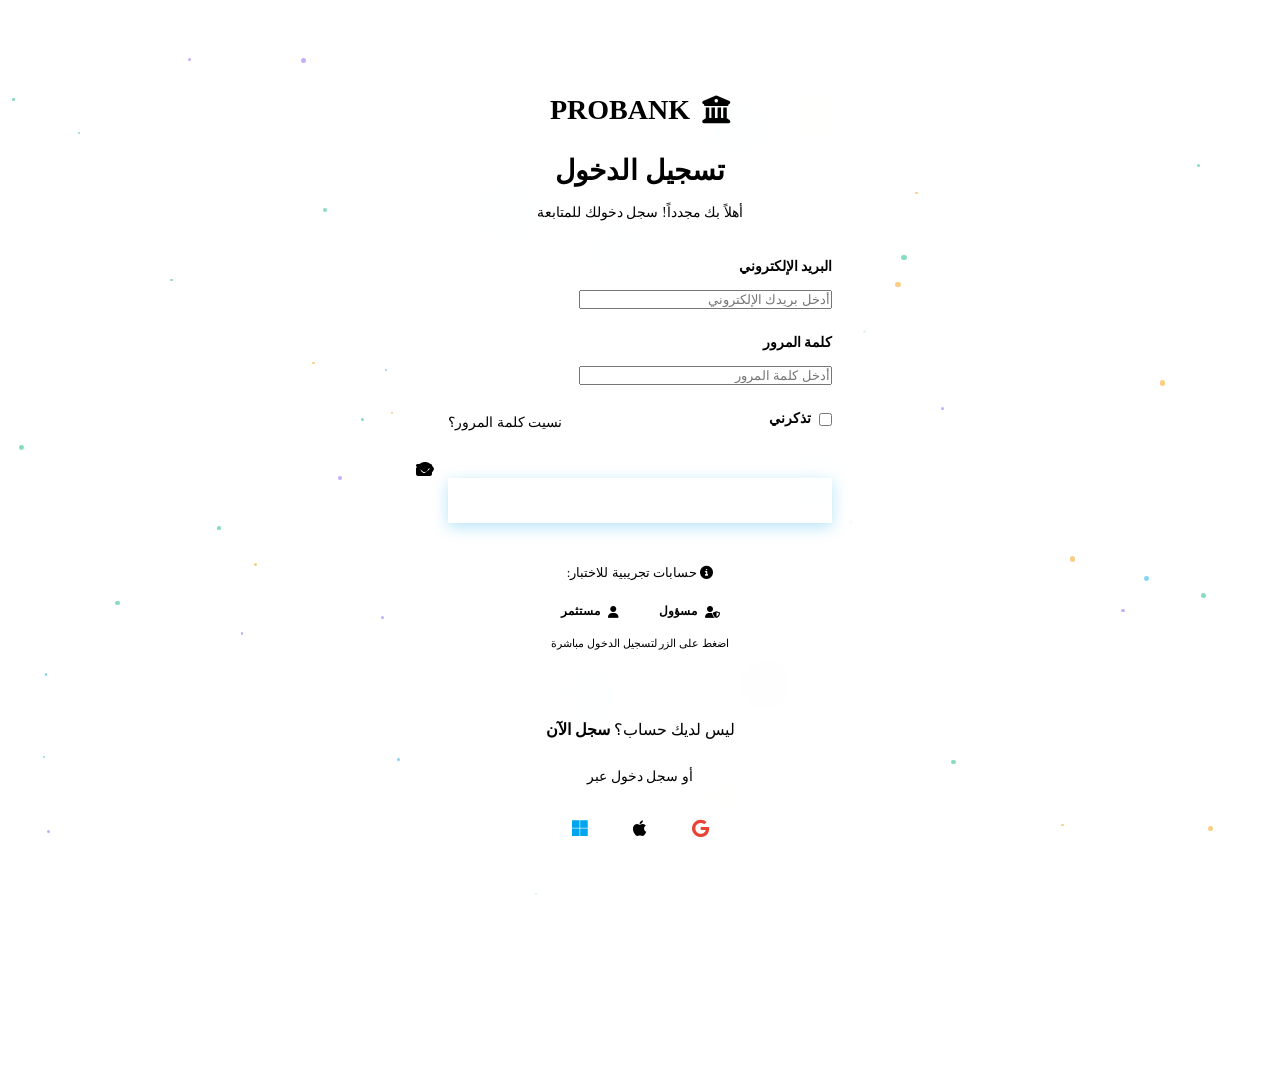
<file: academy.html>
<!DOCTYPE html>
<html lang="ar" dir="rtl">
<head>
    <meta charset="UTF-8">
    <meta name="viewport" content="width=device-width, initial-scale=1.0">
    <title>PROBANK - الأكاديمية</title>
    <link rel="stylesheet" href="style.css">
    <link href="https://fonts.googleapis.com/css2?family=Cairo:wght@300;400;600;700;800&display=swap" rel="stylesheet">
    <link rel="stylesheet" href="https://cdnjs.cloudflare.com/ajax/libs/font-awesome/6.4.0/css/all.min.css">
</head>
<body>
    <div class="particles-container" id="particles"></div>

    <!-- Sidebar -->
    <aside class="sidebar" id="sidebar">
        <div class="sidebar-header">
            <div class="logo">
                <i class="fas fa-university"></i>
                <span>PROBANK</span>
            </div>
            <button class="sidebar-toggle" id="sidebarToggle">
                <i class="fas fa-bars"></i>
            </button>
        </div>
        <nav class="sidebar-nav">
            <a href="dashboard.html" class="nav-item">
                <i class="fas fa-home"></i>
                <span>الرئيسية</span>
            </a>
            <a href="transactions.html" class="nav-item">
                <i class="fas fa-exchange-alt"></i>
                <span>المعاملات</span>
            </a>
            <a href="investments.html" class="nav-item">
                <i class="fas fa-chart-line"></i>
                <span>الاستثمارات</span>
            </a>
            <a href="reports.html" class="nav-item">
                <i class="fas fa-file-alt"></i>
                <span>التقارير</span>
            </a>
            <a href="academy.html" class="nav-item active">
                <i class="fas fa-graduation-cap"></i>
                <span>الأكاديمية</span>
            </a>
            <a href="settings.html" class="nav-item">
                <i class="fas fa-cog"></i>
                <span>الإعدادات</span>
            </a>
            <div class="nav-divider"></div>
            <a href="admin.html" class="nav-item">
                <i class="fas fa-shield-alt"></i>
                <span>لوحة الإدارة</span>
            </a>
        </nav>
        <div class="sidebar-footer">
            <div class="user-info">
                <img src="https://ui-avatars.com/api/?name=Ahmed+Mohamed&background=0ea5e9&color=fff" alt="User" class="user-avatar">
                <div class="user-details">
                    <span class="user-name">أحمد محمد</span>
                    <span class="user-role">مستثمر</span>
                </div>
            </div>
        </div>
    </aside>

    <!-- Main Content -->
    <main class="main-content">
        <!-- Top Bar -->
        <header class="top-bar">
            <div class="search-box">
                <i class="fas fa-search"></i>
                <input type="text" placeholder="البحث في الدورات...">
            </div>
            <div class="top-bar-actions">
                <button class="btn-icon" id="themeToggle">
                    <i class="fas fa-moon"></i>
                </button>
                <button class="btn-icon" id="notificationsBtn">
                    <i class="fas fa-bell"></i>
                    <span class="badge">3</span>
                </button>
                <div class="user-dropdown">
                    <img src="https://ui-avatars.com/api/?name=Ahmed+Mohamed&background=0ea5e9&color=fff" alt="User" class="user-avatar">
                </div>
            </div>
        </header>

        <!-- Academy Content -->
        <div class="content-wrapper">
            <div class="page-header">
                <h1>أكاديمية PROBANK</h1>
                <p>تعلم أساسيات الاستثمار واستراتيجيات بناء الثروة</p>
            </div>

            <!-- Progress Overview -->
            <div class="stats-grid">
                <div class="stat-card glass">
                    <div class="stat-icon" style="background: linear-gradient(135deg, #0ea5e9, #0284c7);">
                        <i class="fas fa-book-open"></i>
                    </div>
                    <div class="stat-info">
                        <span class="stat-value">12</span>
                        <span class="stat-label">دورة متاحة</span>
                    </div>
                </div>
                <div class="stat-card glass">
                    <div class="stat-icon" style="background: linear-gradient(135deg, #10b981, #059669);">
                        <i class="fas fa-check-circle"></i>
                    </div>
                    <div class="stat-info">
                        <span class="stat-value">4</span>
                        <span class="stat-label">دورات مكتملة</span>
                    </div>
                </div>
                <div class="stat-card glass">
                    <div class="stat-icon" style="background: linear-gradient(135deg, #f59e0b, #d97706);">
                        <i class="fas fa-clock"></i>
                    </div>
                    <div class="stat-info">
                        <span class="stat-value">24</span>
                        <span class="stat-label">ساعة تعليم</span>
                    </div>
                </div>
                <div class="stat-card glass">
                    <div class="stat-icon" style="background: linear-gradient(135deg, #8b5cf6, #7c3aed);">
                        <i class="fas fa-trophy"></i>
                    </div>
                    <div class="stat-info">
                        <span class="stat-value">3</span>
                        <span class="stat-label">شهادات</span>
                    </div>
                </div>
            </div>

            <!-- My Courses -->
            <div class="content-card glass">
                <div class="card-header">
                    <h3><i class="fas fa-play-circle"></i> دوراتي</h3>
                </div>
                <div class="investments-grid">
                    <div class="course-card glass">
                        <div class="course-image" style="background: linear-gradient(135deg, #0ea5e9, #0284c7);">
                            <i class="fas fa-chart-line"></i>
                        </div>
                        <h4>أساسيات الاستثمار</h4>
                        <p>تعلم المفاهيم الأساسية للاستثمار وكيفية بناء محفظة متنوعة</p>
                        <div class="course-progress">
                            <div style="display: flex; justify-content: space-between; margin-bottom: 8px;">
                                <span style="font-size: 13px; color: var(--text-muted);">التقدم</span>
                                <span style="font-size: 13px; font-weight: 600;">75%</span>
                            </div>
                            <div class="course-progress-bar">
                                <div class="course-progress-fill" style="width: 75%"></div>
                            </div>
                        </div>
                        <div style="margin-top: 16px;">
                            <button class="btn btn-primary btn-sm">متابعة</button>
                        </div>
                    </div>

                    <div class="course-card glass">
                        <div class="course-image" style="background: linear-gradient(135deg, #10b981, #059669);">
                            <i class="fas fa-shield-alt"></i>
                        </div>
                        <h4>إدارة المخاطر</h4>
                        <p>كيفية تقييم وإدارة المخاطر في الاستثمارات المختلفة</p>
                        <div class="course-progress">
                            <div style="display: flex; justify-content: space-between; margin-bottom: 8px;">
                                <span style="font-size: 13px; color: var(--text-muted);">التقدم</span>
                                <span style="font-size: 13px; font-weight: 600;">30%</span>
                            </div>
                            <div class="course-progress-bar">
                                <div class="course-progress-fill" style="width: 30%"></div>
                            </div>
                        </div>
                        <div style="margin-top: 16px;">
                            <button class="btn btn-primary btn-sm">متابعة</button>
                        </div>
                    </div>

                    <div class="course-card glass">
                        <div class="course-image" style="background: linear-gradient(135deg, #f59e0b, #d97706);">
                            <i class="fas fa-building"></i>
                        </div>
                        <h4>الاستثمار العقاري</h4>
                        <p>دليلك الشامل للاستثمار في العقارات وتحقيق عوائد مرتفعة</p>
                        <div class="course-progress">
                            <div style="display: flex; justify-content: space-between; margin-bottom: 8px;">
                                <span style="font-size: 13px; color: var(--text-muted);">التقدم</span>
                                <span style="font-size: 13px; font-weight: 600;">0%</span>
                            </div>
                            <div class="course-progress-bar">
                                <div class="course-progress-fill" style="width: 0%"></div>
                            </div>
                        </div>
                        <div style="margin-top: 16px;">
                            <button class="btn btn-outline btn-sm">ابدأ الآن</button>
                        </div>
                    </div>
                </div>
            </div>

            <!-- All Courses -->
            <div class="content-card glass">
                <div class="card-header">
                    <h3><i class="fas fa-list"></i> جميع الدورات</h3>
                </div>
                <div class="investments-grid">
                    <div class="course-card glass">
                        <div class="course-image" style="background: linear-gradient(135deg, #0ea5e9, #0284c7);">
                            <i class="fas fa-chart-line"></i>
                        </div>
                        <h4>أساسيات الاستثمار</h4>
                        <p>تعلم المفاهيم الأساسية للاستثمار</p>
                        <div style="display: flex; gap: 8px; margin-top: 12px;">
                            <span class="badge badge-primary">12 درس</span>
                            <span class="badge badge-success">مبتدئ</span>
                        </div>
                        <div style="margin-top: 16px;">
                            <button class="btn btn-primary btn-sm">سجل الآن</button>
                        </div>
                    </div>

                    <div class="course-card glass">
                        <div class="course-image" style="background: linear-gradient(135deg, #10b981, #059669);">
                            <i class="fas fa-shield-alt"></i>
                        </div>
                        <h4>إدارة المخاطر</h4>
                        <p>تقييم وإدارة المخاطر الاستثمارية</p>
                        <div style="display: flex; gap: 8px; margin-top: 12px;">
                            <span class="badge badge-primary">8 دروس</span>
                            <span class="badge badge-warning">متوسط</span>
                        </div>
                        <div style="margin-top: 16px;">
                            <button class="btn btn-primary btn-sm">سجل الآن</button>
                        </div>
                    </div>

                    <div class="course-card glass">
                        <div class="course-image" style="background: linear-gradient(135deg, #f59e0b, #d97706);">
                            <i class="fas fa-building"></i>
                        </div>
                        <h4>الاستثمار العقاري</h4>
                        <p>دليل الاستثمار في العقارات</p>
                        <div style="display: flex; gap: 8px; margin-top: 12px;">
                            <span class="badge badge-primary">15 درس</span>
                            <span class="badge badge-warning">متوسط</span>
                        </div>
                        <div style="margin-top: 16px;">
                            <button class="btn btn-primary btn-sm">سجل الآن</button>
                        </div>
                    </div>

                    <div class="course-card glass">
                        <div class="course-image" style="background: linear-gradient(135deg, #8b5cf6, #7c3aed);">
                            <i class="fas fa-microchip"></i>
                        </div>
                        <h4>الاستثمار التقني</h4>
                        <p>استثمار في شركات التكنولوجيا</p>
                        <div style="display: flex; gap: 8px; margin-top: 12px;">
                            <span class="badge badge-primary">10 دروس</span>
                            <span class="badge badge-danger">متقدم</span>
                        </div>
                        <div style="margin-top: 16px;">
                            <button class="btn btn-primary btn-sm">سجل الآن</button>
                        </div>
                    </div>

                    <div class="course-card glass">
                        <div class="course-image" style="background: linear-gradient(135deg, #ef4444, #dc2626);">
                            <i class="fas fa-leaf"></i>
                        </div>
                        <h4>الاستثمار المستدام</h4>
                        <p>استثمار في الطاقة المتجددة</p>
                        <div style="display: flex; gap: 8px; margin-top: 12px;">
                            <span class="badge badge-primary">6 دروس</span>
                            <span class="badge badge-success">مبتدئ</span>
                        </div>
                        <div style="margin-top: 16px;">
                            <button class="btn btn-primary btn-sm">سجل الآن</button>
                        </div>
                    </div>

                    <div class="course-card glass">
                        <div class="course-image" style="background: linear-gradient(135deg, #06b6d4, #0891b2);">
                            <i class="fas fa-coins"></i>
                        </div>
                        <h4>التخطيط المالي</h4>
                        <p>بناء خطة مالية شخصية</p>
                        <div style="display: flex; gap: 8px; margin-top: 12px;">
                            <span class="badge badge-primary">9 دروس</span>
                            <span class="badge badge-success">مبتدئ</span>
                        </div>
                        <div style="margin-top: 16px;">
                            <button class="btn btn-primary btn-sm">سجل الآن</button>
                        </div>
                    </div>
                </div>
            </div>
        </div>
    </main>

    <script src="script.js"></script>
    <script>
        if (!isLoggedIn()) { window.location.href = "login.html"; }
    </script>
</body>
</html>
</file>
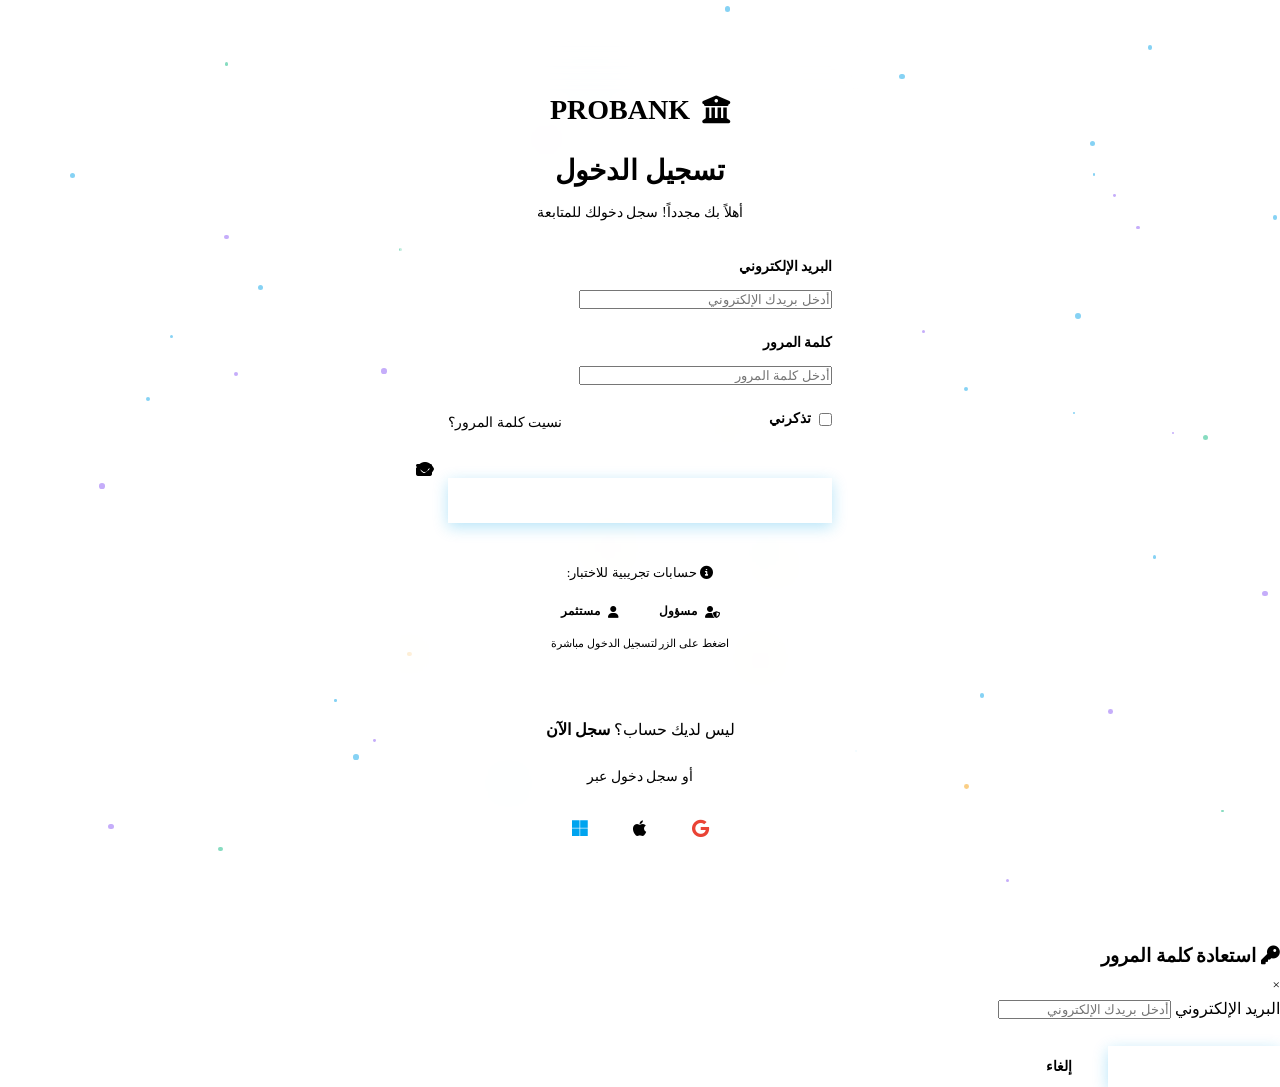
<file: investments-admin.html>
<!DOCTYPE html>
<html lang="ar" dir="rtl">
<head>
    <meta charset="UTF-8">
    <meta name="viewport" content="width=device-width, initial-scale=1.0">
    <title>PROBANK - إدارة الاستثمارات</title>
    <link rel="stylesheet" href="style.css">
    <link href="https://fonts.googleapis.com/css2?family=Cairo:wght@300;400;600;700;800&display=swap" rel="stylesheet">
    <link rel="stylesheet" href="https://cdnjs.cloudflare.com/ajax/libs/font-awesome/6.4.0/css/all.min.css">
</head>
<body>
    <div class="particles-container" id="particles"></div>

    <!-- Sidebar -->
    <aside class="sidebar" id="sidebar">
        <div class="sidebar-header">
            <div class="logo">
                <i class="fas fa-university"></i>
                <span>PROBANK</span>
            </div>
            <button class="sidebar-toggle" id="sidebarToggle">
                <i class="fas fa-bars"></i>
            </button>
        </div>
        <nav class="sidebar-nav">
            <a href="dashboard.html" class="nav-item">
                <i class="fas fa-home"></i>
                <span>الرئيسية</span>
            </a>
            <a href="transactions.html" class="nav-item">
                <i class="fas fa-exchange-alt"></i>
                <span>المعاملات</span>
            </a>
            <a href="investments.html" class="nav-item">
                <i class="fas fa-chart-line"></i>
                <span>الاستثمارات</span>
            </a>
            <a href="reports.html" class="nav-item">
                <i class="fas fa-file-alt"></i>
                <span>التقارير</span>
            </a>
            <a href="academy.html" class="nav-item">
                <i class="fas fa-graduation-cap"></i>
                <span>الأكاديمية</span>
            </a>
            <a href="settings.html" class="nav-item">
                <i class="fas fa-cog"></i>
                <span>الإعدادات</span>
            </a>
            <div class="nav-divider"></div>
            <a href="admin.html" class="nav-item">
                <i class="fas fa-shield-alt"></i>
                <span>لوحة الإدارة</span>
            </a>
            <a href="users.html" class="nav-item">
                <i class="fas fa-users"></i>
                <span>المستخدمين</span>
            </a>
            <a href="investments-admin.html" class="nav-item active">
                <i class="fas fa-chart-pie"></i>
                <span>الاستثمارات</span>
            </a>
            <a href="transactions-admin.html" class="nav-item">
                <i class="fas fa-list-alt"></i>
                <span>المعاملات</span>
            </a>
            <a href="reports-admin.html" class="nav-item">
                <i class="fas fa-chart-bar"></i>
                <span>التقارير</span>
            </a>
            <a href="settings-admin.html" class="nav-item">
                <i class="fas fa-cogs"></i>
                <span>إعدادات النظام</span>
            </a>
        </nav>
        <div class="sidebar-footer">
            <div class="user-info">
                <img src="https://ui-avatars.com/api/?name=Admin+User&background=ef4444&color=fff" alt="Admin" class="user-avatar">
                <div class="user-details">
                    <span class="user-name">مدير النظام</span>
                    <span class="user-role">مسؤول</span>
                </div>
            </div>
        </div>
    </aside>

    <!-- Main Content -->
    <main class="main-content">
        <!-- Top Bar -->
        <header class="top-bar">
            <div class="search-box">
                <i class="fas fa-search"></i>
                <input type="text" placeholder="البحث في الاستثمارات...">
            </div>
            <div class="top-bar-actions">
                <button class="btn-icon" id="themeToggle">
                    <i class="fas fa-moon"></i>
                </button>
                <button class="btn-icon" id="notificationsBtn">
                    <i class="fas fa-bell"></i>
                    <span class="badge">2</span>
                </button>
                <div class="user-dropdown">
                    <img src="https://ui-avatars.com/api/?name=Admin+User&background=ef4444&color=fff" alt="Admin" class="user-avatar">
                </div>
            </div>
        </header>

        <!-- Investments Content -->
        <div class="content-wrapper">
            <div class="page-header">
                <h1>إدارة الاستثمارات</h1>
                <p>إدارة فرص الاستثمار والمحافظ الاستثمارية</p>
            </div>

            <!-- Stats Cards -->
            <div class="stats-grid">
                <div class="stat-card glass">
                    <div class="stat-icon" style="background: linear-gradient(135deg, #0ea5e9, #0284c7);">
                        <i class="fas fa-chart-pie"></i>
                    </div>
                    <div class="stat-info">
                        <span class="stat-value">$45.2M</span>
                        <span class="stat-label">إجمالي الاستثمارات</span>
                    </div>
                    <div class="stat-trend up">
                        <i class="fas fa-arrow-up"></i>
                        <span>+15.3%</span>
                    </div>
                </div>
                <div class="stat-card glass">
                    <div class="stat-icon" style="background: linear-gradient(135deg, #10b981, #059669);">
                        <i class="fas fa-hand-holding-usd"></i>
                    </div>
                    <div class="stat-info">
                        <span class="stat-value">$3.8M</span>
                        <span class="stat-label">الأرباح الشهرية</span>
                    </div>
                    <div class="stat-trend up">
                        <i class="fas fa-arrow-up"></i>
                        <span>+22%</span>
                    </div>
                </div>
                <div class="stat-card glass">
                    <div class="stat-icon" style="background: linear-gradient(135deg, #f59e0b, #d97706);">
                        <i class="fas fa-briefcase"></i>
                    </div>
                    <div class="stat-info">
                        <span class="stat-value">156</span>
                        <span class="stat-label">فرص استثمارية</span>
                    </div>
                    <div class="stat-trend up">
                        <i class="fas fa-arrow-up"></i>
                        <span>+8</span>
                    </div>
                </div>
                <div class="stat-card glass">
                    <div class="stat-icon" style="background: linear-gradient(135deg, #8b5cf6, #7c3aed);">
                        <i class="fas fa-percentage"></i>
                    </div>
                    <div class="stat-info">
                        <span class="stat-value">12.4%</span>
                        <span class="stat-label">متوسط العائد</span>
                    </div>
                    <div class="stat-trend up">
                        <i class="fas fa-arrow-up"></i>
                        <span>+1.2%</span>
                    </div>
                </div>
            </div>

            <!-- Investment Opportunities -->
            <div class="content-card glass">
                <div class="card-header">
                    <h3><i class="fas fa-briefcase"></i> فرص الاستثمار المتاحة</h3>
                    <div class="card-actions">
                        <button class="btn btn-primary" onclick="showAddInvestmentModal()">
                            <i class="fas fa-plus"></i> إضافة فرصة
                        </button>
                    </div>
                </div>

                <div class="investments-grid">
                    <div class="investment-card glass">
                        <div class="investment-header">
                            <div class="investment-icon" style="background: linear-gradient(135deg, #0ea5e9, #0284c7);">
                                <i class="fas fa-building"></i>
                            </div>
                            <div class="investment-status active">نشط</div>
                        </div>
                        <h4>صندوق العقارات السكنية</h4>
                        <p>استثمار في مشاريع عقارية سكنية مميزة</p>
                        <div class="investment-details">
                            <div class="detail-item">
                                <span class="detail-label">العائد السنوي</span>
                                <span class="detail-value">14.5%</span>
                            </div>
                            <div class="detail-item">
                                <span class="detail-label">الحد الأدنى</span>
                                <span class="detail-value">$5,000</span>
                            </div>
                            <div class="detail-item">
                                <span class="detail-label">المدة</span>
                                <span class="detail-value">24 شهر</span>
                            </div>
                            <div class="detail-item">
                                <span class="detail-label">المستثمرون</span>
                                <span class="detail-value">234</span>
                            </div>
                        </div>
                        <div class="investment-progress">
                            <div class="progress-info">
                                <span>تم جمع $2.3M من $5M</span>
                                <span>46%</span>
                            </div>
                            <div class="progress-bar">
                                <div class="progress-fill" style="width: 46%"></div>
                            </div>
                        </div>
                        <div class="investment-actions">
                            <button class="btn btn-primary btn-sm">تعديل</button>
                            <button class="btn btn-outline btn-sm">تفاصيل</button>
                        </div>
                    </div>

                    <div class="investment-card glass">
                        <div class="investment-header">
                            <div class="investment-icon" style="background: linear-gradient(135deg, #10b981, #059669);">
                                <i class="fas fa-leaf"></i>
                            </div>
                            <div class="investment-status active">نشط</div>
                        </div>
                        <h4>صندوق الطاقة المتجددة</h4>
                        <p>استثمار في مشاريع الطاقة الشمسية وطاقة الرياح</p>
                        <div class="investment-details">
                            <div class="detail-item">
                                <span class="detail-label">العائد السنوي</span>
                                <span class="detail-value">16.2%</span>
                            </div>
                            <div class="detail-item">
                                <span class="detail-label">الحد الأدنى</span>
                                <span class="detail-value">$10,000</span>
                            </div>
                            <div class="detail-item">
                                <span class="detail-label">المدة</span>
                                <span class="detail-value">36 شهر</span>
                            </div>
                            <div class="detail-item">
                                <span class="detail-label">المستثمرون</span>
                                <span class="detail-value">189</span>
                            </div>
                        </div>
                        <div class="investment-progress">
                            <div class="progress-info">
                                <span>تم جمع $8.1M من $10M</span>
                                <span>81%</span>
                            </div>
                            <div class="progress-bar">
                                <div class="progress-fill" style="width: 81%"></div>
                            </div>
                        </div>
                        <div class="investment-actions">
                            <button class="btn btn-primary btn-sm">تعديل</button>
                            <button class="btn btn-outline btn-sm">تفاصيل</button>
                        </div>
                    </div>

                    <div class="investment-card glass">
                        <div class="investment-header">
                            <div class="investment-icon" style="background: linear-gradient(135deg, #f59e0b, #d97706);">
                                <i class="fas fa-microchip"></i>
                            </div>
                            <div class="investment-status pending">قريباً</div>
                        </div>
                        <h4>صندوق التكنولوجيا الناشئة</h4>
                        <p>استثمار في شركات التكنولوجيا الناشئة والذكاء الاصطناعي</p>
                        <div class="investment-details">
                            <div class="detail-item">
                                <span class="detail-label">العائد المتوقع</span>
                                <span class="detail-value">20%+</span>
                            </div>
                            <div class="detail-item">
                                <span class="detail-label">الحد الأدنى</span>
                                <span class="detail-value">$15,000</span>
                            </div>
                            <div class="detail-item">
                                <span class="detail-label">المدة</span>
                                <span class="detail-value">48 شهر</span>
                            </div>
                            <div class="detail-item">
                                <span class="detail-label">الهدف</span>
                                <span class="detail-value">$20M</span>
                            </div>
                        </div>
                        <div class="investment-progress">
                            <div class="progress-info">
                                <span>يبدأ بعد 15 يوم</span>
                                <span>0%</span>
                            </div>
                            <div class="progress-bar">
                                <div class="progress-fill" style="width: 0%"></div>
                            </div>
                        </div>
                        <div class="investment-actions">
                            <button class="btn btn-primary btn-sm">تعديل</button>
                            <button class="btn btn-outline btn-sm">تفاصيل</button>
                        </div>
                    </div>
                </div>
            </div>

            <!-- Active Investments Table -->
            <div class="content-card glass">
                <div class="card-header">
                    <h3><i class="fas fa-list"></i> الاستثمارات النشطة</h3>
                    <div class="card-actions">
                        <button class="btn btn-outline">
                            <i class="fas fa-filter"></i> فلترة
                        </button>
                        <button class="btn btn-outline">
                            <i class="fas fa-download"></i> تصدير
                        </button>
                    </div>
                </div>

                <div class="table-responsive">
                    <table class="data-table">
                        <thead>
                            <tr>
                                <th>المشروع</th>
                                <th>المستثمر</th>
                                <th>المبلغ</th>
                                <th>العائد</th>
                                <th>تاريخ البدء</th>
                                <th>تاريخ الانتهاء</th>
                                <th>الحالة</th>
                                <th>الإجراءات</th>
                            </tr>
                        </thead>
                        <tbody>
                            <tr>
                                <td>
                                    <div class="project-cell">
                                        <div class="project-icon" style="background: linear-gradient(135deg, #0ea5e9, #0284c7);">
                                            <i class="fas fa-building"></i>
                                        </div>
                                        <span>صندوق العقارات السكنية</span>
                                    </div>
                                </td>
                                <td>أحمد محمد</td>
                                <td>$25,000</td>
                                <td><span class="text-success">+14.5%</span></td>
                                <td>2024-01-15</td>
                                <td>2026-01-15</td>
                                <td><span class="status-badge active">نشط</span></td>
                                <td>
                                    <div class="action-buttons">
                                        <button class="btn-icon-sm"><i class="fas fa-eye"></i></button>
                                        <button class="btn-icon-sm"><i class="fas fa-edit"></i></button>
                                    </div>
                                </td>
                            </tr>
                            <tr>
                                <td>
                                    <div class="project-cell">
                                        <div class="project-icon" style="background: linear-gradient(135deg, #10b981, #059669);">
                                            <i class="fas fa-leaf"></i>
                                        </div>
                                        <span>صندوق الطاقة المتجددة</span>
                                    </div>
                                </td>
                                <td>سارة آل سعود</td>
                                <td>$50,000</td>
                                <td><span class="text-success">+16.2%</span></td>
                                <td>2024-02-01</td>
                                <td>2027-02-01</td>
                                <td><span class="status-badge active">نشط</span></td>
                                <td>
                                    <div class="action-buttons">
                                        <button class="btn-icon-sm"><i class="fas fa-eye"></i></button>
                                        <button class="btn-icon-sm"><i class="fas fa-edit"></i></button>
                                    </div>
                                </td>
                            </tr>
                            <tr>
                                <td>
                                    <div class="project-cell">
                                        <div class="project-icon" style="background: linear-gradient(135deg, #f59e0b, #d97706);">
                                            <i class="fas fa-microchip"></i>
                                        </div>
                                        <span>صندوق التكنولوجيا الناشئة</span>
                                    </div>
                                </td>
                                <td>خالد الراشد</td>
                                <td>$100,000</td>
                                <td><span class="text-warning">قريباً</span></td>
                                <td>2024-07-01</td>
                                <td>2028-07-01</td>
                                <td><span class="status-badge pending">قيد الانتظار</span></td>
                                <td>
                                    <div class="action-buttons">
                                        <button class="btn-icon-sm"><i class="fas fa-eye"></i></button>
                                        <button class="btn-icon-sm"><i class="fas fa-edit"></i></button>
                                    </div>
                                </td>
                            </tr>
                        </tbody>
                    </table>
                </div>
            </div>
        </div>
    </main>

    <!-- Add Investment Modal -->
    <div class="modal" id="addInvestmentModal">
        <div class="modal-content glass">
            <div class="modal-header">
                <h3><i class="fas fa-plus-circle"></i> إضافة فرصة استثمارية</h3>
                <button class="modal-close" onclick="closeAddInvestmentModal()">&times;</button>
            </div>
            <form class="modal-form">
                <div class="form-group">
                    <label>اسم المشروع</label>
                    <input type="text" class="form-input" placeholder="أدخل اسم المشروع">
                </div>
                <div class="form-group">
                    <label>وصف المشروع</label>
                    <textarea class="form-input" rows="3" placeholder="أدخل وصف المشروع"></textarea>
                </div>
                <div class="form-row">
                    <div class="form-group">
                        <label>العائد السنوي المتوقع (%)</label>
                        <input type="number" class="form-input" placeholder="مثال: 15">
                    </div>
                    <div class="form-group">
                        <label>الحد الأدنى للاستثمار</label>
                        <input type="number" class="form-input" placeholder="مثال: 5000">
                    </div>
                </div>
                <div class="form-row">
                    <div class="form-group">
                        <label>المدة (بالأشهر)</label>
                        <input type="number" class="form-input" placeholder="مثال: 24">
                    </div>
                    <div class="form-group">
                        <label>الهدف الاستثماري</label>
                        <input type="number" class="form-input" placeholder="مثال: 5000000">
                    </div>
                </div>
                <div class="form-group">
                    <label>فئة المشروع</label>
                    <select class="form-input">
                        <option>عقارات</option>
                        <option>طاقة متجددة</option>
                        <option>تكنولوجيا</option>
                        <option>صحة</option>
                        <option>تعليم</option>
                        <option>أخرى</option>
                    </select>
                </div>
                <div class="form-actions">
                    <button type="submit" class="btn btn-primary">إضافة الفرصة</button>
                    <button type="button" class="btn btn-outline" onclick="closeAddInvestmentModal()">إلغاء</button>
                </div>
            </form>
        </div>
    </div>

    <script src="script.js"></script>
    <script>
        if (!isLoggedIn()) { window.location.href = "login.html"; }
    </script>
</body>
</html>
</file>
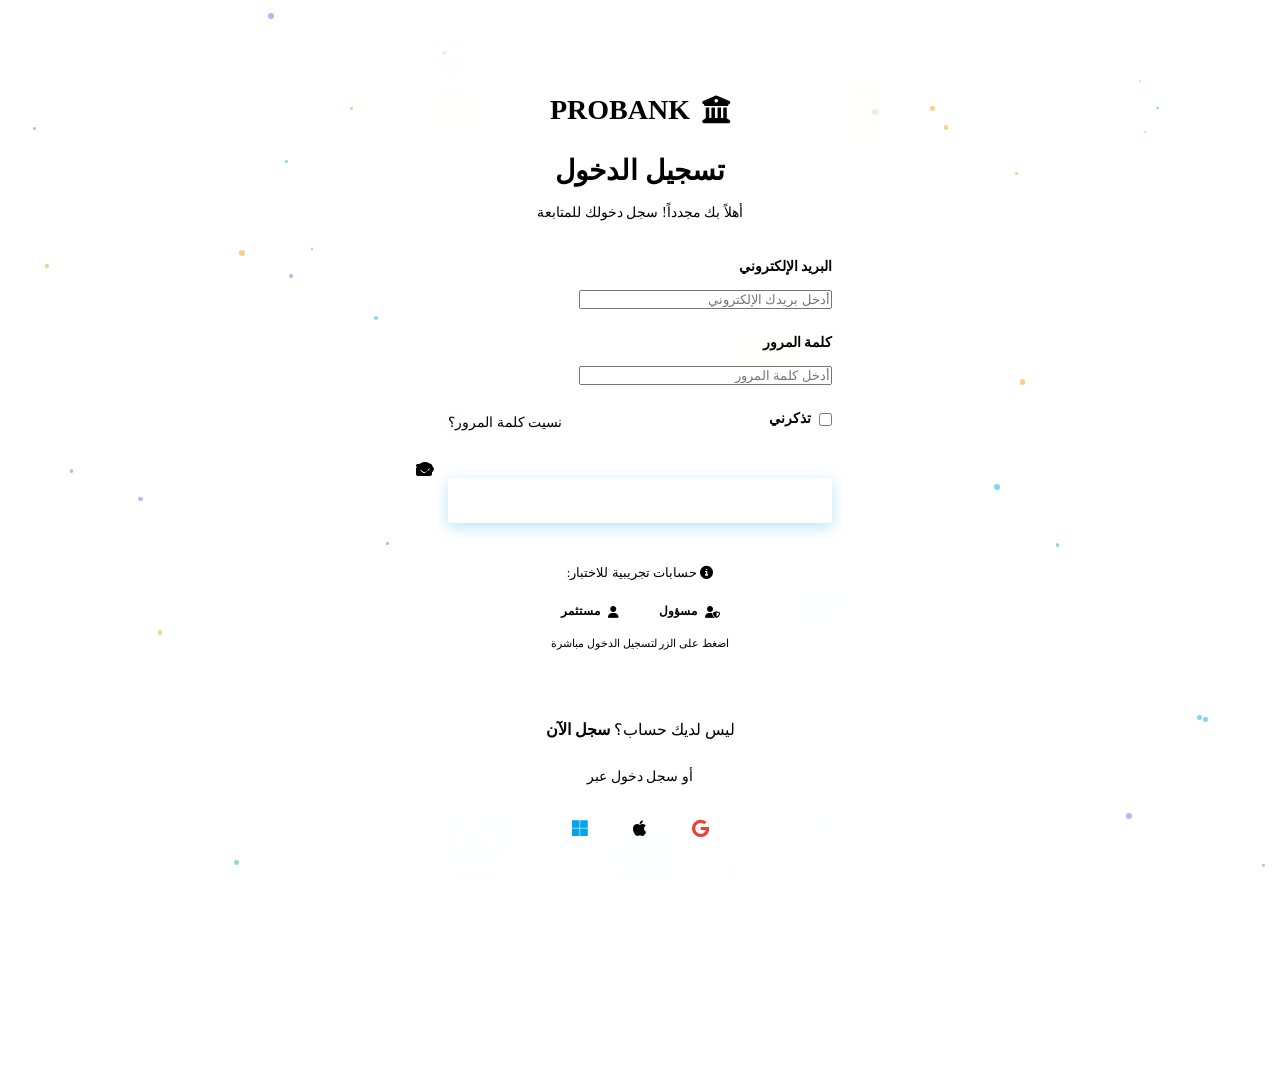
<file: investments.html>
<!DOCTYPE html>
<html lang="ar" dir="rtl">
<head>
    <meta charset="UTF-8">
    <meta name="viewport" content="width=device-width, initial-scale=1.0">
    <title>PROBANK - الاستثمارات</title>
    <link rel="stylesheet" href="style.css">
    <link href="https://fonts.googleapis.com/css2?family=Cairo:wght@300;400;600;700;800&display=swap" rel="stylesheet">
    <link rel="stylesheet" href="https://cdnjs.cloudflare.com/ajax/libs/font-awesome/6.4.0/css/all.min.css">
</head>
<body>
    <div class="particles-container" id="particles"></div>

    <!-- Sidebar -->
    <aside class="sidebar" id="sidebar">
        <div class="sidebar-header">
            <div class="logo">
                <i class="fas fa-university"></i>
                <span>PROBANK</span>
            </div>
            <button class="sidebar-toggle" id="sidebarToggle">
                <i class="fas fa-bars"></i>
            </button>
        </div>
        <nav class="sidebar-nav">
            <a href="dashboard.html" class="nav-item">
                <i class="fas fa-home"></i>
                <span>الرئيسية</span>
            </a>
            <a href="transactions.html" class="nav-item">
                <i class="fas fa-exchange-alt"></i>
                <span>المعاملات</span>
            </a>
            <a href="investments.html" class="nav-item active">
                <i class="fas fa-chart-line"></i>
                <span>الاستثمارات</span>
            </a>
            <a href="reports.html" class="nav-item">
                <i class="fas fa-file-alt"></i>
                <span>التقارير</span>
            </a>
            <a href="academy.html" class="nav-item">
                <i class="fas fa-graduation-cap"></i>
                <span>الأكاديمية</span>
            </a>
            <a href="settings.html" class="nav-item">
                <i class="fas fa-cog"></i>
                <span>الإعدادات</span>
            </a>
            <div class="nav-divider"></div>
            <a href="admin.html" class="nav-item">
                <i class="fas fa-shield-alt"></i>
                <span>لوحة الإدارة</span>
            </a>
        </nav>
        <div class="sidebar-footer">
            <div class="user-info">
                <img src="https://ui-avatars.com/api/?name=Ahmed+Mohamed&background=0ea5e9&color=fff" alt="User" class="user-avatar">
                <div class="user-details">
                    <span class="user-name">أحمد محمد</span>
                    <span class="user-role">مستثمر</span>
                </div>
            </div>
        </div>
    </aside>

    <!-- Main Content -->
    <main class="main-content">
        <!-- Top Bar -->
        <header class="top-bar">
            <div class="search-box">
                <i class="fas fa-search"></i>
                <input type="text" placeholder="البحث في الاستثمارات...">
            </div>
            <div class="top-bar-actions">
                <button class="btn-icon" id="themeToggle">
                    <i class="fas fa-moon"></i>
                </button>
                <button class="btn-icon" id="notificationsBtn">
                    <i class="fas fa-bell"></i>
                    <span class="badge">3</span>
                </button>
                <div class="user-dropdown">
                    <img src="https://ui-avatars.com/api/?name=Ahmed+Mohamed&background=0ea5e9&color=fff" alt="User" class="user-avatar">
                </div>
            </div>
        </header>

        <!-- Investments Content -->
        <div class="content-wrapper">
            <div class="page-header">
                <h1>محفظة الاستثمارات</h1>
                <p>إدارة ومراقبة استثماراتك</p>
            </div>

            <!-- Stats Cards -->
            <div class="stats-grid">
                <div class="stat-card glass">
                    <div class="stat-icon" style="background: linear-gradient(135deg, #0ea5e9, #0284c7);">
                        <i class="fas fa-wallet"></i>
                    </div>
                    <div class="stat-info">
                        <span class="stat-value">$35,000</span>
                        <span class="stat-label">إجمالي المستثمر</span>
                    </div>
                    <div class="stat-trend up">
                        <i class="fas fa-arrow-up"></i>
                        <span>+18%</span>
                    </div>
                </div>
                <div class="stat-card glass">
                    <div class="stat-icon" style="background: linear-gradient(135deg, #10b981, #059669);">
                        <i class="fas fa-hand-holding-usd"></i>
                    </div>
                    <div class="stat-info">
                        <span class="stat-value">$2,450</span>
                        <span class="stat-label">الأرباح المحققة</span>
                    </div>
                    <div class="stat-trend up">
                        <i class="fas fa-arrow-up"></i>
                        <span>+12%</span>
                    </div>
                </div>
                <div class="stat-card glass">
                    <div class="stat-icon" style="background: linear-gradient(135deg, #f59e0b, #d97706);">
                        <i class="fas fa-percentage"></i>
                    </div>
                    <div class="stat-info">
                        <span class="stat-value">14.2%</span>
                        <span class="stat-label">متوسط العائد</span>
                    </div>
                    <div class="stat-trend up">
                        <i class="fas fa-arrow-up"></i>
                        <span>+1.5%</span>
                    </div>
                </div>
                <div class="stat-card glass">
                    <div class="stat-icon" style="background: linear-gradient(135deg, #8b5cf6, #7c3aed);">
                        <i class="fas fa-clock"></i>
                    </div>
                    <div class="stat-info">
                        <span class="stat-value">8</span>
                        <span class="stat-label">أشهر متبقية</span>
                    </div>
                    <div class="stat-trend down">
                        <i class="fas fa-arrow-down"></i>
                        <span>-2</span>
                    </div>
                </div>
            </div>

            <!-- My Investments -->
            <div class="content-card glass">
                <div class="card-header">
                    <h3><i class="fas fa-briefcase"></i> استثماراتي</h3>
                    <a href="investments-admin.html" class="btn btn-primary btn-sm">
                        <i class="fas fa-plus"></i> استثمار جديد
                    </a>
                </div>

                <div class="investments-grid">
                    <div class="investment-card glass">
                        <div class="investment-header">
                            <div class="investment-icon" style="background: linear-gradient(135deg, #0ea5e9, #0284c7);">
                                <i class="fas fa-building"></i>
                            </div>
                            <div class="investment-status active">نشط</div>
                        </div>
                        <h4>صندوق العقارات السكنية</h4>
                        <p>استثمار في مشاريع عقارية سكنية مميزة</p>
                        <div class="investment-details">
                            <div class="detail-item">
                                <span class="detail-label">المبلغ المستثمر</span>
                                <span class="detail-value">$15,000</span>
                            </div>
                            <div class="detail-item">
                                <span class="detail-label">العائد السنوي</span>
                                <span class="detail-value">14.5%</span>
                            </div>
                            <div class="detail-item">
                                <span class="detail-label">الأرباح</span>
                                <span class="detail-value">$1,087</span>
                            </div>
                            <div class="detail-item">
                                <span class="detail-label">تاريخ البدء</span>
                                <span class="detail-value">يناير 2024</span>
                            </div>
                        </div>
                        <div class="investment-progress">
                            <div class="progress-info">
                                <span>تقدم الاستثمار</span>
                                <span>50%</span>
                            </div>
                            <div class="progress-bar">
                                <div class="progress-fill" style="width: 50%"></div>
                            </div>
                        </div>
                        <div class="investment-actions">
                            <button class="btn btn-primary btn-sm">تفاصيل</button>
                            <button class="btn btn-outline btn-sm">سحب الأرباح</button>
                        </div>
                    </div>

                    <div class="investment-card glass">
                        <div class="investment-header">
                            <div class="investment-icon" style="background: linear-gradient(135deg, #10b981, #059669);">
                                <i class="fas fa-leaf"></i>
                            </div>
                            <div class="investment-status active">نشط</div>
                        </div>
                        <h4>صندوق الطاقة المتجددة</h4>
                        <p>استثمار في مشاريع الطاقة الشمسية وطاقة الرياح</p>
                        <div class="investment-details">
                            <div class="detail-item">
                                <span class="detail-label">المبلغ المستثمر</span>
                                <span class="detail-value">$10,000</span>
                            </div>
                            <div class="detail-item">
                                <span class="detail-label">العائد السنوي</span>
                                <span class="detail-value">16.2%</span>
                            </div>
                            <div class="detail-item">
                                <span class="detail-label">الأرباح</span>
                                <span class="detail-value">$810</span>
                            </div>
                            <div class="detail-item">
                                <span class="detail-label">تاريخ البدء</span>
                                <span class="detail-value">فبراير 2024</span>
                            </div>
                        </div>
                        <div class="investment-progress">
                            <div class="progress-info">
                                <span>تقدم الاستثمار</span>
                                <span>41%</span>
                            </div>
                            <div class="progress-bar">
                                <div class="progress-fill" style="width: 41%"></div>
                            </div>
                        </div>
                        <div class="investment-actions">
                            <button class="btn btn-primary btn-sm">تفاصيل</button>
                            <button class="btn btn-outline btn-sm">سحب الأرباح</button>
                        </div>
                    </div>

                    <div class="investment-card glass">
                        <div class="investment-header">
                            <div class="investment-icon" style="background: linear-gradient(135deg, #f59e0b, #d97706);">
                                <i class="fas fa-microchip"></i>
                            </div>
                            <div class="investment-status pending">قريباً</div>
                        </div>
                        <h4>صندوق التكنولوجيا الناشئة</h4>
                        <p>استثمار في شركات التكنولوجيا الناشئة</p>
                        <div class="investment-details">
                            <div class="detail-item">
                                <span class="detail-label">المبلغ المستثمر</span>
                                <span class="detail-value">$10,000</span>
                            </div>
                            <div class="detail-item">
                                <span class="detail-label">العائد المتوقع</span>
                                <span class="detail-value">20%+</span>
                            </div>
                            <div class="detail-item">
                                <span class="detail-label">الأرباح</span>
                                <span class="detail-value">$0</span>
                            </div>
                            <div class="detail-item">
                                <span class="detail-label">تاريخ البدء</span>
                                <span class="detail-value">يوليو 2024</span>
                            </div>
                        </div>
                        <div class="investment-progress">
                            <div class="progress-info">
                                <span>يبدأ قريباً</span>
                                <span>0%</span>
                            </div>
                            <div class="progress-bar">
                                <div class="progress-fill" style="width: 0%"></div>
                            </div>
                        </div>
                        <div class="investment-actions">
                            <button class="btn btn-outline btn-sm">تفاصيل</button>
                            <button class="btn btn-danger btn-sm">إلغاء</button>
                        </div>
                    </div>
                </div>
            </div>
        </div>
    </main>

    <script src="script.js"></script>
    <script>
        if (!isLoggedIn()) { window.location.href = "login.html"; }
    </script>
</body>
</html>
</file>
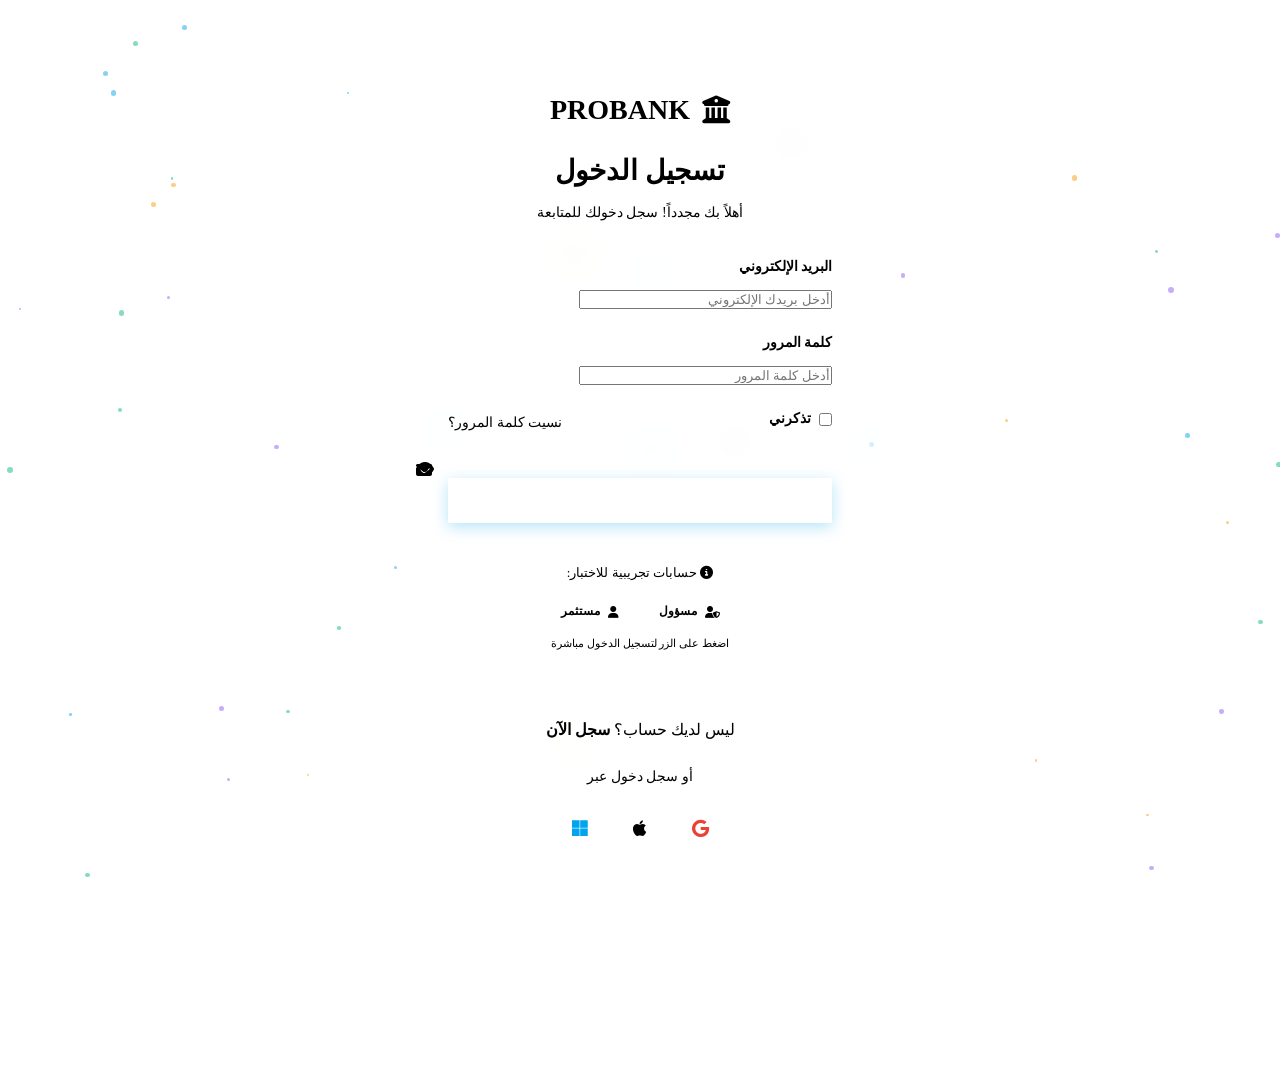
<file: login.html>
<!DOCTYPE html>
<html lang="ar" dir="rtl">
<head>
    <meta charset="UTF-8">
    <meta name="viewport" content="width=device-width, initial-scale=1.0">
    <title>PROBANK - تسجيل الدخول</title>
    <link rel="stylesheet" href="style.css">
    <link href="https://fonts.googleapis.com/css2?family=Cairo:wght@300;400;600;700;800&display=swap" rel="stylesheet">
    <link rel="stylesheet" href="https://cdnjs.cloudflare.com/ajax/libs/font-awesome/6.4.0/css/all.min.css">
</head>
<body>
    <div class="particles-container" id="particles"></div>

    <div class="auth-page">
        <div class="auth-container">
            <div class="auth-card glass">
                <div class="auth-header">
                    <div class="logo">
                        <i class="fas fa-university"></i>
                        <span>PROBANK</span>
                    </div>
                    <h2>تسجيل الدخول</h2>
                    <p>أهلاً بك مجدداً! سجل دخولك للمتابعة</p>
                </div>

                <form class="auth-form" id="loginForm" onsubmit="handleLogin(event)">
                    <div class="form-group">
                        <label>البريد الإلكتروني</label>
                        <div class="password-input">
                            <input type="email" id="loginEmail" class="form-input" placeholder="أدخل بريدك الإلكتروني" required>
                            <i class="fas fa-envelope" style="position: absolute; left: 16px; top: 50%; transform: translateY(-50%); color: var(--text-muted);"></i>
                        </div>
                    </div>

                    <div class="form-group">
                        <label>كلمة المرور</label>
                        <div class="password-input">
                            <input type="password" id="loginPassword" class="form-input" placeholder="أدخل كلمة المرور" required>
                            <button type="button" class="toggle-password">
                                <i class="fas fa-eye"></i>
                            </button>
                        </div>
                    </div>

                    <div style="display: flex; justify-content: space-between; align-items: center; margin-bottom: 24px;">
                        <label class="checkbox-item" style="display: flex; align-items: center; gap: 8px; cursor: pointer; color: var(--text-secondary);">
                            <input type="checkbox" id="rememberMe" style="accent-color: var(--primary);">
                            <span>تذكرني</span>
                        </label>
                        <a href="#" onclick="showForgotPassword()" style="color: var(--primary); font-size: 14px;">نسيت كلمة المرور؟</a>
                    </div>

                    <button type="submit" class="btn btn-primary btn-block" style="padding: 14px;">
                        <i class="fas fa-sign-in-alt"></i> تسجيل الدخول
                    </button>
                </form>

                <!-- Quick Login Demo Accounts -->
                <div style="margin: 24px 0; padding: 16px; background: var(--bg-glass); border-radius: var(--radius-sm); border: 1px dashed var(--border-color);">
                    <p style="font-size: 13px; color: var(--text-muted); margin-bottom: 12px; text-align: center;">
                        <i class="fas fa-info-circle"></i> حسابات تجريبية للاختبار:
                    </p>
                    <div style="display: flex; gap: 8px; flex-wrap: wrap; justify-content: center;">
                        <button onclick="quickLogin('admin@probank.com', 'admin123')" class="btn btn-outline btn-sm" style="font-size: 12px;">
                            <i class="fas fa-user-shield"></i> مسؤول
                        </button>
                        <button onclick="quickLogin('ahmed@probank.com', '123456')" class="btn btn-outline btn-sm" style="font-size: 12px;">
                            <i class="fas fa-user"></i> مستثمر
                        </button>
                    </div>
                    <p style="font-size: 11px; color: var(--text-muted); margin-top: 8px; text-align: center;">
                        اضغط على الزر لتسجيل الدخول مباشرة
                    </p>
                </div>

                <div class="auth-footer">
                    <p>ليس لديك حساب؟ <a href="register.html">سجل الآن</a></p>
                </div>

                <div style="margin-top: 24px; text-align: center;">
                    <p style="color: var(--text-muted); font-size: 14px; margin-bottom: 16px;">أو سجل دخول عبر</p>
                    <div style="display: flex; gap: 12px; justify-content: center;">
                        <button class="btn-icon" style="width: 48px; height: 48px;" onclick="showToast('قريباً!', 'info')">
                            <i class="fab fa-google" style="color: #ea4335;"></i>
                        </button>
                        <button class="btn-icon" style="width: 48px; height: 48px;" onclick="showToast('قريباً!', 'info')">
                            <i class="fab fa-apple" style="color: var(--text-primary);"></i>
                        </button>
                        <button class="btn-icon" style="width: 48px; height: 48px;" onclick="showToast('قريباً!', 'info')">
                            <i class="fab fa-microsoft" style="color: #00a4ef;"></i>
                        </button>
                    </div>
                </div>
            </div>
        </div>
    </div>

    <!-- Forgot Password Modal -->
    <div class="modal" id="forgotModal">
        <div class="modal-content glass">
            <div class="modal-header">
                <h3><i class="fas fa-key"></i> استعادة كلمة المرور</h3>
                <button class="modal-close" onclick="closeForgotModal()">&times;</button>
            </div>
            <form onsubmit="handleForgotPassword(event)">
                <div class="form-group">
                    <label>البريد الإلكتروني</label>
                    <input type="email" id="forgotEmail" class="form-input" placeholder="أدخل بريدك الإلكتروني" required>
                </div>
                <div class="form-actions">
                    <button type="submit" class="btn btn-primary">إرسال رابط الاستعادة</button>
                    <button type="button" class="btn btn-outline" onclick="closeForgotModal()">إلغاء</button>
                </div>
            </form>
        </div>
    </div>

    <script src="script.js"></script>
    <script>
        function handleLogin(e) {
            e.preventDefault();

            const email = document.getElementById('loginEmail').value.trim();
            const password = document.getElementById('loginPassword').value;
            const rememberMe = document.getElementById('rememberMe').checked;

            if (!email || !password) {
                showToast('الرجاء إدخال البريد الإلكتروني وكلمة المرور', 'error');
                return;
            }

            const user = getUserByEmail(email);

            if (!user) {
                showToast('البريد الإلكتروني غير مسجل!', 'error');
                return;
            }

            if (user.password !== password) {
                showToast('كلمة المرور غير صحيحة!', 'error');
                return;
            }

            if (user.status === 'banned') {
                showToast('الحساب محظور! تواصل مع الدعم', 'error');
                return;
            }

            if (user.status === 'suspended') {
                showToast('الحساب موقوف مؤقتاً', 'warning');
                return;
            }

            // Login successful
            setCurrentUser(user);

            if (rememberMe) {
                localStorage.setItem('rememberEmail', email);
            } else {
                localStorage.removeItem('rememberEmail');
            }

            showToast('تم تسجيل الدخول بنجاح!', 'success');

            setTimeout(() => {
                if (user.role === 'admin') {
                    window.location.href = 'admin.html';
                } else {
                    window.location.href = 'dashboard.html';
                }
            }, 1000);
        }

        function quickLogin(email, password) {
            document.getElementById('loginEmail').value = email;
            document.getElementById('loginPassword').value = password;
            document.getElementById('loginForm').dispatchEvent(new Event('submit'));
        }

        function showForgotPassword() {
            document.getElementById('forgotModal').classList.add('active');
        }

        function closeForgotModal() {
            document.getElementById('forgotModal').classList.remove('active');
        }

        function handleForgotPassword(e) {
            e.preventDefault();
            const email = document.getElementById('forgotEmail').value.trim();
            const user = getUserByEmail(email);

            if (!user) {
                showToast('البريد الإلكتروني غير مسجل!', 'error');
                return;
            }

            showToast('تم إرسال رابط استعادة كلمة المرور (محاكاة)', 'success');
            closeForgotModal();
        }

        // Auto-fill remembered email
        const rememberedEmail = localStorage.getItem('rememberEmail');
        if (rememberedEmail) {
            document.getElementById('loginEmail').value = rememberedEmail;
            document.getElementById('rememberMe').checked = true;
        }

        // Redirect if already logged in
        if (isLoggedIn()) {
            const user = getCurrentUser();
            if (user.role === 'admin') {
                window.location.href = 'admin.html';
            } else {
                window.location.href = 'dashboard.html';
            }
        }
    </script>
</body>
</html>
</file>
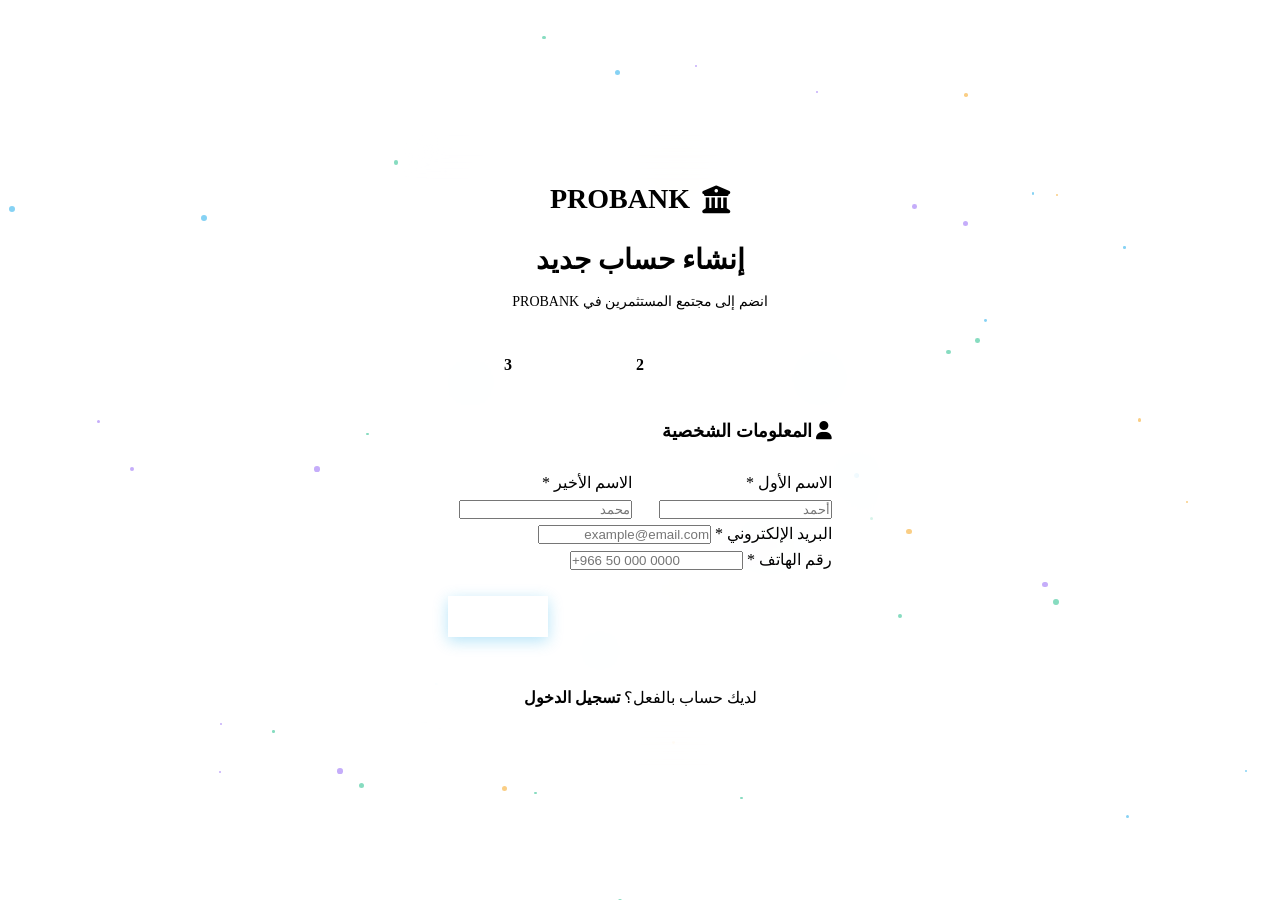
<file: register.html>
<!DOCTYPE html>
<html lang="ar" dir="rtl">
<head>
    <meta charset="UTF-8">
    <meta name="viewport" content="width=device-width, initial-scale=1.0">
    <title>PROBANK - إنشاء حساب</title>
    <link rel="stylesheet" href="style.css">
    <link href="https://fonts.googleapis.com/css2?family=Cairo:wght@300;400;600;700;800&display=swap" rel="stylesheet">
    <link rel="stylesheet" href="https://cdnjs.cloudflare.com/ajax/libs/font-awesome/6.4.0/css/all.min.css">
</head>
<body>
    <div class="particles-container" id="particles"></div>

    <div class="auth-page">
        <div class="auth-container">
            <div class="auth-card glass">
                <div class="auth-header">
                    <div class="logo">
                        <i class="fas fa-university"></i>
                        <span>PROBANK</span>
                    </div>
                    <h2>إنشاء حساب جديد</h2>
                    <p>انضم إلى مجتمع المستثمرين في PROBANK</p>
                </div>

                <!-- Steps Indicator -->
                <div class="steps-indicator">
                    <div class="step active" id="step-indicator-1">1</div>
                    <div class="step-line" id="line-1"></div>
                    <div class="step" id="step-indicator-2">2</div>
                    <div class="step-line" id="line-2"></div>
                    <div class="step" id="step-indicator-3">3</div>
                </div>

                <form id="registerForm" onsubmit="handleRegister(event)">
                    <!-- Step 1: Personal Info -->
                    <div id="step-1">
                        <h3 style="margin-bottom: 24px; font-size: 18px;"><i class="fas fa-user" style="color: var(--primary);"></i> المعلومات الشخصية</h3>
                        <div class="form-row">
                            <div class="form-group">
                                <label>الاسم الأول *</label>
                                <input type="text" id="regFirstName" class="form-input" placeholder="أحمد" required>
                            </div>
                            <div class="form-group">
                                <label>الاسم الأخير *</label>
                                <input type="text" id="regLastName" class="form-input" placeholder="محمد" required>
                            </div>
                        </div>
                        <div class="form-group">
                            <label>البريد الإلكتروني *</label>
                            <input type="email" id="regEmail" class="form-input" placeholder="example@email.com" required>
                        </div>
                        <div class="form-group">
                            <label>رقم الهاتف *</label>
                            <input type="tel" id="regPhone" class="form-input" placeholder="+966 50 000 0000" required>
                        </div>
                        <div class="form-actions" style="justify-content: flex-end;">
                            <button type="button" class="btn btn-primary" onclick="nextStep()">
                                التالي <i class="fas fa-arrow-left"></i>
                            </button>
                        </div>
                    </div>

                    <!-- Step 2: Security -->
                    <div id="step-2" style="display: none;">
                        <h3 style="margin-bottom: 24px; font-size: 18px;"><i class="fas fa-lock" style="color: var(--primary);"></i> إعدادات الأمان</h3>
                        <div class="form-group">
                            <label>كلمة المرور *</label>
                            <div class="password-input">
                                <input type="password" id="regPassword" class="form-input" placeholder="أدخل كلمة مرور قوية" required oninput="checkPasswordStrength(this.value)">
                                <button type="button" class="toggle-password">
                                    <i class="fas fa-eye"></i>
                                </button>
                            </div>
                            <div class="password-strength">
                                <div class="strength-bar">
                                    <div class="strength-fill" id="strengthFill" style="width: 0%"></div>
                                </div>
                                <span class="strength-text" id="strengthText">أدخل كلمة مرور</span>
                            </div>
                        </div>
                        <div class="form-group">
                            <label>تأكيد كلمة المرور *</label>
                            <div class="password-input">
                                <input type="password" id="regConfirmPassword" class="form-input" placeholder="أعد إدخال كلمة المرور" required>
                                <button type="button" class="toggle-password">
                                    <i class="fas fa-eye"></i>
                                </button>
                            </div>
                        </div>
                        <div class="form-group">
                            <label>تاريخ الميلاد</label>
                            <input type="date" id="regBirthDate" class="form-input">
                        </div>
                        <div class="form-group">
                            <label>الجنسية</label>
                            <select id="regNationality" class="form-input">
                                <option value="">اختر الجنسية</option>
                                <option>السعودية</option>
                                <option>الإمارات</option>
                                <option>الكويت</option>
                                <option>قطر</option>
                                <option>البحرين</option>
                                <option>عمان</option>
                                <option>مصر</option>
                                <option>أخرى</option>
                            </select>
                        </div>
                        <div class="form-actions">
                            <button type="button" class="btn btn-outline" onclick="prevStep()">
                                <i class="fas fa-arrow-right"></i> السابق
                            </button>
                            <button type="button" class="btn btn-primary" onclick="nextStep()">
                                التالي <i class="fas fa-arrow-left"></i>
                            </button>
                        </div>
                    </div>

                    <!-- Step 3: Confirmation -->
                    <div id="step-3" style="display: none;">
                        <h3 style="margin-bottom: 24px; font-size: 18px;"><i class="fas fa-check-circle" style="color: var(--primary);"></i> تأكيد الحساب</h3>

                        <!-- Email Verification Simulation -->
                        <div id="verifySection">
                            <div style="text-align: center; padding: 32px; background: var(--bg-glass); border-radius: var(--radius); margin-bottom: 24px;">
                                <i class="fas fa-envelope-open-text" style="font-size: 64px; color: var(--primary); margin-bottom: 16px;"></i>
                                <h4 style="margin-bottom: 8px;">تأكيد البريد الإلكتروني</h4>
                                <p style="color: var(--text-secondary);">سنرسل رمز التحقق على بريدك الإلكتروني</p>
                                <p id="verifyEmailDisplay" style="color: var(--primary); font-weight: 600; margin-top: 8px;"></p>
                            </div>

                            <div style="text-align: center; margin-bottom: 24px;">
                                <button type="button" class="btn btn-primary" onclick="sendVerificationCode()" id="sendCodeBtn">
                                    <i class="fas fa-paper-plane"></i> إرسال رمز التحقق
                                </button>
                            </div>

                            <!-- OTP Input (shown after sending) -->
                            <div id="otpSection" style="display: none;">
                                <div class="form-group">
                                    <label style="text-align: center; display: block;">أدخل رمز التحقق المكون من 6 أرقام</label>
                                    <div style="display: flex; gap: 12px; justify-content: center; margin-top: 16px;">
                                        <input type="text" class="form-input otp-input" style="width: 50px; text-align: center; font-size: 24px; padding: 12px;" maxlength="1" oninput="moveToNext(this, 0)">
                                        <input type="text" class="form-input otp-input" style="width: 50px; text-align: center; font-size: 24px; padding: 12px;" maxlength="1" oninput="moveToNext(this, 1)">
                                        <input type="text" class="form-input otp-input" style="width: 50px; text-align: center; font-size: 24px; padding: 12px;" maxlength="1" oninput="moveToNext(this, 2)">
                                        <input type="text" class="form-input otp-input" style="width: 50px; text-align: center; font-size: 24px; padding: 12px;" maxlength="1" oninput="moveToNext(this, 3)">
                                        <input type="text" class="form-input otp-input" style="width: 50px; text-align: center; font-size: 24px; padding: 12px;" maxlength="1" oninput="moveToNext(this, 4)">
                                        <input type="text" class="form-input otp-input" style="width: 50px; text-align: center; font-size: 24px; padding: 12px;" maxlength="1" oninput="moveToNext(this, 5)">
                                    </div>
                                    <p style="text-align: center; margin-top: 16px; color: var(--text-muted); font-size: 14px;">
                                        <i class="fas fa-info-circle"></i> للاختبار السريع: اضغط على "تخطي التحقق"
                                    </p>
                                </div>
                            </div>
                        </div>

                        <!-- Terms -->
                        <div class="form-group">
                            <label class="checkbox-item" style="display: flex; align-items: center; gap: 12px; cursor: pointer;">
                                <input type="checkbox" id="agreeTerms" required>
                                <span>أوافق على <a href="#" style="color: var(--primary);">شروط الاستخدام</a> و <a href="#" style="color: var(--primary);">سياسة الخصوصية</a></span>
                            </label>
                        </div>

                        <div class="form-actions">
                            <button type="button" class="btn btn-outline" onclick="prevStep()">
                                <i class="fas fa-arrow-right"></i> السابق
                            </button>
                            <div style="display: flex; gap: 12px;">
                                <button type="button" class="btn btn-outline" onclick="skipVerification()">
                                    <i class="fas fa-forward"></i> تخطي التحقق
                                </button>
                                <button type="submit" class="btn btn-primary" id="submitBtn" disabled>
                                    <i class="fas fa-user-check"></i> إنشاء الحساب
                                </button>
                            </div>
                        </div>
                    </div>
                </form>

                <div class="auth-footer">
                    <p>لديك حساب بالفعل؟ <a href="login.html">تسجيل الدخول</a></p>
                </div>
            </div>
        </div>
    </div>

    <script src="script.js"></script>
    <script>
        let currentStep = 1;
        const totalSteps = 3;
        let verificationCode = '';
        let isVerified = false;

        function nextStep() {
            // Validate current step
            if (currentStep === 1) {
                const firstName = document.getElementById('regFirstName').value.trim();
                const lastName = document.getElementById('regLastName').value.trim();
                const email = document.getElementById('regEmail').value.trim();
                const phone = document.getElementById('regPhone').value.trim();

                if (!firstName || !lastName || !email || !phone) {
                    showToast('الرجاء ملء جميع الحقول المطلوبة', 'error');
                    return;
                }

                // Check if email already exists
                if (getUserByEmail(email)) {
                    showToast('البريد الإلكتروني مسجل مسبقاً!', 'error');
                    return;
                }

                // Update verify email display
                document.getElementById('verifyEmailDisplay').textContent = email;
            }

            if (currentStep === 2) {
                const password = document.getElementById('regPassword').value;
                const confirmPassword = document.getElementById('regConfirmPassword').value;

                if (!password || password.length < 6) {
                    showToast('كلمة المرور يجب أن تكون 6 أحرف على الأقل', 'error');
                    return;
                }

                if (password !== confirmPassword) {
                    showToast('كلمتا المرور غير متطابقتين!', 'error');
                    return;
                }
            }

            if (currentStep < totalSteps) {
                document.getElementById(`step-${currentStep}`).style.display = 'none';
                currentStep++;
                document.getElementById(`step-${currentStep}`).style.display = 'block';
                updateStepsIndicator();
            }
        }

        function prevStep() {
            if (currentStep > 1) {
                document.getElementById(`step-${currentStep}`).style.display = 'none';
                currentStep--;
                document.getElementById(`step-${currentStep}`).style.display = 'block';
                updateStepsIndicator();
            }
        }

        function updateStepsIndicator() {
            for (let i = 1; i <= totalSteps; i++) {
                const step = document.getElementById(`step-indicator-${i}`);
                const line = document.getElementById(`line-${i}`);

                step.classList.remove('active', 'completed');

                if (i < currentStep) {
                    step.classList.add('completed');
                    if (line) line.classList.add('completed');
                } else if (i === currentStep) {
                    step.classList.add('active');
                }

                if (i >= currentStep && line) {
                    line.classList.remove('completed');
                }
            }
        }

        function checkPasswordStrength(password) {
            const fill = document.getElementById('strengthFill');
            const text = document.getElementById('strengthText');

            let strength = 0;
            if (password.length >= 6) strength++;
            if (password.length >= 10) strength++;
            if (/[A-Z]/.test(password)) strength++;
            if (/[0-9]/.test(password)) strength++;
            if (/[^A-Za-z0-9]/.test(password)) strength++;

            const width = (strength / 5) * 100;
            fill.style.width = width + '%';

            if (strength <= 1) {
                fill.style.background = 'var(--danger)';
                text.textContent = 'ضعيفة';
                text.style.color = 'var(--danger)';
            } else if (strength <= 3) {
                fill.style.background = 'var(--warning)';
                text.textContent = 'متوسطة';
                text.style.color = 'var(--warning)';
            } else {
                fill.style.background = 'var(--success)';
                text.textContent = 'قوية';
                text.style.color = 'var(--success)';
            }
        }

        function sendVerificationCode() {
            // Generate random 6-digit code
            verificationCode = Math.floor(100000 + Math.random() * 900000).toString();

            showToast('تم إرسال رمز التحقق: ' + verificationCode, 'success', 5000);

            document.getElementById('otpSection').style.display = 'block';
            document.getElementById('sendCodeBtn').textContent = 'إعادة الإرسال';

            // Focus first OTP input
            setTimeout(() => {
                document.querySelector('.otp-input').focus();
            }, 100);
        }

        function moveToNext(input, index) {
            const inputs = document.querySelectorAll('.otp-input');

            if (input.value.length === 1 && index < inputs.length - 1) {
                inputs[index + 1].focus();
            }

            // Check if all filled
            const allFilled = Array.from(inputs).every(inp => inp.value.length === 1);
            if (allFilled) {
                const enteredCode = Array.from(inputs).map(inp => inp.value).join('');
                if (enteredCode === verificationCode) {
                    isVerified = true;
                    document.getElementById('submitBtn').disabled = false;
                    showToast('تم التحقق بنجاح!', 'success');
                } else {
                    showToast('رمز التحقق غير صحيح!', 'error');
                    inputs.forEach(inp => inp.value = '');
                    inputs[0].focus();
                }
            }
        }

        function skipVerification() {
            isVerified = true;
            document.getElementById('submitBtn').disabled = false;
            showToast('تم تخطي التحقق (وضع الاختبار)', 'warning');
        }

        function handleRegister(e) {
            e.preventDefault();

            if (!document.getElementById('agreeTerms').checked) {
                showToast('الرجاء الموافقة على الشروط والأحكام', 'error');
                return;
            }

            const firstName = document.getElementById('regFirstName').value.trim();
            const lastName = document.getElementById('regLastName').value.trim();
            const email = document.getElementById('regEmail').value.trim();
            const phone = document.getElementById('regPhone').value.trim();
            const password = document.getElementById('regPassword').value;

            // Create new user
            const newUser = {
                id: generateUserId(),
                firstName: firstName,
                lastName: lastName,
                email: email,
                phone: phone,
                password: password,
                role: 'investor',
                status: 'active',
                avatar: `https://ui-avatars.com/api/?name=${encodeURIComponent(firstName + '+' + lastName)}&background=0ea5e9&color=fff`,
                createdAt: new Date().toISOString(),
                balance: 0,
                investments: []
            };

            saveUser(newUser);
            setCurrentUser(newUser);

            showToast('تم إنشاء الحساب بنجاح!', 'success');

            setTimeout(() => {
                window.location.href = 'dashboard.html';
            }, 1500);
        }

        // Redirect if already logged in
        if (isLoggedIn()) {
            const user = getCurrentUser();
            if (user.role === 'admin') {
                window.location.href = 'admin.html';
            } else {
                window.location.href = 'dashboard.html';
            }
        }
    </script>
</body>
</html>
</file>
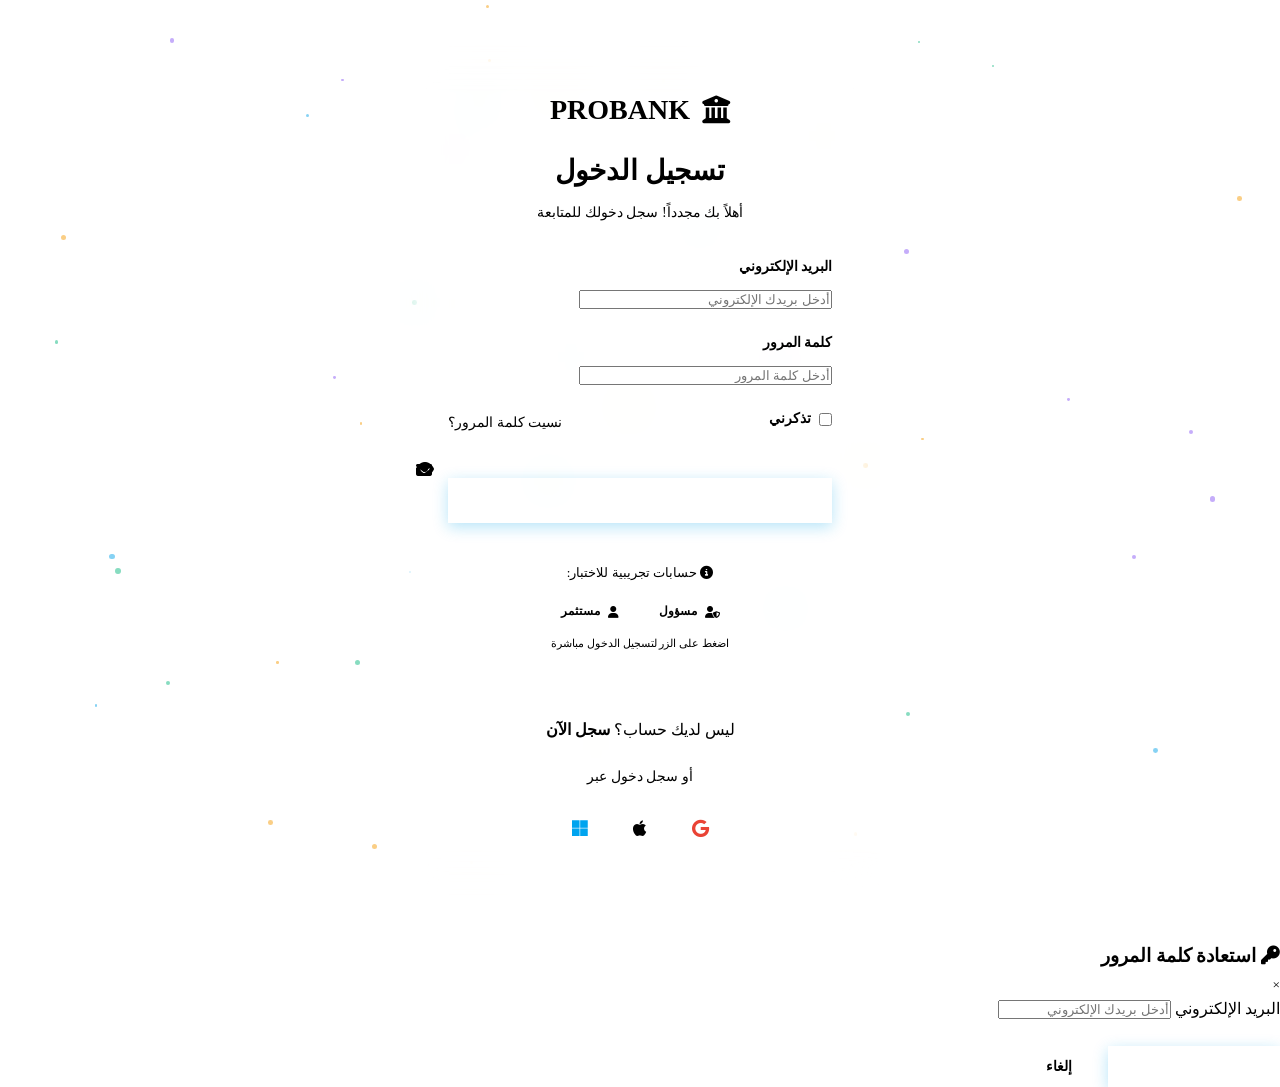
<file: settings-admin.html>
<!DOCTYPE html>
<html lang="ar" dir="rtl">
<head>
    <meta charset="UTF-8">
    <meta name="viewport" content="width=device-width, initial-scale=1.0">
    <title>PROBANK - إعدادات النظام</title>
    <link rel="stylesheet" href="style.css">
    <link href="https://fonts.googleapis.com/css2?family=Cairo:wght@300;400;600;700;800&display=swap" rel="stylesheet">
    <link rel="stylesheet" href="https://cdnjs.cloudflare.com/ajax/libs/font-awesome/6.4.0/css/all.min.css">
</head>
<body>
    <div class="particles-container" id="particles"></div>

    <!-- Sidebar -->
    <aside class="sidebar" id="sidebar">
        <div class="sidebar-header">
            <div class="logo">
                <i class="fas fa-university"></i>
                <span>PROBANK</span>
            </div>
            <button class="sidebar-toggle" id="sidebarToggle">
                <i class="fas fa-bars"></i>
            </button>
        </div>
        <nav class="sidebar-nav">
            <a href="dashboard.html" class="nav-item">
                <i class="fas fa-home"></i>
                <span>الرئيسية</span>
            </a>
            <a href="transactions.html" class="nav-item">
                <i class="fas fa-exchange-alt"></i>
                <span>المعاملات</span>
            </a>
            <a href="investments.html" class="nav-item">
                <i class="fas fa-chart-line"></i>
                <span>الاستثمارات</span>
            </a>
            <a href="reports.html" class="nav-item">
                <i class="fas fa-file-alt"></i>
                <span>التقارير</span>
            </a>
            <a href="academy.html" class="nav-item">
                <i class="fas fa-graduation-cap"></i>
                <span>الأكاديمية</span>
            </a>
            <a href="settings.html" class="nav-item">
                <i class="fas fa-cog"></i>
                <span>الإعدادات</span>
            </a>
            <div class="nav-divider"></div>
            <a href="admin.html" class="nav-item">
                <i class="fas fa-shield-alt"></i>
                <span>لوحة الإدارة</span>
            </a>
            <a href="users.html" class="nav-item">
                <i class="fas fa-users"></i>
                <span>المستخدمين</span>
            </a>
            <a href="investments-admin.html" class="nav-item">
                <i class="fas fa-chart-pie"></i>
                <span>الاستثمارات</span>
            </a>
            <a href="transactions-admin.html" class="nav-item">
                <i class="fas fa-list-alt"></i>
                <span>المعاملات</span>
            </a>
            <a href="reports-admin.html" class="nav-item">
                <i class="fas fa-chart-bar"></i>
                <span>التقارير</span>
            </a>
            <a href="settings-admin.html" class="nav-item active">
                <i class="fas fa-cogs"></i>
                <span>إعدادات النظام</span>
            </a>
        </nav>
        <div class="sidebar-footer">
            <div class="user-info">
                <img src="https://ui-avatars.com/api/?name=Admin+User&background=ef4444&color=fff" alt="Admin" class="user-avatar">
                <div class="user-details">
                    <span class="user-name">مدير النظام</span>
                    <span class="user-role">مسؤول</span>
                </div>
            </div>
        </div>
    </aside>

    <!-- Main Content -->
    <main class="main-content">
        <!-- Top Bar -->
        <header class="top-bar">
            <div class="search-box">
                <i class="fas fa-search"></i>
                <input type="text" placeholder="البحث في الإعدادات...">
            </div>
            <div class="top-bar-actions">
                <button class="btn-icon" id="themeToggle">
                    <i class="fas fa-moon"></i>
                </button>
                <button class="btn-icon" id="notificationsBtn">
                    <i class="fas fa-bell"></i>
                    <span class="badge">1</span>
                </button>
                <div class="user-dropdown">
                    <img src="https://ui-avatars.com/api/?name=Admin+User&background=ef4444&color=fff" alt="Admin" class="user-avatar">
                </div>
            </div>
        </header>

        <!-- Settings Content -->
        <div class="content-wrapper">
            <div class="page-header">
                <h1>إعدادات النظام</h1>
                <p>إدارة إعدادات المنصة والتكوينات</p>
            </div>

            <!-- Settings Navigation -->
            <div class="settings-nav">
                <button class="settings-nav-item active" data-tab="general">
                    <i class="fas fa-cog"></i>
                    <span>عام</span>
                </button>
                <button class="settings-nav-item" data-tab="payment">
                    <i class="fas fa-credit-card"></i>
                    <span>الدفع</span>
                </button>
                <button class="settings-nav-item" data-tab="security">
                    <i class="fas fa-shield-alt"></i>
                    <span>الأمان</span>
                </button>
                <button class="settings-nav-item" data-tab="notifications">
                    <i class="fas fa-bell"></i>
                    <span>الإشعارات</span>
                </button>
                <button class="settings-nav-item" data-tab="maintenance">
                    <i class="fas fa-tools"></i>
                    <span>الصيانة</span>
                </button>
            </div>

            <!-- General Tab -->
            <div class="settings-tab active" id="general-tab">
                <div class="settings-card glass">
                    <div class="settings-card-header">
                        <h3><i class="fas fa-info-circle"></i> معلومات المنصة</h3>
                    </div>
                    <form class="settings-form">
                        <div class="form-group">
                            <label>اسم المنصة</label>
                            <input type="text" value="PROBANK" class="form-input">
                        </div>
                        <div class="form-group">
                            <label>وصف المنصة</label>
                            <textarea class="form-input" rows="3">منصة استثمارية متكاملة تتيح للمستخدمين الاستثمار في فرص متنوعة بسهولة وأمان</textarea>
                        </div>
                        <div class="form-row">
                            <div class="form-group">
                                <label>البريد الإلكتروني للدعم</label>
                                <input type="email" value="support@probank.com" class="form-input">
                            </div>
                            <div class="form-group">
                                <label>رقم الهاتف</label>
                                <input type="tel" value="+966 9200 12345" class="form-input">
                            </div>
                        </div>
                        <div class="form-group">
                            <label>الشعار (Logo)</label>
                            <div class="file-upload">
                                <input type="file" id="logoUpload" accept="image/*">
                                <label for="logoUpload" class="file-upload-label">
                                    <i class="fas fa-cloud-upload-alt"></i>
                                    <span>اسحب الملف هنا أو اضغط للاختيار</span>
                                </label>
                            </div>
                        </div>
                        <div class="form-actions">
                            <button type="submit" class="btn btn-primary">
                                <i class="fas fa-save"></i> حفظ التغييرات
                            </button>
                        </div>
                    </form>
                </div>

                <div class="settings-card glass">
                    <div class="settings-card-header">
                        <h3><i class="fas fa-globe"></i> إعدادات اللغة والمنطقة</h3>
                    </div>
                    <form class="settings-form">
                        <div class="form-row">
                            <div class="form-group">
                                <label>اللغة الافتراضية</label>
                                <select class="form-input">
                                    <option selected>العربية</option>
                                    <option>English</option>
                                    <option>Français</option>
                                </select>
                            </div>
                            <div class="form-group">
                                <label>المنطقة الزمنية</label>
                                <select class="form-input">
                                    <option selected>الرياض (GMT+3)</option>
                                    <option>دبي (GMT+4)</option>
                                    <option>القاهرة (GMT+2)</option>
                                </select>
                            </div>
                        </div>
                        <div class="form-row">
                            <div class="form-group">
                                <label>العملة الافتراضية</label>
                                <select class="form-input">
                                    <option selected>USD - الدولار الأمريكي</option>
                                    <option>SAR - الريال السعودي</option>
                                    <option>AED - الدرهم الإماراتي</option>
                                </select>
                            </div>
                            <div class="form-group">
                                <label>تنسيق التاريخ</label>
                                <select class="form-input">
                                    <option selected>YYYY-MM-DD</option>
                                    <option>DD/MM/YYYY</option>
                                    <option>MM/DD/YYYY</option>
                                </select>
                            </div>
                        </div>
                        <div class="form-actions">
                            <button type="submit" class="btn btn-primary">
                                <i class="fas fa-save"></i> حفظ التغييرات
                            </button>
                        </div>
                    </form>
                </div>
            </div>

            <!-- Payment Tab -->
            <div class="settings-tab" id="payment-tab">
                <div class="settings-card glass">
                    <div class="settings-card-header">
                        <h3><i class="fas fa-credit-card"></i> إعدادات الدفع</h3>
                    </div>
                    <form class="settings-form">
                        <div class="form-group">
                            <label>الحد الأدنى للإيداع</label>
                            <input type="number" value="100" class="form-input">
                        </div>
                        <div class="form-group">
                            <label>الحد الأقصى للإيداع اليومي</label>
                            <input type="number" value="50000" class="form-input">
                        </div>
                        <div class="form-group">
                            <label>الحد الأقصى للسحب اليومي</label>
                            <input type="number" value="25000" class="form-input">
                        </div>
                        <div class="form-group">
                            <label>رسوم التحويل (%)</label>
                            <input type="number" value="0.5" step="0.1" class="form-input">
                        </div>
                        <div class="form-group">
                            <label>طرق الدفع المفعلة</label>
                            <div class="checkbox-group">
                                <label class="checkbox-item">
                                    <input type="checkbox" checked>
                                    <span>بطاقات الائتمان/الخصم</span>
                                </label>
                                <label class="checkbox-item">
                                    <input type="checkbox" checked>
                                    <span>التحويل البنكي</span>
                                </label>
                                <label class="checkbox-item">
                                    <input type="checkbox" checked>
                                    <span>Apple Pay</span>
                                </label>
                                <label class="checkbox-item">
                                    <input type="checkbox">
                                    <span>Google Pay</span>
                                </label>
                                <label class="checkbox-item">
                                    <input type="checkbox" checked>
                                    <span>STC Pay</span>
                                </label>
                            </div>
                        </div>
                        <div class="form-actions">
                            <button type="submit" class="btn btn-primary">
                                <i class="fas fa-save"></i> حفظ التغييرات
                            </button>
                        </div>
                    </form>
                </div>
            </div>

            <!-- Security Tab -->
            <div class="settings-tab" id="security-tab">
                <div class="settings-card glass">
                    <div class="settings-card-header">
                        <h3><i class="fas fa-shield-alt"></i> إعدادات الأمان</h3>
                    </div>
                    <form class="settings-form">
                        <div class="form-group">
                            <label>المصادقة الثنائية (2FA)</label>
                            <div class="toggle-group">
                                <label class="toggle-switch">
                                    <input type="checkbox" checked>
                                    <span class="toggle-slider"></span>
                                </label>
                                <span>إجبار جميع المستخدمين على تفعيل 2FA</span>
                            </div>
                        </div>
                        <div class="form-group">
                            <label>التحقق من الهوية (KYC)</label>
                            <div class="toggle-group">
                                <label class="toggle-switch">
                                    <input type="checkbox" checked>
                                    <span class="toggle-slider"></span>
                                </label>
                                <span>إجبار التحقق من الهوية قبل الاستثمار</span>
                            </div>
                        </div>
                        <div class="form-group">
                            <label>مدة الجلسة (بالدقائق)</label>
                            <input type="number" value="30" class="form-input">
                        </div>
                        <div class="form-group">
                            <label>عدد محاولات تسجيل الدخول الفاشلة</label>
                            <input type="number" value="5" class="form-input">
                        </div>
                        <div class="form-group">
                            <label>مدة الحظر بعد محاولات فاشلة (بالدقائق)</label>
                            <input type="number" value="30" class="form-input">
                        </div>
                        <div class="form-group">
                            <label>تسجيل النشاط</label>
                            <div class="toggle-group">
                                <label class="toggle-switch">
                                    <input type="checkbox" checked>
                                    <span class="toggle-slider"></span>
                                </label>
                                <span>تسجيل جميع أنشطة المستخدمين</span>
                            </div>
                        </div>
                        <div class="form-actions">
                            <button type="submit" class="btn btn-primary">
                                <i class="fas fa-save"></i> حفظ التغييرات
                            </button>
                        </div>
                    </form>
                </div>
            </div>

            <!-- Notifications Tab -->
            <div class="settings-tab" id="notifications-tab">
                <div class="settings-card glass">
                    <div class="settings-card-header">
                        <h3><i class="fas fa-bell"></i> إعدادات الإشعارات</h3>
                    </div>
                    <form class="settings-form">
                        <div class="form-group">
                            <label>إشعارات البريد الإلكتروني</label>
                            <div class="toggle-group">
                                <label class="toggle-switch">
                                    <input type="checkbox" checked>
                                    <span class="toggle-slider"></span>
                                </label>
                                <span>إرسال إشعارات عبر البريد الإلكتروني</span>
                            </div>
                        </div>
                        <div class="form-group">
                            <label>إشعارات SMS</label>
                            <div class="toggle-group">
                                <label class="toggle-switch">
                                    <input type="checkbox" checked>
                                    <span class="toggle-slider"></span>
                                </label>
                                <span>إرسال إشعارات عبر الرسائل النصية</span>
                            </div>
                        </div>
                        <div class="form-group">
                            <label>إشعارات Push</label>
                            <div class="toggle-group">
                                <label class="toggle-switch">
                                    <input type="checkbox" checked>
                                    <span class="toggle-slider"></span>
                                </label>
                                <span>إرسال إشعارات Push للتطبيق</span>
                            </div>
                        </div>
                        <div class="form-group">
                            <label>إشعارات Slack</label>
                            <div class="toggle-group">
                                <label class="toggle-switch">
                                    <input type="checkbox">
                                    <span class="toggle-slider"></span>
                                </label>
                                <span>إرسال إشعارات إلى Slack</span>
                            </div>
                        </div>
                        <div class="form-group">
                            <label>Webhook URL</label>
                            <input type="url" placeholder="https://hooks.slack.com/services/..." class="form-input">
                        </div>
                        <div class="form-actions">
                            <button type="submit" class="btn btn-primary">
                                <i class="fas fa-save"></i> حفظ التغييرات
                            </button>
                        </div>
                    </form>
                </div>
            </div>

            <!-- Maintenance Tab -->
            <div class="settings-tab" id="maintenance-tab">
                <div class="settings-card glass">
                    <div class="settings-card-header">
                        <h3><i class="fas fa-tools"></i> وضع الصيانة</h3>
                    </div>
                    <form class="settings-form">
                        <div class="form-group">
                            <label>تفعيل وضع الصيانة</label>
                            <div class="toggle-group">
                                <label class="toggle-switch">
                                    <input type="checkbox">
                                    <span class="toggle-slider"></span>
                                </label>
                                <span>إيقاف الموقع مؤقتاً للصيانة</span>
                            </div>
                        </div>
                        <div class="form-group">
                            <label>رسالة الصيانة</label>
                            <textarea class="form-input" rows="3">نقوم حالياً بأعمال صيانة على النظام. سنعود قريباً. شكراً لصبركم.</textarea>
                        </div>
                        <div class="form-group">
                            <label>السماح للمسؤولين بالوصول</label>
                            <div class="toggle-group">
                                <label class="toggle-switch">
                                    <input type="checkbox" checked>
                                    <span class="toggle-slider"></span>
                                </label>
                                <span>السماح للمسؤولين بالوصول أثناء الصيانة</span>
                            </div>
                        </div>
                        <div class="form-actions">
                            <button type="submit" class="btn btn-primary">
                                <i class="fas fa-save"></i> حفظ التغييرات
                            </button>
                        </div>
                    </form>
                </div>

                <div class="settings-card glass danger-zone">
                    <div class="settings-card-header">
                        <h3><i class="fas fa-exclamation-triangle"></i> منطقة الخطر</h3>
                    </div>
                    <div class="danger-actions">
                        <div class="danger-item">
                            <div>
                                <h4>مسح ذاكرة التخزين المؤقت</h4>
                                <p>مسح جميع البيانات المخزنة مؤقتاً</p>
                            </div>
                            <button class="btn btn-outline">مسح</button>
                        </div>
                        <div class="danger-item">
                            <div>
                                <h4>إعادة تعيين الإعدادات</h4>
                                <p>إعادة جميع الإعدادات إلى الوضع الافتراضي</p>
                            </div>
                            <button class="btn btn-danger">إعادة تعيين</button>
                        </div>
                        <div class="danger-item">
                            <div>
                                <h4>نسخ احتياطي للقاعدة</h4>
                                <p>إنشاء نسخة احتياطية من قاعدة البيانات</p>
                            </div>
                            <button class="btn btn-primary">نسخ احتياطي</button>
                        </div>
                    </div>
                </div>
            </div>
        </div>
    </main>

    <script src="script.js"></script>
    <script>
        if (!isLoggedIn()) { window.location.href = "login.html"; }
    </script>
</body>
</html>
</file>
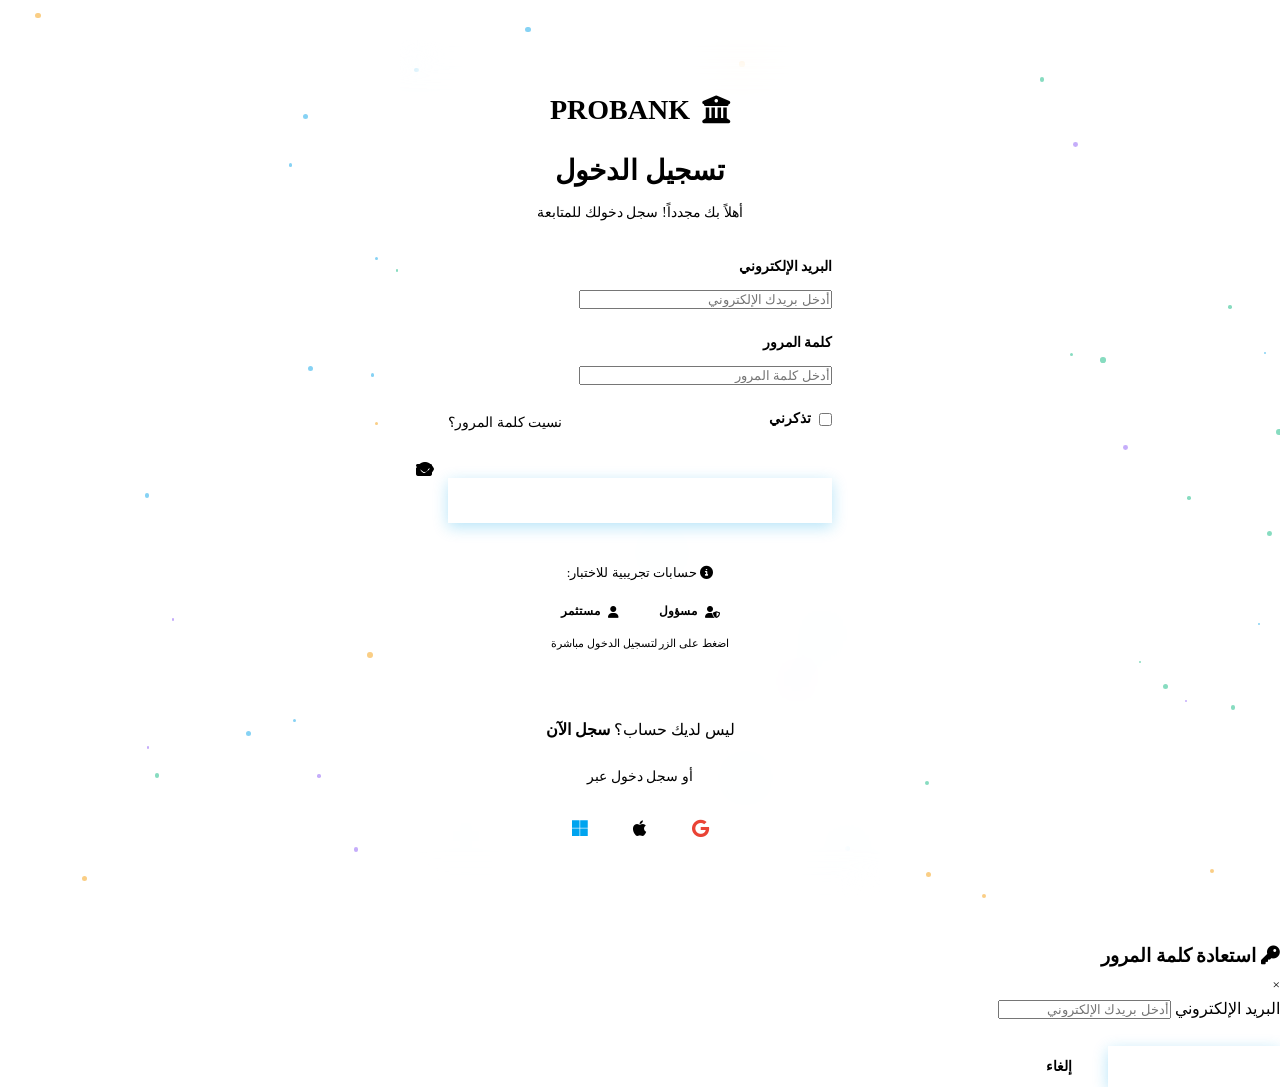
<file: settings.html>
<!DOCTYPE html>
<html lang="ar" dir="rtl">
<head>
    <meta charset="UTF-8">
    <meta name="viewport" content="width=device-width, initial-scale=1.0">
    <title>PROBANK - إعدادات الحساب</title>
    <link rel="stylesheet" href="style.css">
    <link href="https://fonts.googleapis.com/css2?family=Cairo:wght@300;400;600;700;800&display=swap" rel="stylesheet">
    <link rel="stylesheet" href="https://cdnjs.cloudflare.com/ajax/libs/font-awesome/6.4.0/css/all.min.css">
</head>
<body>
    <div class="particles-container" id="particles"></div>

    <!-- Sidebar -->
    <aside class="sidebar" id="sidebar">
        <div class="sidebar-header">
            <div class="logo">
                <i class="fas fa-university"></i>
                <span>PROBANK</span>
            </div>
            <button class="sidebar-toggle" id="sidebarToggle">
                <i class="fas fa-bars"></i>
            </button>
        </div>
        <nav class="sidebar-nav">
            <a href="dashboard.html" class="nav-item">
                <i class="fas fa-home"></i>
                <span>الرئيسية</span>
            </a>
            <a href="transactions.html" class="nav-item">
                <i class="fas fa-exchange-alt"></i>
                <span>المعاملات</span>
            </a>
            <a href="investments.html" class="nav-item">
                <i class="fas fa-chart-line"></i>
                <span>الاستثمارات</span>
            </a>
            <a href="reports.html" class="nav-item">
                <i class="fas fa-file-alt"></i>
                <span>التقارير</span>
            </a>
            <a href="academy.html" class="nav-item">
                <i class="fas fa-graduation-cap"></i>
                <span>الأكاديمية</span>
            </a>
            <a href="settings.html" class="nav-item active">
                <i class="fas fa-cog"></i>
                <span>الإعدادات</span>
            </a>
            <div class="nav-divider"></div>
            <a href="admin.html" class="nav-item">
                <i class="fas fa-shield-alt"></i>
                <span>لوحة الإدارة</span>
            </a>
        </nav>
        <div class="sidebar-footer">
            <div class="user-info">
                <img src="https://ui-avatars.com/api/?name=Ahmed+Mohamed&background=0ea5e9&color=fff" alt="User" class="user-avatar">
                <div class="user-details">
                    <span class="user-name">أحمد محمد</span>
                    <span class="user-role">مستثمر</span>
                </div>
            </div>
        </div>
    </aside>

    <!-- Main Content -->
    <main class="main-content">
        <!-- Top Bar -->
        <header class="top-bar">
            <div class="search-box">
                <i class="fas fa-search"></i>
                <input type="text" placeholder="البحث في الإعدادات...">
            </div>
            <div class="top-bar-actions">
                <button class="btn-icon" id="themeToggle">
                    <i class="fas fa-moon"></i>
                </button>
                <button class="btn-icon" id="notificationsBtn">
                    <i class="fas fa-bell"></i>
                    <span class="badge">3</span>
                </button>
                <div class="user-dropdown">
                    <img src="https://ui-avatars.com/api/?name=Ahmed+Mohamed&background=0ea5e9&color=fff" alt="User" class="user-avatar">
                </div>
            </div>
        </header>

        <!-- Settings Content -->
        <div class="content-wrapper">
            <div class="page-header">
                <h1>إعدادات الحساب</h1>
                <p>إدارة إعدادات حسابك الشخصي والأمان</p>
            </div>

            <!-- Settings Navigation -->
            <div class="settings-nav">
                <button class="settings-nav-item active" data-tab="profile">
                    <i class="fas fa-user"></i>
                    <span>الملف الشخصي</span>
                </button>
                <button class="settings-nav-item" data-tab="security">
                    <i class="fas fa-lock"></i>
                    <span>الأمان</span>
                </button>
                <button class="settings-nav-item" data-tab="notifications">
                    <i class="fas fa-bell"></i>
                    <span>الإشعارات</span>
                </button>
                <button class="settings-nav-item" data-tab="payment">
                    <i class="fas fa-credit-card"></i>
                    <span>الدفع</span>
                </button>
                <button class="settings-nav-item" data-tab="privacy">
                    <i class="fas fa-eye-slash"></i>
                    <span>الخصوصية</span>
                </button>
            </div>

            <!-- Profile Tab -->
            <div class="settings-tab active" id="profile-tab">
                <div class="settings-card glass">
                    <div class="settings-card-header">
                        <h3><i class="fas fa-user-circle"></i> المعلومات الشخصية</h3>
                    </div>
                    <div class="profile-photo-section">
                        <div class="profile-photo-wrapper">
                            <img src="https://ui-avatars.com/api/?name=Ahmed+Mohamed&background=0ea5e9&color=fff&size=200" alt="Profile" class="profile-photo">
                            <button class="change-photo-btn">
                                <i class="fas fa-camera"></i>
                            </button>
                        </div>
                        <div class="profile-photo-actions">
                            <button class="btn btn-primary">تغيير الصورة</button>
                            <button class="btn btn-outline">حذف الصورة</button>
                        </div>
                    </div>
                    <form class="settings-form">
                        <div class="form-row">
                            <div class="form-group">
                                <label>الاسم الأول</label>
                                <input type="text" value="أحمد" class="form-input">
                            </div>
                            <div class="form-group">
                                <label>الاسم الأخير</label>
                                <input type="text" value="محمد" class="form-input">
                            </div>
                        </div>
                        <div class="form-row">
                            <div class="form-group">
                                <label>البريد الإلكتروني</label>
                                <input type="email" value="ahmed.mohamed@email.com" class="form-input">
                            </div>
                            <div class="form-group">
                                <label>رقم الهاتف</label>
                                <input type="tel" value="+966 50 123 4567" class="form-input">
                            </div>
                        </div>
                        <div class="form-group">
                            <label>العنوان</label>
                            <textarea class="form-input" rows="3">الرياض، المملكة العربية السعودية</textarea>
                        </div>
                        <div class="form-row">
                            <div class="form-group">
                                <label>تاريخ الميلاد</label>
                                <input type="date" value="1990-05-15" class="form-input">
                            </div>
                            <div class="form-group">
                                <label>الجنسية</label>
                                <select class="form-input">
                                    <option selected>السعودية</option>
                                    <option>الإمارات</option>
                                    <option>الكويت</option>
                                    <option>قطر</option>
                                    <option>البحرين</option>
                                    <option>عمان</option>
                                </select>
                            </div>
                        </div>
                        <div class="form-actions">
                            <button type="submit" class="btn btn-primary">
                                <i class="fas fa-save"></i> حفظ التغييرات
                            </button>
                            <button type="reset" class="btn btn-outline">إلغاء</button>
                        </div>
                    </form>
                </div>
            </div>

            <!-- Security Tab -->
            <div class="settings-tab" id="security-tab">
                <div class="settings-card glass">
                    <div class="settings-card-header">
                        <h3><i class="fas fa-lock"></i> تغيير كلمة المرور</h3>
                    </div>
                    <form class="settings-form">
                        <div class="form-group">
                            <label>كلمة المرور الحالية</label>
                            <div class="password-input">
                                <input type="password" class="form-input" placeholder="أدخل كلمة المرور الحالية">
                                <button type="button" class="toggle-password"><i class="fas fa-eye"></i></button>
                            </div>
                        </div>
                        <div class="form-group">
                            <label>كلمة المرور الجديدة</label>
                            <div class="password-input">
                                <input type="password" class="form-input" placeholder="أدخل كلمة المرور الجديدة">
                                <button type="button" class="toggle-password"><i class="fas fa-eye"></i></button>
                            </div>
                            <div class="password-strength">
                                <div class="strength-bar">
                                    <div class="strength-fill" style="width: 60%"></div>
                                </div>
                                <span class="strength-text">متوسطة</span>
                            </div>
                        </div>
                        <div class="form-group">
                            <label>تأكيد كلمة المرور الجديدة</label>
                            <div class="password-input">
                                <input type="password" class="form-input" placeholder="أعد إدخال كلمة المرور الجديدة">
                                <button type="button" class="toggle-password"><i class="fas fa-eye"></i></button>
                            </div>
                        </div>
                        <div class="form-actions">
                            <button type="submit" class="btn btn-primary">
                                <i class="fas fa-save"></i> تحديث كلمة المرور
                            </button>
                        </div>
                    </form>
                </div>

                <div class="settings-card glass">
                    <div class="settings-card-header">
                        <h3><i class="fas fa-shield-alt"></i> المصادقة الثنائية (2FA)</h3>
                    </div>
                    <div class="two-factor-section">
                        <div class="two-factor-status">
                            <div class="status-indicator active">
                                <i class="fas fa-check-circle"></i>
                                <span>مفعلة</span>
                            </div>
                            <p>المصادقة الثنائية مفعلة عبر تطبيق Google Authenticator</p>
                        </div>
                        <div class="two-factor-actions">
                            <button class="btn btn-outline">
                                <i class="fas fa-qrcode"></i> إعادة إعداد
                            </button>
                            <button class="btn btn-danger">
                                <i class="fas fa-times"></i> تعطيل
                            </button>
                        </div>
                    </div>
                </div>

                <div class="settings-card glass">
                    <div class="settings-card-header">
                        <h3><i class="fas fa-desktop"></i> جلسات تسجيل الدخول</h3>
                    </div>
                    <div class="sessions-list">
                        <div class="session-item active">
                            <div class="session-info">
                                <i class="fas fa-laptop"></i>
                                <div>
                                    <span class="session-name">جهاز الحالي - Chrome على Windows</span>
                                    <span class="session-location">الرياض، السعودية - الآن</span>
                                </div>
                            </div>
                            <span class="session-badge active">نشط</span>
                        </div>
                        <div class="session-item">
                            <div class="session-info">
                                <i class="fas fa-mobile-alt"></i>
                                <div>
                                    <span class="session-name">iPhone 14 Pro - Safari</span>
                                    <span class="session-location">الرياض، السعودية - منذ 2 ساعة</span>
                                </div>
                            </div>
                            <button class="btn btn-sm btn-outline">إنهاء</button>
                        </div>
                        <div class="session-item">
                            <div class="session-info">
                                <i class="fas fa-tablet-alt"></i>
                                <div>
                                    <span class="session-name">iPad - Chrome</span>
                                    <span class="session-location">جدة، السعودية - منذ 3 أيام</span>
                                </div>
                            </div>
                            <button class="btn btn-sm btn-outline">إنهاء</button>
                        </div>
                    </div>
                    <button class="btn btn-danger btn-block">
                        <i class="fas fa-sign-out-alt"></i> إنهاء جميع الجلسات
                    </button>
                </div>
            </div>

            <!-- Notifications Tab -->
            <div class="settings-tab" id="notifications-tab">
                <div class="settings-card glass">
                    <div class="settings-card-header">
                        <h3><i class="fas fa-bell"></i> تفضيلات الإشعارات</h3>
                    </div>
                    <div class="notification-settings">
                        <div class="notification-item">
                            <div class="notification-info">
                                <h4>إشعارات المعاملات</h4>
                                <p>تلقي إشعارات عند إجراء أي معاملة</p>
                            </div>
                            <label class="toggle-switch">
                                <input type="checkbox" checked>
                                <span class="toggle-slider"></span>
                            </label>
                        </div>
                        <div class="notification-item">
                            <div class="notification-info">
                                <h4>إشعارات الاستثمار</h4>
                                <p>إشعارات حول أداء الاستثمارات والأرباح</p>
                            </div>
                            <label class="toggle-switch">
                                <input type="checkbox" checked>
                                <span class="toggle-slider"></span>
                            </label>
                        </div>
                        <div class="notification-item">
                            <div class="notification-info">
                                <h4>إشعارات الأمان</h4>
                                <p>تنبيهات تسجيل الدخول والأنشطة المشبوهة</p>
                            </div>
                            <label class="toggle-switch">
                                <input type="checkbox" checked>
                                <span class="toggle-slider"></span>
                            </label>
                        </div>
                        <div class="notification-item">
                            <div class="notification-info">
                                <h4>إشعارات البريد الإلكتروني</h4>
                                <p>تلقي ملخصات وتحديثات عبر البريد</p>
                            </div>
                            <label class="toggle-switch">
                                <input type="checkbox">
                                <span class="toggle-slider"></span>
                            </label>
                        </div>
                        <div class="notification-item">
                            <div class="notification-info">
                                <h4>إشعارات SMS</h4>
                                <p>رسائل نصية للمعاملات المهمة</p>
                            </div>
                            <label class="toggle-switch">
                                <input type="checkbox" checked>
                                <span class="toggle-slider"></span>
                            </label>
                        </div>
                        <div class="notification-item">
                            <div class="notification-info">
                                <h4>إشعارات التطبيق</h4>
                                <p>إشعارات دفعية على الجوال</p>
                            </div>
                            <label class="toggle-switch">
                                <input type="checkbox" checked>
                                <span class="toggle-slider"></span>
                            </label>
                        </div>
                    </div>
                </div>
            </div>

            <!-- Payment Tab -->
            <div class="settings-tab" id="payment-tab">
                <div class="settings-card glass">
                    <div class="settings-card-header">
                        <h3><i class="fas fa-credit-card"></i> طرق الدفع</h3>
                    </div>
                    <div class="payment-methods">
                        <div class="payment-card-item">
                            <div class="payment-card-info">
                                <div class="card-icon visa"><i class="fab fa-cc-visa"></i></div>
                                <div>
                                    <span class="card-number">**** **** **** 4582</span>
                                    <span class="card-expiry">تنتهي 12/2026</span>
                                </div>
                            </div>
                            <div class="payment-card-actions">
                                <span class="card-badge default">افتراضية</span>
                                <button class="btn btn-sm btn-outline">تعديل</button>
                                <button class="btn btn-sm btn-danger"><i class="fas fa-trash"></i></button>
                            </div>
                        </div>
                        <div class="payment-card-item">
                            <div class="payment-card-info">
                                <div class="card-icon mastercard"><i class="fab fa-cc-mastercard"></i></div>
                                <div>
                                    <span class="card-number">**** **** **** 7891</span>
                                    <span class="card-expiry">تنتهي 08/2025</span>
                                </div>
                            </div>
                            <div class="payment-card-actions">
                                <button class="btn btn-sm btn-outline">تعيين افتراضية</button>
                                <button class="btn btn-sm btn-outline">تعديل</button>
                                <button class="btn btn-sm btn-danger"><i class="fas fa-trash"></i></button>
                            </div>
                        </div>
                    </div>
                    <button class="btn btn-primary btn-block">
                        <i class="fas fa-plus"></i> إضافة بطاقة جديدة
                    </button>
                </div>

                <div class="settings-card glass">
                    <div class="settings-card-header">
                        <h3><i class="fas fa-university"></i> الحسابات البنكية</h3>
                    </div>
                    <div class="bank-accounts">
                        <div class="bank-account-item">
                            <div class="bank-info">
                                <i class="fas fa-building"></i>
                                <div>
                                    <span class="bank-name">البنك الأهلي السعودي</span>
                                    <span class="bank-number">SA03 8000 0000 6080 1016 7519</span>
                                </div>
                            </div>
                            <div class="bank-actions">
                                <span class="bank-badge verified"><i class="fas fa-check-circle"></i> موثق</span>
                                <button class="btn btn-sm btn-outline">تعديل</button>
                            </div>
                        </div>
                    </div>
                    <button class="btn btn-primary btn-block">
                        <i class="fas fa-plus"></i> إضافة حساب بنكي
                    </button>
                </div>
            </div>

            <!-- Privacy Tab -->
            <div class="settings-tab" id="privacy-tab">
                <div class="settings-card glass">
                    <div class="settings-card-header">
                        <h3><i class="fas fa-eye-slash"></i> إعدادات الخصوصية</h3>
                    </div>
                    <div class="privacy-settings">
                        <div class="privacy-item">
                            <div class="privacy-info">
                                <h4>الملف الشخصي عام</h4>
                                <p>إتاحة معلومات ملفك الشخصي للمستخدمين الآخرين</p>
                            </div>
                            <label class="toggle-switch">
                                <input type="checkbox">
                                <span class="toggle-slider"></span>
                            </label>
                        </div>
                        <div class="privacy-item">
                            <div class="privacy-info">
                                <h4>إظهار محفظة الاستثمارات</h4>
                                <p>عرض ملخص محفظتك الاستثمارية للمتابعين</p>
                            </div>
                            <label class="toggle-switch">
                                <input type="checkbox">
                                <span class="toggle-slider"></span>
                            </label>
                        </div>
                        <div class="privacy-item">
                            <div class="privacy-info">
                                <h4>تتبع النشاط</h4>
                                <p>السماح بجمع بيانات الاستخدام لتحسين الخدمة</p>
                            </div>
                            <label class="toggle-switch">
                                <input type="checkbox" checked>
                                <span class="toggle-slider"></span>
                            </label>
                        </div>
                        <div class="privacy-item">
                            <div class="privacy-info">
                                <h4>الإعلانات المستهدفة</h4>
                                <p>عرض إعلانات بناءً على اهتماماتك</p>
                            </div>
                            <label class="toggle-switch">
                                <input type="checkbox">
                                <span class="toggle-slider"></span>
                            </label>
                        </div>
                    </div>
                </div>

                <div class="settings-card glass danger-zone">
                    <div class="settings-card-header">
                        <h3><i class="fas fa-exclamation-triangle"></i> منطقة الخطر</h3>
                    </div>
                    <div class="danger-actions">
                        <div class="danger-item">
                            <div>
                                <h4>تصدير البيانات</h4>
                                <p>تحميل نسخة من جميع بياناتك</p>
                            </div>
                            <button class="btn btn-outline">تصدير</button>
                        </div>
                        <div class="danger-item">
                            <div>
                                <h4>حذف الحساب</h4>
                                <p>حذف حسابك نهائياً مع جميع البيانات</p>
                            </div>
                            <button class="btn btn-danger">حذف الحساب</button>
                        </div>
                    </div>
                </div>
            </div>
        </div>
    </main>

    <script src="script.js"></script>
    <script>
        if (!isLoggedIn()) { window.location.href = "login.html"; }
    </script>
</body>
</html>
</file>
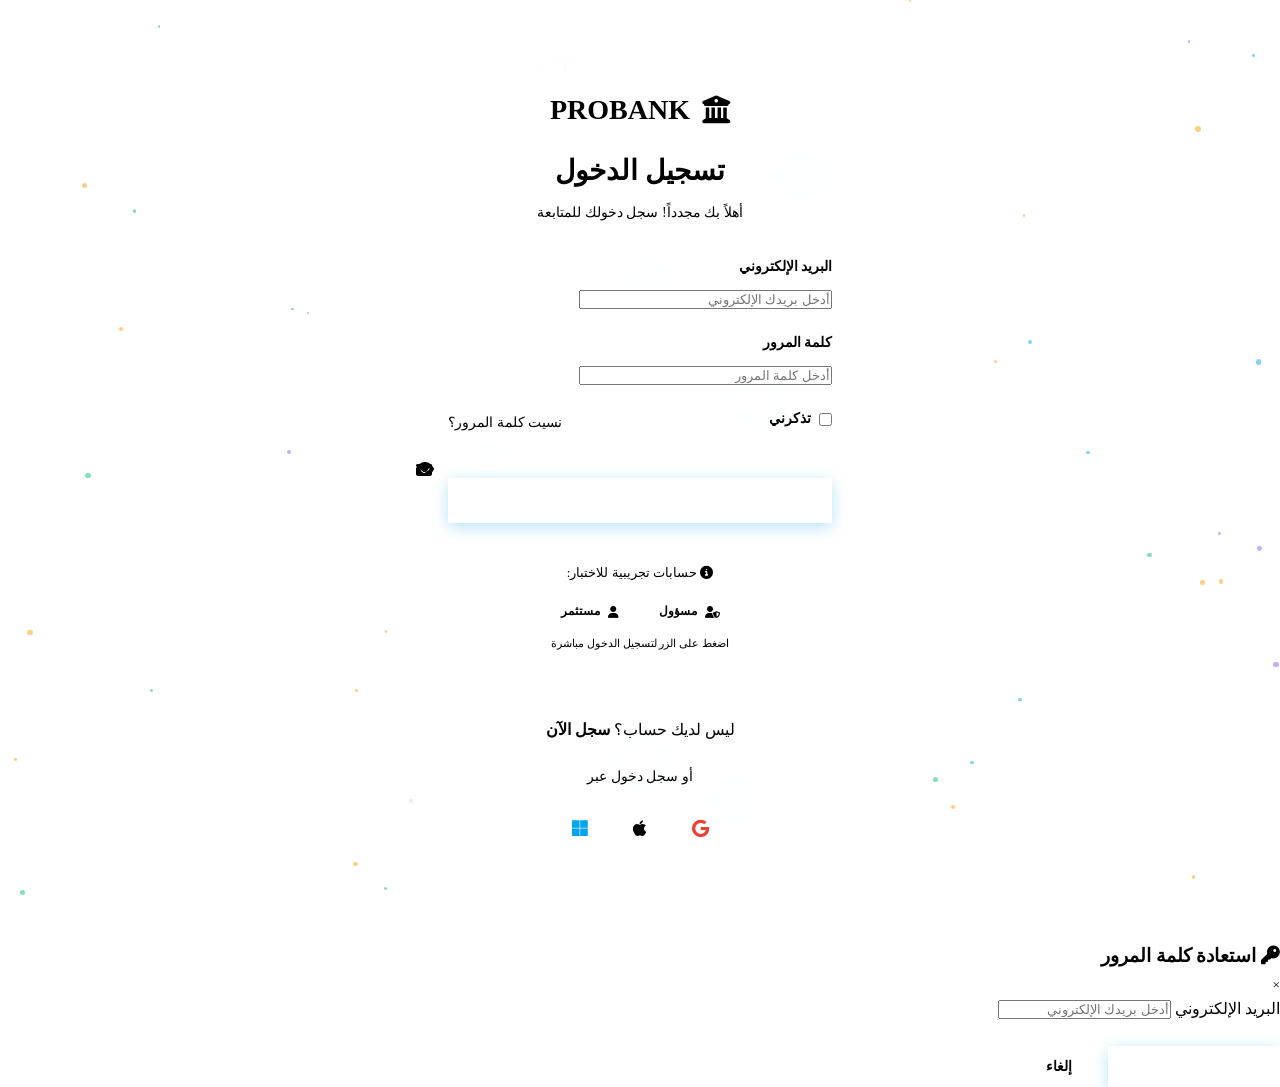
<file: transactions-admin.html>
<!DOCTYPE html>
<html lang="ar" dir="rtl">
<head>
    <meta charset="UTF-8">
    <meta name="viewport" content="width=device-width, initial-scale=1.0">
    <title>PROBANK - معاملات النظام</title>
    <link rel="stylesheet" href="style.css">
    <link href="https://fonts.googleapis.com/css2?family=Cairo:wght@300;400;600;700;800&display=swap" rel="stylesheet">
    <link rel="stylesheet" href="https://cdnjs.cloudflare.com/ajax/libs/font-awesome/6.4.0/css/all.min.css">
</head>
<body>
    <div class="particles-container" id="particles"></div>

    <!-- Sidebar -->
    <aside class="sidebar" id="sidebar">
        <div class="sidebar-header">
            <div class="logo">
                <i class="fas fa-university"></i>
                <span>PROBANK</span>
            </div>
            <button class="sidebar-toggle" id="sidebarToggle">
                <i class="fas fa-bars"></i>
            </button>
        </div>
        <nav class="sidebar-nav">
            <a href="dashboard.html" class="nav-item">
                <i class="fas fa-home"></i>
                <span>الرئيسية</span>
            </a>
            <a href="transactions.html" class="nav-item">
                <i class="fas fa-exchange-alt"></i>
                <span>المعاملات</span>
            </a>
            <a href="investments.html" class="nav-item">
                <i class="fas fa-chart-line"></i>
                <span>الاستثمارات</span>
            </a>
            <a href="reports.html" class="nav-item">
                <i class="fas fa-file-alt"></i>
                <span>التقارير</span>
            </a>
            <a href="academy.html" class="nav-item">
                <i class="fas fa-graduation-cap"></i>
                <span>الأكاديمية</span>
            </a>
            <a href="settings.html" class="nav-item">
                <i class="fas fa-cog"></i>
                <span>الإعدادات</span>
            </a>
            <div class="nav-divider"></div>
            <a href="admin.html" class="nav-item">
                <i class="fas fa-shield-alt"></i>
                <span>لوحة الإدارة</span>
            </a>
            <a href="users.html" class="nav-item">
                <i class="fas fa-users"></i>
                <span>المستخدمين</span>
            </a>
            <a href="investments-admin.html" class="nav-item">
                <i class="fas fa-chart-pie"></i>
                <span>الاستثمارات</span>
            </a>
            <a href="transactions-admin.html" class="nav-item active">
                <i class="fas fa-list-alt"></i>
                <span>المعاملات</span>
            </a>
            <a href="reports-admin.html" class="nav-item">
                <i class="fas fa-chart-bar"></i>
                <span>التقارير</span>
            </a>
            <a href="settings-admin.html" class="nav-item">
                <i class="fas fa-cogs"></i>
                <span>إعدادات النظام</span>
            </a>
        </nav>
        <div class="sidebar-footer">
            <div class="user-info">
                <img src="https://ui-avatars.com/api/?name=Admin+User&background=ef4444&color=fff" alt="Admin" class="user-avatar">
                <div class="user-details">
                    <span class="user-name">مدير النظام</span>
                    <span class="user-role">مسؤول</span>
                </div>
            </div>
        </div>
    </aside>

    <!-- Main Content -->
    <main class="main-content">
        <!-- Top Bar -->
        <header class="top-bar">
            <div class="search-box">
                <i class="fas fa-search"></i>
                <input type="text" placeholder="البحث في المعاملات...">
            </div>
            <div class="top-bar-actions">
                <button class="btn-icon" id="themeToggle">
                    <i class="fas fa-moon"></i>
                </button>
                <button class="btn-icon" id="notificationsBtn">
                    <i class="fas fa-bell"></i>
                    <span class="badge">4</span>
                </button>
                <div class="user-dropdown">
                    <img src="https://ui-avatars.com/api/?name=Admin+User&background=ef4444&color=fff" alt="Admin" class="user-avatar">
                </div>
            </div>
        </header>

        <!-- Transactions Content -->
        <div class="content-wrapper">
            <div class="page-header">
                <h1>معاملات النظام</h1>
                <p>مراقبة وإدارة جميع المعاملات المالية</p>
            </div>

            <!-- Stats Cards -->
            <div class="stats-grid">
                <div class="stat-card glass">
                    <div class="stat-icon" style="background: linear-gradient(135deg, #0ea5e9, #0284c7);">
                        <i class="fas fa-exchange-alt"></i>
                    </div>
                    <div class="stat-info">
                        <span class="stat-value">45,892</span>
                        <span class="stat-label">إجمالي المعاملات</span>
                    </div>
                    <div class="stat-trend up">
                        <i class="fas fa-arrow-up"></i>
                        <span>+18.5%</span>
                    </div>
                </div>
                <div class="stat-card glass">
                    <div class="stat-icon" style="background: linear-gradient(135deg, #10b981, #059669);">
                        <i class="fas fa-arrow-up"></i>
                    </div>
                    <div class="stat-info">
                        <span class="stat-value">$12.4M</span>
                        <span class="stat-label">إجمالي الإيداعات</span>
                    </div>
                    <div class="stat-trend up">
                        <i class="fas fa-arrow-up"></i>
                        <span>+25%</span>
                    </div>
                </div>
                <div class="stat-card glass">
                    <div class="stat-icon" style="background: linear-gradient(135deg, #ef4444, #dc2626);">
                        <i class="fas fa-arrow-down"></i>
                    </div>
                    <div class="stat-info">
                        <span class="stat-value">$8.9M</span>
                        <span class="stat-label">إجمالي السحوبات</span>
                    </div>
                    <div class="stat-trend down">
                        <i class="fas fa-arrow-down"></i>
                        <span>-5%</span>
                    </div>
                </div>
                <div class="stat-card glass">
                    <div class="stat-icon" style="background: linear-gradient(135deg, #f59e0b, #d97706);">
                        <i class="fas fa-clock"></i>
                    </div>
                    <div class="stat-info">
                        <span class="stat-value">23</span>
                        <span class="stat-label">في انتظار المراجعة</span>
                    </div>
                    <div class="stat-trend up">
                        <i class="fas fa-arrow-up"></i>
                        <span>+3</span>
                    </div>
                </div>
            </div>

            <!-- Transactions Table -->
            <div class="content-card glass">
                <div class="card-header">
                    <h3><i class="fas fa-list"></i> سجل المعاملات</h3>
                    <div class="card-actions">
                        <button class="btn btn-outline">
                            <i class="fas fa-filter"></i> فلترة
                        </button>
                        <button class="btn btn-outline">
                            <i class="fas fa-download"></i> تصدير CSV
                        </button>
                    </div>
                </div>

                <!-- Filters -->
                <div class="table-filters">
                    <div class="filter-group">
                        <select class="form-input">
                            <option value="">جميع الأنواع</option>
                            <option value="deposit">إيداع</option>
                            <option value="withdraw">سحب</option>
                            <option value="investment">استثمار</option>
                            <option value="profit">أرباح</option>
                            <option value="transfer">تحويل</option>
                        </select>
                    </div>
                    <div class="filter-group">
                        <select class="form-input">
                            <option value="">جميع الحالات</option>
                            <option value="completed">مكتمل</option>
                            <option value="pending">قيد الانتظار</option>
                            <option value="failed">فاشل</option>
                            <option value="cancelled">ملغي</option>
                        </select>
                    </div>
                    <div class="filter-group">
                        <input type="date" class="form-input">
                    </div>
                    <div class="filter-group">
                        <input type="date" class="form-input">
                    </div>
                </div>

                <div class="table-responsive">
                    <table class="data-table">
                        <thead>
                            <tr>
                                <th>رقم المعاملة</th>
                                <th>المستخدم</th>
                                <th>النوع</th>
                                <th>المبلغ</th>
                                <th>الطريقة</th>
                                <th>التاريخ</th>
                                <th>الحالة</th>
                                <th>الإجراءات</th>
                            </tr>
                        </thead>
                        <tbody>
                            <tr>
                                <td><span class="tx-id">#TXN-789456</span></td>
                                <td>
                                    <div class="user-cell">
                                        <img src="https://ui-avatars.com/api/?name=Ahmed+Mohamed&background=0ea5e9&color=fff" alt="User">
                                        <span>أحمد محمد</span>
                                    </div>
                                </td>
                                <td><span class="badge badge-success"><i class="fas fa-arrow-down"></i> إيداع</span></td>
                                <td><span class="amount positive">+$5,000.00</span></td>
                                <td>بطاقة ائتمان</td>
                                <td>2024-06-27 14:30</td>
                                <td><span class="status-badge completed"><i class="fas fa-check-circle"></i> مكتمل</span></td>
                                <td>
                                    <div class="action-buttons">
                                        <button class="btn-icon-sm"><i class="fas fa-eye"></i></button>
                                        <button class="btn-icon-sm"><i class="fas fa-receipt"></i></button>
                                    </div>
                                </td>
                            </tr>
                            <tr>
                                <td><span class="tx-id">#TXN-789455</span></td>
                                <td>
                                    <div class="user-cell">
                                        <img src="https://ui-avatars.com/api/?name=Sarah+Al+Saud&background=10b981&color=fff" alt="User">
                                        <span>سارة آل سعود</span>
                                    </div>
                                </td>
                                <td><span class="badge badge-primary"><i class="fas fa-chart-line"></i> استثمار</span></td>
                                <td><span class="amount">-$25,000.00</span></td>
                                <td>محفظة</td>
                                <td>2024-06-27 13:15</td>
                                <td><span class="status-badge completed"><i class="fas fa-check-circle"></i> مكتمل</span></td>
                                <td>
                                    <div class="action-buttons">
                                        <button class="btn-icon-sm"><i class="fas fa-eye"></i></button>
                                        <button class="btn-icon-sm"><i class="fas fa-receipt"></i></button>
                                    </div>
                                </td>
                            </tr>
                            <tr>
                                <td><span class="tx-id">#TXN-789454</span></td>
                                <td>
                                    <div class="user-cell">
                                        <img src="https://ui-avatars.com/api/?name=Khalid+Al+Rashid&background=f59e0b&color=fff" alt="User">
                                        <span>خالد الراشد</span>
                                    </div>
                                </td>
                                <td><span class="badge badge-warning"><i class="fas fa-arrow-up"></i> سحب</span></td>
                                <td><span class="amount negative">-$3,500.00</span></td>
                                <td>تحويل بنكي</td>
                                <td>2024-06-27 12:45</td>
                                <td><span class="status-badge pending"><i class="fas fa-clock"></i> قيد المراجعة</span></td>
                                <td>
                                    <div class="action-buttons">
                                        <button class="btn-icon-sm"><i class="fas fa-check"></i></button>
                                        <button class="btn-icon-sm"><i class="fas fa-times"></i></button>
                                        <button class="btn-icon-sm"><i class="fas fa-eye"></i></button>
                                    </div>
                                </td>
                            </tr>
                            <tr>
                                <td><span class="tx-id">#TXN-789453</span></td>
                                <td>
                                    <div class="user-cell">
                                        <img src="https://ui-avatars.com/api/?name=Fatima+Al+Otaibi&background=8b5cf6&color=fff" alt="User">
                                        <span>فاطمة العتيبي</span>
                                    </div>
                                </td>
                                <td><span class="badge badge-info"><i class="fas fa-gift"></i> أرباح</span></td>
                                <td><span class="amount positive">+$1,250.00</span></td>
                                <td>محفظة</td>
                                <td>2024-06-27 10:00</td>
                                <td><span class="status-badge completed"><i class="fas fa-check-circle"></i> مكتمل</span></td>
                                <td>
                                    <div class="action-buttons">
                                        <button class="btn-icon-sm"><i class="fas fa-eye"></i></button>
                                        <button class="btn-icon-sm"><i class="fas fa-receipt"></i></button>
                                    </div>
                                </td>
                            </tr>
                            <tr>
                                <td><span class="tx-id">#TXN-789452</span></td>
                                <td>
                                    <div class="user-cell">
                                        <img src="https://ui-avatars.com/api/?name=Omar+Al+Harbi&background=ef4444&color=fff" alt="User">
                                        <span>عمر الحربي</span>
                                    </div>
                                </td>
                                <td><span class="badge badge-success"><i class="fas fa-arrow-down"></i> إيداع</span></td>
                                <td><span class="amount positive">+$10,000.00</span></td>
                                <td>بطاقة ائتمان</td>
                                <td>2024-06-26 18:20</td>
                                <td><span class="status-badge failed"><i class="fas fa-times-circle"></i> فاشل</span></td>
                                <td>
                                    <div class="action-buttons">
                                        <button class="btn-icon-sm"><i class="fas fa-redo"></i></button>
                                        <button class="btn-icon-sm"><i class="fas fa-eye"></i></button>
                                    </div>
                                </td>
                            </tr>
                            <tr>
                                <td><span class="tx-id">#TXN-789451</span></td>
                                <td>
                                    <div class="user-cell">
                                        <img src="https://ui-avatars.com/api/?name=Nora+Al+Ghamdi&background=ec4899&color=fff" alt="User">
                                        <span>نورة الغامدي</span>
                                    </div>
                                </td>
                                <td><span class="badge badge-secondary"><i class="fas fa-exchange-alt"></i> تحويل</span></td>
                                <td><span class="amount">-$2,000.00</span></td>
                                <td>محفظة داخلية</td>
                                <td>2024-06-26 15:30</td>
                                <td><span class="status-badge completed"><i class="fas fa-check-circle"></i> مكتمل</span></td>
                                <td>
                                    <div class="action-buttons">
                                        <button class="btn-icon-sm"><i class="fas fa-eye"></i></button>
                                        <button class="btn-icon-sm"><i class="fas fa-receipt"></i></button>
                                    </div>
                                </td>
                            </tr>
                        </tbody>
                    </table>
                </div>

                <!-- Pagination -->
                <div class="pagination">
                    <button class="btn btn-sm btn-outline" disabled><i class="fas fa-chevron-right"></i></button>
                    <button class="btn btn-sm btn-primary">1</button>
                    <button class="btn btn-sm btn-outline">2</button>
                    <button class="btn btn-sm btn-outline">3</button>
                    <span class="pagination-dots">...</span>
                    <button class="btn btn-sm btn-outline">458</button>
                    <button class="btn btn-sm btn-outline"><i class="fas fa-chevron-left"></i></button>
                </div>
            </div>
        </div>
    </main>

    <script src="script.js"></script>
    <script>
        if (!isLoggedIn()) { window.location.href = "login.html"; }
    </script>
</body>
</html>
</file>
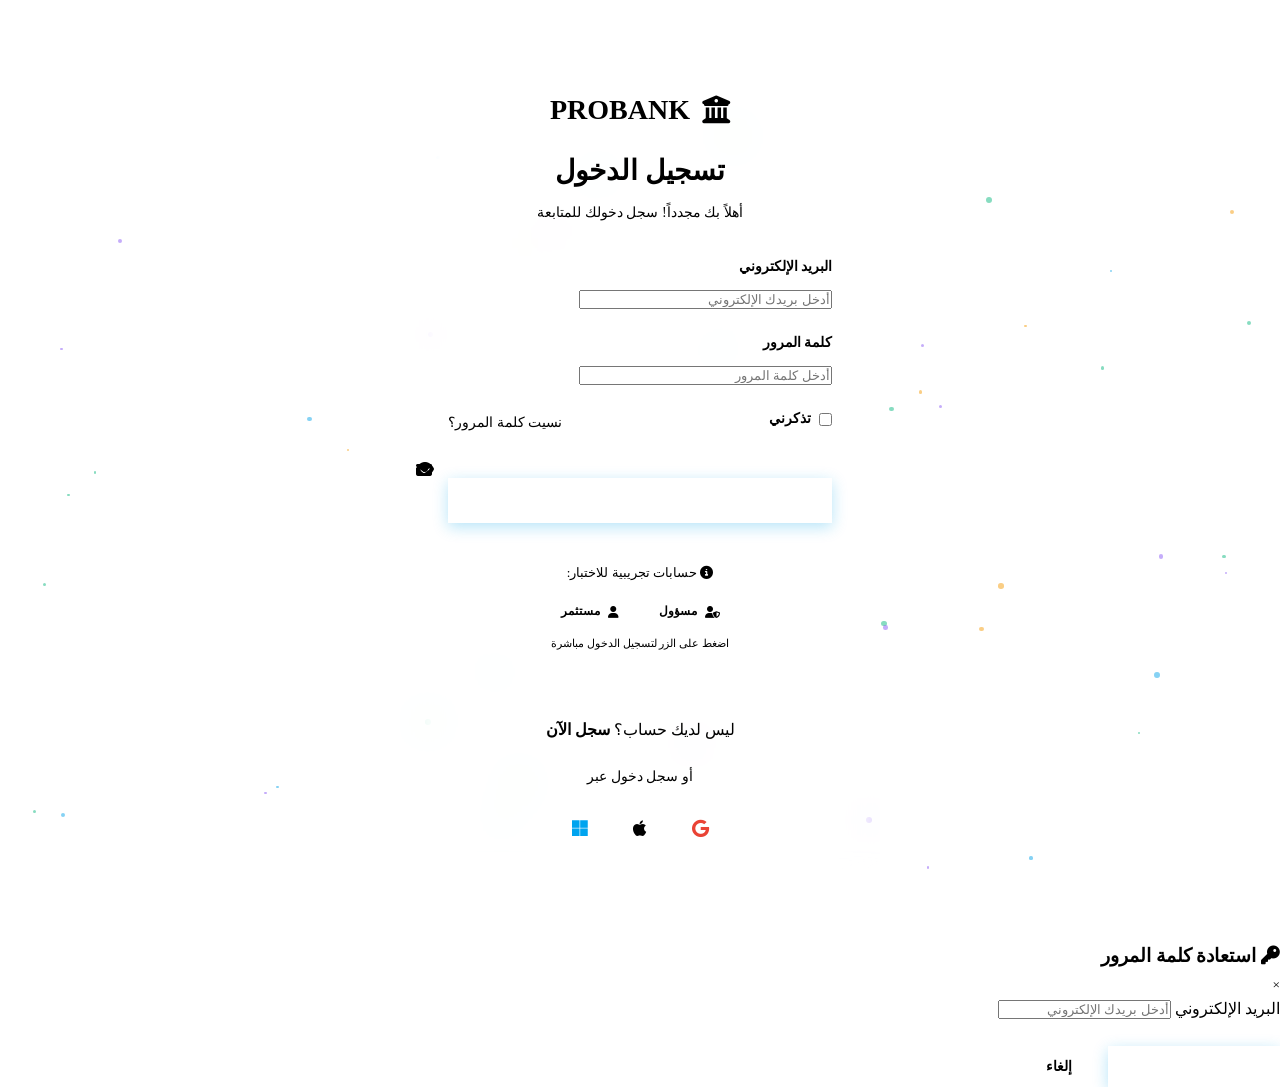
<file: transactions.html>
<!DOCTYPE html>
<html lang="ar" dir="rtl">
<head>
    <meta charset="UTF-8">
    <meta name="viewport" content="width=device-width, initial-scale=1.0">
    <title>PROBANK - المعاملات</title>
    <link rel="stylesheet" href="style.css">
    <link href="https://fonts.googleapis.com/css2?family=Cairo:wght@300;400;600;700;800&display=swap" rel="stylesheet">
    <link rel="stylesheet" href="https://cdnjs.cloudflare.com/ajax/libs/font-awesome/6.4.0/css/all.min.css">
</head>
<body>
    <div class="particles-container" id="particles"></div>

    <!-- Sidebar -->
    <aside class="sidebar" id="sidebar">
        <div class="sidebar-header">
            <div class="logo">
                <i class="fas fa-university"></i>
                <span>PROBANK</span>
            </div>
            <button class="sidebar-toggle" id="sidebarToggle">
                <i class="fas fa-bars"></i>
            </button>
        </div>
        <nav class="sidebar-nav">
            <a href="dashboard.html" class="nav-item">
                <i class="fas fa-home"></i>
                <span>الرئيسية</span>
            </a>
            <a href="transactions.html" class="nav-item active">
                <i class="fas fa-exchange-alt"></i>
                <span>المعاملات</span>
            </a>
            <a href="investments.html" class="nav-item">
                <i class="fas fa-chart-line"></i>
                <span>الاستثمارات</span>
            </a>
            <a href="reports.html" class="nav-item">
                <i class="fas fa-file-alt"></i>
                <span>التقارير</span>
            </a>
            <a href="academy.html" class="nav-item">
                <i class="fas fa-graduation-cap"></i>
                <span>الأكاديمية</span>
            </a>
            <a href="settings.html" class="nav-item">
                <i class="fas fa-cog"></i>
                <span>الإعدادات</span>
            </a>
            <div class="nav-divider"></div>
            <a href="admin.html" class="nav-item">
                <i class="fas fa-shield-alt"></i>
                <span>لوحة الإدارة</span>
            </a>
        </nav>
        <div class="sidebar-footer">
            <div class="user-info">
                <img src="https://ui-avatars.com/api/?name=Ahmed+Mohamed&background=0ea5e9&color=fff" alt="User" class="user-avatar">
                <div class="user-details">
                    <span class="user-name">أحمد محمد</span>
                    <span class="user-role">مستثمر</span>
                </div>
            </div>
        </div>
    </aside>

    <!-- Main Content -->
    <main class="main-content">
        <!-- Top Bar -->
        <header class="top-bar">
            <div class="search-box">
                <i class="fas fa-search"></i>
                <input type="text" placeholder="البحث في المعاملات...">
            </div>
            <div class="top-bar-actions">
                <button class="btn-icon" id="themeToggle">
                    <i class="fas fa-moon"></i>
                </button>
                <button class="btn-icon" id="notificationsBtn">
                    <i class="fas fa-bell"></i>
                    <span class="badge">3</span>
                </button>
                <div class="user-dropdown">
                    <img src="https://ui-avatars.com/api/?name=Ahmed+Mohamed&background=0ea5e9&color=fff" alt="User" class="user-avatar">
                </div>
            </div>
        </header>

        <!-- Transactions Content -->
        <div class="content-wrapper">
            <div class="page-header">
                <h1>المعاملات</h1>
                <p>سجل جميع العمليات المالية</p>
            </div>

            <!-- Stats Cards -->
            <div class="stats-grid">
                <div class="stat-card glass">
                    <div class="stat-icon" style="background: linear-gradient(135deg, #10b981, #059669);">
                        <i class="fas fa-arrow-down"></i>
                    </div>
                    <div class="stat-info">
                        <span class="stat-value">$25,000</span>
                        <span class="stat-label">إجمالي الإيداعات</span>
                    </div>
                    <div class="stat-trend up">
                        <i class="fas fa-arrow-up"></i>
                        <span>+15%</span>
                    </div>
                </div>
                <div class="stat-card glass">
                    <div class="stat-icon" style="background: linear-gradient(135deg, #ef4444, #dc2626);">
                        <i class="fas fa-arrow-up"></i>
                    </div>
                    <div class="stat-info">
                        <span class="stat-value">$8,500</span>
                        <span class="stat-label">إجمالي السحوبات</span>
                    </div>
                    <div class="stat-trend down">
                        <i class="fas fa-arrow-down"></i>
                        <span>-5%</span>
                    </div>
                </div>
                <div class="stat-card glass">
                    <div class="stat-icon" style="background: linear-gradient(135deg, #0ea5e9, #0284c7);">
                        <i class="fas fa-chart-line"></i>
                    </div>
                    <div class="stat-info">
                        <span class="stat-value">$35,000</span>
                        <span class="stat-label">إجمالي الاستثمارات</span>
                    </div>
                    <div class="stat-trend up">
                        <i class="fas fa-arrow-up"></i>
                        <span>+20%</span>
                    </div>
                </div>
                <div class="stat-card glass">
                    <div class="stat-icon" style="background: linear-gradient(135deg, #f59e0b, #d97706);">
                        <i class="fas fa-gift"></i>
                    </div>
                    <div class="stat-info">
                        <span class="stat-value">$2,450</span>
                        <span class="stat-label">إجمالي الأرباح</span>
                    </div>
                    <div class="stat-trend up">
                        <i class="fas fa-arrow-up"></i>
                        <span>+12%</span>
                    </div>
                </div>
            </div>

            <!-- Transactions Table -->
            <div class="content-card glass">
                <div class="card-header">
                    <h3><i class="fas fa-list"></i> سجل المعاملات</h3>
                    <div class="card-actions">
                        <button class="btn btn-primary btn-sm">
                            <i class="fas fa-plus"></i> معاملة جديدة
                        </button>
                        <button class="btn btn-outline btn-sm">
                            <i class="fas fa-download"></i> تصدير
                        </button>
                    </div>
                </div>

                <div class="table-filters">
                    <div class="filter-group">
                        <select class="form-input">
                            <option value="">جميع الأنواع</option>
                            <option value="deposit">إيداع</option>
                            <option value="withdraw">سحب</option>
                            <option value="investment">استثمار</option>
                            <option value="profit">أرباح</option>
                        </select>
                    </div>
                    <div class="filter-group">
                        <select class="form-input">
                            <option value="">جميع الحالات</option>
                            <option value="completed">مكتمل</option>
                            <option value="pending">قيد الانتظار</option>
                            <option value="failed">فاشل</option>
                        </select>
                    </div>
                    <div class="filter-group">
                        <input type="date" class="form-input">
                    </div>
                </div>

                <div class="table-responsive">
                    <table class="data-table">
                        <thead>
                            <tr>
                                <th>المعاملة</th>
                                <th>التاريخ</th>
                                <th>المبلغ</th>
                                <th>الحالة</th>
                                <th>الإجراءات</th>
                            </tr>
                        </thead>
                        <tbody>
                            <tr>
                                <td>
                                    <div class="project-cell">
                                        <div class="project-icon" style="background: linear-gradient(135deg, #10b981, #059669);">
                                            <i class="fas fa-arrow-down"></i>
                                        </div>
                                        <div>
                                            <span style="font-weight: 600;">إيداع</span>
                                            <span style="display: block; font-size: 12px; color: var(--text-muted);">بطاقة ائتمان</span>
                                        </div>
                                    </div>
                                </td>
                                <td>2024-06-27</td>
                                <td><span class="amount positive">+$5,000.00</span></td>
                                <td><span class="status-badge completed"><i class="fas fa-check-circle"></i> مكتمل</span></td>
                                <td>
                                    <div class="action-buttons">
                                        <button class="btn-icon-sm"><i class="fas fa-eye"></i></button>
                                        <button class="btn-icon-sm"><i class="fas fa-receipt"></i></button>
                                    </div>
                                </td>
                            </tr>
                            <tr>
                                <td>
                                    <div class="project-cell">
                                        <div class="project-icon" style="background: linear-gradient(135deg, #0ea5e9, #0284c7);">
                                            <i class="fas fa-chart-line"></i>
                                        </div>
                                        <div>
                                            <span style="font-weight: 600;">استثمار - العقارات</span>
                                            <span style="display: block; font-size: 12px; color: var(--text-muted);">صندوق العقارات السكنية</span>
                                        </div>
                                    </div>
                                </td>
                                <td>2024-06-25</td>
                                <td><span class="amount">-$10,000.00</span></td>
                                <td><span class="status-badge active"><i class="fas fa-circle"></i> نشط</span></td>
                                <td>
                                    <div class="action-buttons">
                                        <button class="btn-icon-sm"><i class="fas fa-eye"></i></button>
                                        <button class="btn-icon-sm"><i class="fas fa-receipt"></i></button>
                                    </div>
                                </td>
                            </tr>
                            <tr>
                                <td>
                                    <div class="project-cell">
                                        <div class="project-icon" style="background: linear-gradient(135deg, #f59e0b, #d97706);">
                                            <i class="fas fa-gift"></i>
                                        </div>
                                        <div>
                                            <span style="font-weight: 600;">أرباح - الطاقة</span>
                                            <span style="display: block; font-size: 12px; color: var(--text-muted);">توزيع أرباح ربع سنوي</span>
                                        </div>
                                    </div>
                                </td>
                                <td>2024-06-20</td>
                                <td><span class="amount positive">+$850.00</span></td>
                                <td><span class="status-badge completed"><i class="fas fa-check-circle"></i> مكتمل</span></td>
                                <td>
                                    <div class="action-buttons">
                                        <button class="btn-icon-sm"><i class="fas fa-eye"></i></button>
                                        <button class="btn-icon-sm"><i class="fas fa-receipt"></i></button>
                                    </div>
                                </td>
                            </tr>
                            <tr>
                                <td>
                                    <div class="project-cell">
                                        <div class="project-icon" style="background: linear-gradient(135deg, #ef4444, #dc2626);">
                                            <i class="fas fa-arrow-up"></i>
                                        </div>
                                        <div>
                                            <span style="font-weight: 600;">سحب</span>
                                            <span style="display: block; font-size: 12px; color: var(--text-muted);">تحويل بنكي</span>
                                        </div>
                                    </div>
                                </td>
                                <td>2024-06-15</td>
                                <td><span class="amount negative">-$2,000.00</span></td>
                                <td><span class="status-badge completed"><i class="fas fa-check-circle"></i> مكتمل</span></td>
                                <td>
                                    <div class="action-buttons">
                                        <button class="btn-icon-sm"><i class="fas fa-eye"></i></button>
                                        <button class="btn-icon-sm"><i class="fas fa-receipt"></i></button>
                                    </div>
                                </td>
                            </tr>
                            <tr>
                                <td>
                                    <div class="project-cell">
                                        <div class="project-icon" style="background: linear-gradient(135deg, #8b5cf6, #7c3aed);">
                                            <i class="fas fa-exchange-alt"></i>
                                        </div>
                                        <div>
                                            <span style="font-weight: 600;">تحويل داخلي</span>
                                            <span style="display: block; font-size: 12px; color: var(--text-muted);">إلى حساب سارة</span>
                                        </div>
                                    </div>
                                </td>
                                <td>2024-06-10</td>
                                <td><span class="amount negative">-$500.00</span></td>
                                <td><span class="status-badge completed"><i class="fas fa-check-circle"></i> مكتمل</span></td>
                                <td>
                                    <div class="action-buttons">
                                        <button class="btn-icon-sm"><i class="fas fa-eye"></i></button>
                                        <button class="btn-icon-sm"><i class="fas fa-receipt"></i></button>
                                    </div>
                                </td>
                            </tr>
                        </tbody>
                    </table>
                </div>

                <!-- Pagination -->
                <div class="pagination">
                    <button class="btn btn-sm btn-outline" disabled><i class="fas fa-chevron-right"></i></button>
                    <button class="btn btn-sm btn-primary">1</button>
                    <button class="btn btn-sm btn-outline">2</button>
                    <button class="btn btn-sm btn-outline">3</button>
                    <span class="pagination-dots">...</span>
                    <button class="btn btn-sm btn-outline">12</button>
                    <button class="btn btn-sm btn-outline"><i class="fas fa-chevron-left"></i></button>
                </div>
            </div>
        </div>
    </main>

    <script src="script.js"></script>
    <script>
        if (!isLoggedIn()) { window.location.href = "login.html"; }
    </script>
</body>
</html>
</file>
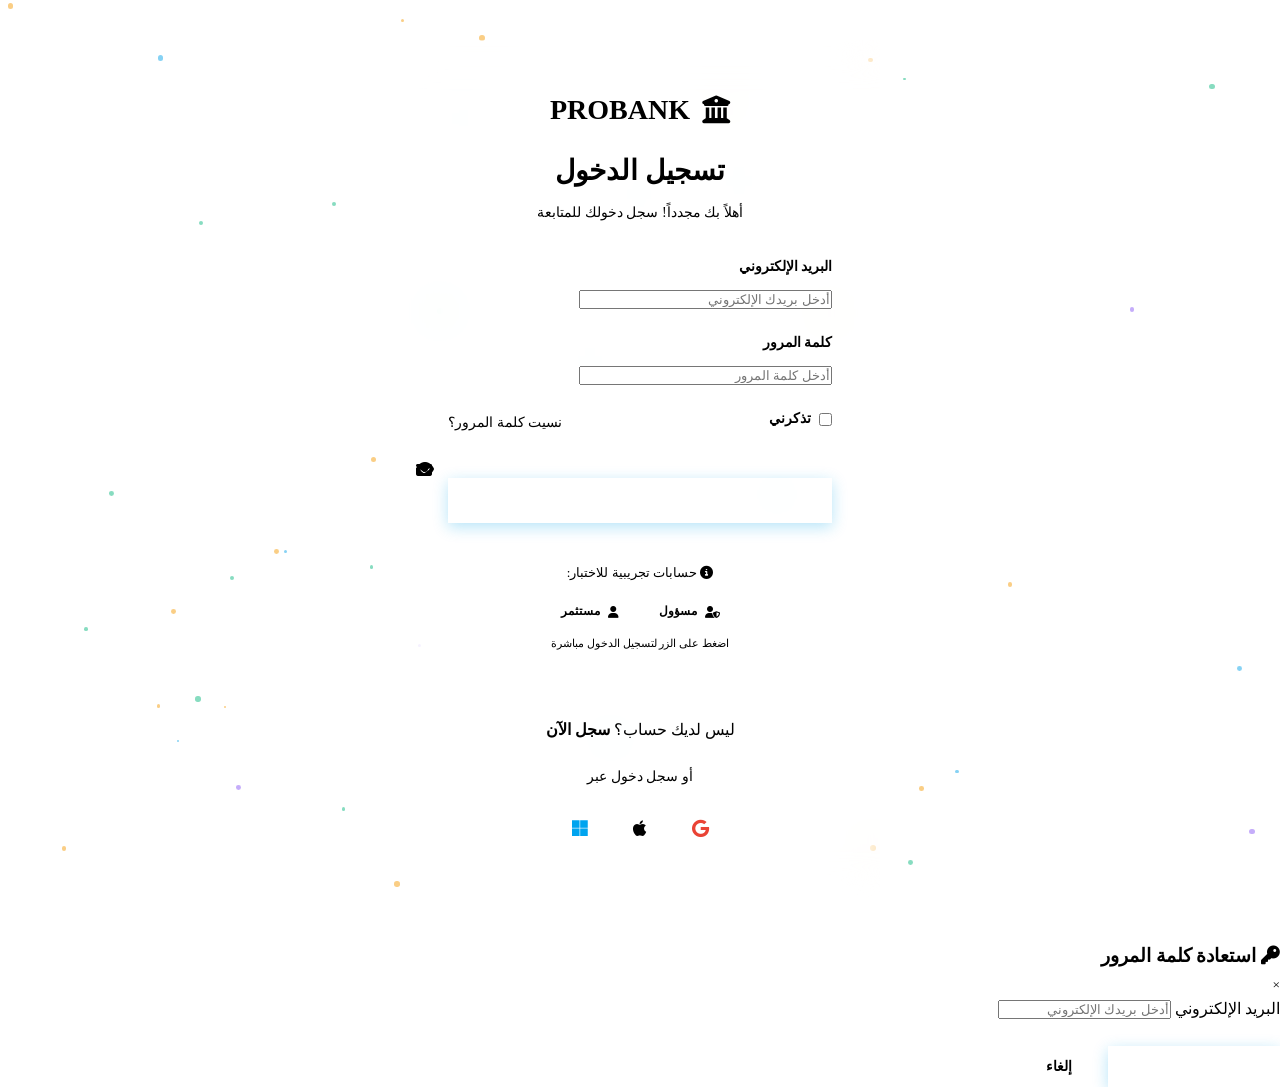
<file: users.html>
<!DOCTYPE html>
<html lang="ar" dir="rtl">
<head>
    <meta charset="UTF-8">
    <meta name="viewport" content="width=device-width, initial-scale=1.0">
    <title>PROBANK - إدارة المستخدمين</title>
    <link rel="stylesheet" href="style.css">
    <link href="https://fonts.googleapis.com/css2?family=Cairo:wght@300;400;600;700;800&display=swap" rel="stylesheet">
    <link rel="stylesheet" href="https://cdnjs.cloudflare.com/ajax/libs/font-awesome/6.4.0/css/all.min.css">
</head>
<body>
    <div class="particles-container" id="particles"></div>

    <!-- Sidebar -->
    <aside class="sidebar" id="sidebar">
        <div class="sidebar-header">
            <div class="logo">
                <i class="fas fa-university"></i>
                <span>PROBANK</span>
            </div>
            <button class="sidebar-toggle" id="sidebarToggle">
                <i class="fas fa-bars"></i>
            </button>
        </div>
        <nav class="sidebar-nav">
            <a href="dashboard.html" class="nav-item">
                <i class="fas fa-home"></i>
                <span>الرئيسية</span>
            </a>
            <a href="transactions.html" class="nav-item">
                <i class="fas fa-exchange-alt"></i>
                <span>المعاملات</span>
            </a>
            <a href="investments.html" class="nav-item">
                <i class="fas fa-chart-line"></i>
                <span>الاستثمارات</span>
            </a>
            <a href="reports.html" class="nav-item">
                <i class="fas fa-file-alt"></i>
                <span>التقارير</span>
            </a>
            <a href="academy.html" class="nav-item">
                <i class="fas fa-graduation-cap"></i>
                <span>الأكاديمية</span>
            </a>
            <a href="settings.html" class="nav-item">
                <i class="fas fa-cog"></i>
                <span>الإعدادات</span>
            </a>
            <div class="nav-divider"></div>
            <a href="admin.html" class="nav-item">
                <i class="fas fa-shield-alt"></i>
                <span>لوحة الإدارة</span>
            </a>
            <a href="users.html" class="nav-item active">
                <i class="fas fa-users"></i>
                <span>المستخدمين</span>
            </a>
            <a href="investments-admin.html" class="nav-item">
                <i class="fas fa-chart-pie"></i>
                <span>الاستثمارات</span>
            </a>
            <a href="transactions-admin.html" class="nav-item">
                <i class="fas fa-list-alt"></i>
                <span>المعاملات</span>
            </a>
            <a href="reports-admin.html" class="nav-item">
                <i class="fas fa-chart-bar"></i>
                <span>التقارير</span>
            </a>
            <a href="settings-admin.html" class="nav-item">
                <i class="fas fa-cogs"></i>
                <span>إعدادات النظام</span>
            </a>
        </nav>
        <div class="sidebar-footer">
            <div class="user-info">
                <img src="https://ui-avatars.com/api/?name=Admin+User&background=ef4444&color=fff" alt="Admin" class="user-avatar">
                <div class="user-details">
                    <span class="user-name">مدير النظام</span>
                    <span class="user-role">مسؤول</span>
                </div>
            </div>
        </div>
    </aside>

    <!-- Main Content -->
    <main class="main-content">
        <!-- Top Bar -->
        <header class="top-bar">
            <div class="search-box">
                <i class="fas fa-search"></i>
                <input type="text" placeholder="البحث في المستخدمين...">
            </div>
            <div class="top-bar-actions">
                <button class="btn-icon" id="themeToggle">
                    <i class="fas fa-moon"></i>
                </button>
                <button class="btn-icon" id="notificationsBtn">
                    <i class="fas fa-bell"></i>
                    <span class="badge">5</span>
                </button>
                <div class="user-dropdown">
                    <img src="https://ui-avatars.com/api/?name=Admin+User&background=ef4444&color=fff" alt="Admin" class="user-avatar">
                </div>
            </div>
        </header>

        <!-- Users Content -->
        <div class="content-wrapper">
            <div class="page-header">
                <h1>إدارة المستخدمين</h1>
                <p>إدارة حسابات المستخدمين والصلاحيات</p>
            </div>

            <!-- Stats Cards -->
            <div class="stats-grid">
                <div class="stat-card glass">
                    <div class="stat-icon" style="background: linear-gradient(135deg, #0ea5e9, #0284c7);">
                        <i class="fas fa-users"></i>
                    </div>
                    <div class="stat-info">
                        <span class="stat-value">12,458</span>
                        <span class="stat-label">إجمالي المستخدمين</span>
                    </div>
                    <div class="stat-trend up">
                        <i class="fas fa-arrow-up"></i>
                        <span>+8.5%</span>
                    </div>
                </div>
                <div class="stat-card glass">
                    <div class="stat-icon" style="background: linear-gradient(135deg, #10b981, #059669);">
                        <i class="fas fa-user-check"></i>
                    </div>
                    <div class="stat-info">
                        <span class="stat-value">11,234</span>
                        <span class="stat-label">مستخدمين نشطين</span>
                    </div>
                    <div class="stat-trend up">
                        <i class="fas fa-arrow-up"></i>
                        <span>+12%</span>
                    </div>
                </div>
                <div class="stat-card glass">
                    <div class="stat-icon" style="background: linear-gradient(135deg, #f59e0b, #d97706);">
                        <i class="fas fa-user-clock"></i>
                    </div>
                    <div class="stat-info">
                        <span class="stat-value">892</span>
                        <span class="stat-label">في انتظار التحقق</span>
                    </div>
                    <div class="stat-trend down">
                        <i class="fas fa-arrow-down"></i>
                        <span>-3%</span>
                    </div>
                </div>
                <div class="stat-card glass">
                    <div class="stat-icon" style="background: linear-gradient(135deg, #ef4444, #dc2626);">
                        <i class="fas fa-user-slash"></i>
                    </div>
                    <div class="stat-info">
                        <span class="stat-value">332</span>
                        <span class="stat-label">محظورين</span>
                    </div>
                    <div class="stat-trend down">
                        <i class="fas fa-arrow-down"></i>
                        <span>-1.2%</span>
                    </div>
                </div>
            </div>

            <!-- Users Table -->
            <div class="content-card glass">
                <div class="card-header">
                    <h3><i class="fas fa-users"></i> قائمة المستخدمين</h3>
                    <div class="card-actions">
                        <button class="btn btn-primary" onclick="showAddUserModal()">
                            <i class="fas fa-plus"></i> إضافة مستخدم
                        </button>
                        <button class="btn btn-outline">
                            <i class="fas fa-download"></i> تصدير
                        </button>
                    </div>
                </div>

                <!-- Filters -->
                <div class="table-filters">
                    <div class="filter-group">
                        <select class="form-input">
                            <option value="">جميع الحالات</option>
                            <option value="active">نشط</option>
                            <option value="pending">في الانتظار</option>
                            <option value="suspended">موقوف</option>
                            <option value="banned">محظور</option>
                        </select>
                    </div>
                    <div class="filter-group">
                        <select class="form-input">
                            <option value="">جميع الأدوار</option>
                            <option value="user">مستخدم</option>
                            <option value="investor">مستثمر</option>
                            <option value="admin">مسؤول</option>
                            <option value="superadmin">مدير عام</option>
                        </select>
                    </div>
                    <div class="filter-group">
                        <input type="date" class="form-input" placeholder="من تاريخ">
                    </div>
                </div>

                <div class="table-responsive">
                    <table class="data-table">
                        <thead>
                            <tr>
                                <th><input type="checkbox" class="select-all"></th>
                                <th>المستخدم</th>
                                <th>البريد الإلكتروني</th>
                                <th>الدور</th>
                                <th>الحالة</th>
                                <th>تاريخ التسجيل</th>
                                <th>آخر نشاط</th>
                                <th>الإجراءات</th>
                            </tr>
                        </thead>
                        <tbody>
                            <tr>
                                <td><input type="checkbox"></td>
                                <td>
                                    <div class="user-cell">
                                        <img src="https://ui-avatars.com/api/?name=Ahmed+Mohamed&background=0ea5e9&color=fff" alt="User">
                                        <div>
                                            <span class="user-name">أحمد محمد</span>
                                            <span class="user-id">#USR-001</span>
                                        </div>
                                    </div>
                                </td>
                                <td>ahmed.mohamed@email.com</td>
                                <td><span class="badge badge-primary">مستثمر</span></td>
                                <td><span class="status-badge active"><i class="fas fa-circle"></i> نشط</span></td>
                                <td>2024-01-15</td>
                                <td>منذ 5 دقائق</td>
                                <td>
                                    <div class="action-buttons">
                                        <button class="btn-icon-sm" title="عرض"><i class="fas fa-eye"></i></button>
                                        <button class="btn-icon-sm" title="تعديل"><i class="fas fa-edit"></i></button>
                                        <button class="btn-icon-sm" title="حظر"><i class="fas fa-ban"></i></button>
                                    </div>
                                </td>
                            </tr>
                            <tr>
                                <td><input type="checkbox"></td>
                                <td>
                                    <div class="user-cell">
                                        <img src="https://ui-avatars.com/api/?name=Sarah+Al+Saud&background=10b981&color=fff" alt="User">
                                        <div>
                                            <span class="user-name">سارة آل سعود</span>
                                            <span class="user-id">#USR-002</span>
                                        </div>
                                    </div>
                                </td>
                                <td>sarah.alsaud@email.com</td>
                                <td><span class="badge badge-success">مستخدم</span></td>
                                <td><span class="status-badge active"><i class="fas fa-circle"></i> نشط</span></td>
                                <td>2024-02-20</td>
                                <td>منذ ساعة</td>
                                <td>
                                    <div class="action-buttons">
                                        <button class="btn-icon-sm" title="عرض"><i class="fas fa-eye"></i></button>
                                        <button class="btn-icon-sm" title="تعديل"><i class="fas fa-edit"></i></button>
                                        <button class="btn-icon-sm" title="حظر"><i class="fas fa-ban"></i></button>
                                    </div>
                                </td>
                            </tr>
                            <tr>
                                <td><input type="checkbox"></td>
                                <td>
                                    <div class="user-cell">
                                        <img src="https://ui-avatars.com/api/?name=Khalid+Al+Rashid&background=f59e0b&color=fff" alt="User">
                                        <div>
                                            <span class="user-name">خالد الراشد</span>
                                            <span class="user-id">#USR-003</span>
                                        </div>
                                    </div>
                                </td>
                                <td>khalid.rashid@email.com</td>
                                <td><span class="badge badge-primary">مستثمر</span></td>
                                <td><span class="status-badge pending"><i class="fas fa-clock"></i> في الانتظار</span></td>
                                <td>2024-03-10</td>
                                <td>منذ يومين</td>
                                <td>
                                    <div class="action-buttons">
                                        <button class="btn-icon-sm" title="عرض"><i class="fas fa-eye"></i></button>
                                        <button class="btn-icon-sm" title="تعديل"><i class="fas fa-edit"></i></button>
                                        <button class="btn-icon-sm" title="حظر"><i class="fas fa-ban"></i></button>
                                    </div>
                                </td>
                            </tr>
                            <tr>
                                <td><input type="checkbox"></td>
                                <td>
                                    <div class="user-cell">
                                        <img src="https://ui-avatars.com/api/?name=Fatima+Al+Otaibi&background=8b5cf6&color=fff" alt="User">
                                        <div>
                                            <span class="user-name">فاطمة العتيبي</span>
                                            <span class="user-id">#USR-004</span>
                                        </div>
                                    </div>
                                </td>
                                <td>fatima.otaibi@email.com</td>
                                <td><span class="badge badge-warning">مسؤول</span></td>
                                <td><span class="status-badge active"><i class="fas fa-circle"></i> نشط</span></td>
                                <td>2024-01-05</td>
                                <td>منذ 30 دقيقة</td>
                                <td>
                                    <div class="action-buttons">
                                        <button class="btn-icon-sm" title="عرض"><i class="fas fa-eye"></i></button>
                                        <button class="btn-icon-sm" title="تعديل"><i class="fas fa-edit"></i></button>
                                        <button class="btn-icon-sm" title="حظر"><i class="fas fa-ban"></i></button>
                                    </div>
                                </td>
                            </tr>
                            <tr>
                                <td><input type="checkbox"></td>
                                <td>
                                    <div class="user-cell">
                                        <img src="https://ui-avatars.com/api/?name=Omar+Al+Harbi&background=ef4444&color=fff" alt="User">
                                        <div>
                                            <span class="user-name">عمر الحربي</span>
                                            <span class="user-id">#USR-005</span>
                                        </div>
                                    </div>
                                </td>
                                <td>omar.harbi@email.com</td>
                                <td><span class="badge badge-success">مستخدم</span></td>
                                <td><span class="status-badge suspended"><i class="fas fa-pause-circle"></i> موقوف</span></td>
                                <td>2024-02-01</td>
                                <td>منذ أسبوع</td>
                                <td>
                                    <div class="action-buttons">
                                        <button class="btn-icon-sm" title="عرض"><i class="fas fa-eye"></i></button>
                                        <button class="btn-icon-sm" title="تعديل"><i class="fas fa-edit"></i></button>
                                        <button class="btn-icon-sm" title="حظر"><i class="fas fa-ban"></i></button>
                                    </div>
                                </td>
                            </tr>
                            <tr>
                                <td><input type="checkbox"></td>
                                <td>
                                    <div class="user-cell">
                                        <img src="https://ui-avatars.com/api/?name=Nora+Al+Ghamdi&background=ec4899&color=fff" alt="User">
                                        <div>
                                            <span class="user-name">نورة الغامدي</span>
                                            <span class="user-id">#USR-006</span>
                                        </div>
                                    </div>
                                </td>
                                <td>nora.ghamdi@email.com</td>
                                <td><span class="badge badge-primary">مستثمر</span></td>
                                <td><span class="status-badge banned"><i class="fas fa-ban"></i> محظور</span></td>
                                <td>2024-01-20</td>
                                <td>منذ شهر</td>
                                <td>
                                    <div class="action-buttons">
                                        <button class="btn-icon-sm" title="عرض"><i class="fas fa-eye"></i></button>
                                        <button class="btn-icon-sm" title="تعديل"><i class="fas fa-edit"></i></button>
                                        <button class="btn-icon-sm" title="فك الحظر"><i class="fas fa-unlock"></i></button>
                                    </div>
                                </td>
                            </tr>
                        </tbody>
                    </table>
                </div>

                <!-- Pagination -->
                <div class="pagination">
                    <button class="btn btn-sm btn-outline" disabled><i class="fas fa-chevron-right"></i></button>
                    <button class="btn btn-sm btn-primary">1</button>
                    <button class="btn btn-sm btn-outline">2</button>
                    <button class="btn btn-sm btn-outline">3</button>
                    <span class="pagination-dots">...</span>
                    <button class="btn btn-sm btn-outline">124</button>
                    <button class="btn btn-sm btn-outline"><i class="fas fa-chevron-left"></i></button>
                </div>
            </div>
        </div>
    </main>

    <!-- Add User Modal -->
    <div class="modal" id="addUserModal">
        <div class="modal-content glass">
            <div class="modal-header">
                <h3><i class="fas fa-user-plus"></i> إضافة مستخدم جديد</h3>
                <button class="modal-close" onclick="closeAddUserModal()">&times;</button>
            </div>
            <form class="modal-form">
                <div class="form-row">
                    <div class="form-group">
                        <label>الاسم الأول</label>
                        <input type="text" class="form-input" placeholder="أدخل الاسم الأول">
                    </div>
                    <div class="form-group">
                        <label>الاسم الأخير</label>
                        <input type="text" class="form-input" placeholder="أدخل الاسم الأخير">
                    </div>
                </div>
                <div class="form-group">
                    <label>البريد الإلكتروني</label>
                    <input type="email" class="form-input" placeholder="أدخل البريد الإلكتروني">
                </div>
                <div class="form-row">
                    <div class="form-group">
                        <label>رقم الهاتف</label>
                        <input type="tel" class="form-input" placeholder="+966 50 000 0000">
                    </div>
                    <div class="form-group">
                        <label>الدور</label>
                        <select class="form-input">
                            <option value="user">مستخدم</option>
                            <option value="investor">مستثمر</option>
                            <option value="admin">مسؤول</option>
                        </select>
                    </div>
                </div>
                <div class="form-group">
                    <label>كلمة المرور</label>
                    <input type="password" class="form-input" placeholder="أدخل كلمة المرور">
                </div>
                <div class="form-actions">
                    <button type="submit" class="btn btn-primary">إضافة مستخدم</button>
                    <button type="button" class="btn btn-outline" onclick="closeAddUserModal()">إلغاء</button>
                </div>
            </form>
        </div>
    </div>

    <script src="script.js"></script>
    <script>
        if (!isLoggedIn()) { window.location.href = "login.html"; }
    </script>
</body>
</html>
</file>
<file: style.css>
css_code = '''/* ============================================
   PROBANK - Complete CSS Stylesheet
   Modern Dark Theme with Glassmorphism
   ============================================ */

/* CSS Variables */
:root {
    --primary: #0ea5e9;
    --primary-dark: #0284c7;
    --secondary: #8b5cf6;
    --success: #10b981;
    --warning: #f59e0b;
    --danger: #ef4444;
    --info: #06b6d4;

    --bg-dark: #0f172a;
    --bg-card: rgba(30, 41, 59, 0.7);
    --bg-glass: rgba(255, 255, 255, 0.05);
    --bg-glass-hover: rgba(255, 255, 255, 0.1);

    --text-primary: #f1f5f9;
    --text-secondary: #94a3b8;
    --text-muted: #64748b;

    --border-color: rgba(255, 255, 255, 0.1);
    --shadow: 0 8px 32px rgba(0, 0, 0, 0.3);
    --shadow-lg: 0 25px 50px rgba(0, 0, 0, 0.5);

    --radius: 16px;
    --radius-sm: 8px;
    --radius-lg: 24px;

    --transition: all 0.3s cubic-bezier(0.4, 0, 0.2, 1);
    --font-family: 'Cairo', sans-serif;
}

/* Reset & Base */
*, *::before, *::after {
    margin: 0;
    padding: 0;
    box-sizing: border-box;
}

html {
    scroll-behavior: smooth;
}

body {
    font-family: var(--font-family);
    background: var(--bg-dark);
    color: var(--text-primary);
    min-height: 100vh;
    overflow-x: hidden;
    line-height: 1.6;
}

a {
    text-decoration: none;
    color: inherit;
}

button {
    border: none;
    background: none;
    cursor: pointer;
    font-family: inherit;
}

img {
    max-width: 100%;
    display: block;
}

/* ============================================
   PAGE MANAGEMENT - إدارة الصفحات
   ============================================ */

.page {
    display: none;
    min-height: 100vh;
}

.page.active {
    display: block;
}

/* ============================================
   PARTICLES BACKGROUND
   ============================================ */
.particles-container {
    position: fixed;
    top: 0;
    left: 0;
    width: 100%;
    height: 100%;
    z-index: 0;
    pointer-events: none;
    overflow: hidden;
}

.particle {
    position: absolute;
    width: 4px;
    height: 4px;
    background: var(--primary);
    border-radius: 50%;
    opacity: 0.5;
    animation: float 15s infinite;
}

@keyframes float {
    0%, 100% { transform: translateY(0) translateX(0); opacity: 0; }
    10% { opacity: 0.5; }
    90% { opacity: 0.5; }
    100% { transform: translateY(-100vh) translateX(100px); opacity: 0; }
}

/* ============================================
   GLASS EFFECT
   ============================================ */
.glass {
    background: var(--bg-glass);
    backdrop-filter: blur(20px);
    -webkit-backdrop-filter: blur(20px);
    border: 1px solid var(--border-color);
    border-radius: var(--radius);
}

/* ============================================
   LANDING PAGE - الصفحة الرئيسية
   ============================================ */

/* Hero Section */
.hero {
    min-height: 100vh;
    display: flex;
    align-items: center;
    justify-content: center;
    text-align: center;
    padding: 100px 20px;
    position: relative;
    z-index: 1;
}

.hero-content {
    max-width: 800px;
}

.hero .logo {
    display: flex;
    align-items: center;
    justify-content: center;
    gap: 12px;
    font-size: 32px;
    font-weight: 800;
    color: var(--primary);
    margin-bottom: 24px;
}

.hero .logo i {
    font-size: 40px;
}

.hero h1 {
    font-size: 56px;
    font-weight: 800;
    margin-bottom: 24px;
    background: linear-gradient(135deg, var(--text-primary), var(--primary));
    -webkit-background-clip: text;
    -webkit-text-fill-color: transparent;
    background-clip: text;
}

.hero p {
    font-size: 20px;
    color: var(--text-secondary);
    margin-bottom: 40px;
    max-width: 600px;
    margin-left: auto;
    margin-right: auto;
}

.hero-buttons {
    display: flex;
    gap: 16px;
    justify-content: center;
    margin-bottom: 64px;
}

.hero-stats {
    display: flex;
    gap: 48px;
    justify-content: center;
}

.hero-stat {
    text-align: center;
}

.hero-stat-value {
    display: block;
    font-size: 36px;
    font-weight: 800;
    color: var(--primary);
}

.hero-stat-label {
    display: block;
    font-size: 14px;
    color: var(--text-secondary);
    margin-top: 4px;
}

/* Features Section */
.features {
    padding: 100px 20px;
    position: relative;
    z-index: 1;
}

.section-title {
    text-align: center;
    font-size: 36px;
    font-weight: 800;
    margin-bottom: 12px;
}

.section-subtitle {
    text-align: center;
    color: var(--text-secondary);
    font-size: 18px;
    margin-bottom: 48px;
}

.features-grid {
    display: grid;
    grid-template-columns: repeat(auto-fit, minmax(300px, 1fr));
    gap: 32px;
    max-width: 1200px;
    margin: 0 auto;
}

.feature-card {
    padding: 40px;
    text-align: center;
    transition: var(--transition);
}

.feature-card:hover {
    transform: translateY(-8px);
    box-shadow: var(--shadow-lg);
}

.feature-icon {
    width: 80px;
    height: 80px;
    border-radius: 50%;
    display: flex;
    align-items: center;
    justify-content: center;
    font-size: 32px;
    color: white;
    margin: 0 auto 24px;
}

.feature-card h3 {
    font-size: 22px;
    font-weight: 700;
    margin-bottom: 12px;
}

.feature-card p {
    color: var(--text-secondary);
    line-height: 1.8;
}

/* Investments Section */
.investments-section {
    padding: 100px 20px;
    position: relative;
    z-index: 1;
}

.investments-grid {
    display: grid;
    grid-template-columns: repeat(auto-fit, minmax(350px, 1fr));
    gap: 24px;
    max-width: 1200px;
    margin: 0 auto;
}

.investment-card {
    padding: 24px;
    transition: var(--transition);
}

.investment-card:hover {
    transform: translateY(-4px);
    box-shadow: var(--shadow-lg);
}

.investment-header {
    display: flex;
    align-items: center;
    justify-content: space-between;
    margin-bottom: 16px;
}

.investment-icon {
    width: 48px;
    height: 48px;
    border-radius: var(--radius);
    display: flex;
    align-items: center;
    justify-content: center;
    font-size: 20px;
    color: white;
}

.investment-status {
    padding: 6px 12px;
    border-radius: 20px;
    font-size: 12px;
    font-weight: 600;
}

.investment-status.active {
    background: rgba(16, 185, 129, 0.15);
    color: var(--success);
}

.investment-status.pending {
    background: rgba(245, 158, 11, 0.15);
    color: var(--warning);
}

.investment-card h4 {
    font-size: 18px;
    font-weight: 700;
    margin-bottom: 8px;
}

.investment-card > p {
    color: var(--text-secondary);
    font-size: 14px;
    margin-bottom: 16px;
}

.investment-details {
    display: grid;
    grid-template-columns: 1fr 1fr;
    gap: 12px;
    margin-bottom: 20px;
}

.detail-item {
    display: flex;
    flex-direction: column;
}

.detail-label {
    font-size: 12px;
    color: var(--text-muted);
}

.detail-value {
    font-weight: 700;
    color: var(--text-primary);
}

.investment-progress {
    margin-bottom: 20px;
}

.progress-info {
    display: flex;
    justify-content: space-between;
    font-size: 13px;
    margin-bottom: 8px;
    color: var(--text-secondary);
}

.progress-bar {
    height: 8px;
    background: var(--bg-glass);
    border-radius: 4px;
    overflow: hidden;
}

.progress-fill {
    height: 100%;
    background: linear-gradient(90deg, var(--primary), var(--secondary));
    border-radius: 4px;
    transition: width 0.5s ease;
}

/* Card Section */
.card-section {
    padding: 100px 20px;
    position: relative;
    z-index: 1;
    text-align: center;
}

.credit-card-3d {
    width: 360px;
    height: 220px;
    perspective: 1000px;
    margin: 40px auto;
}

.credit-card-inner {
    width: 100%;
    height: 100%;
    position: relative;
    transform-style: preserve-3d;
    transition: transform 0.6s;
}

.credit-card-3d:hover .credit-card-inner {
    transform: rotateY(180deg);
}

.credit-card-front,
.credit-card-back {
    position: absolute;
    width: 100%;
    height: 100%;
    backface-visibility: hidden;
    border-radius: var(--radius-lg);
    padding: 24px;
    display: flex;
    flex-direction: column;
    justify-content: space-between;
    color: white;
}

.credit-card-front {
    background: linear-gradient(135deg, #667eea 0%, #764ba2 100%);
}

.credit-card-back {
    background: linear-gradient(135deg, #764ba2 0%, #667eea 100%);
    transform: rotateY(180deg);
}

.card-top {
    display: flex;
    justify-content: space-between;
    align-items: center;
}

.card-logo {
    font-weight: 800;
    font-size: 18px;
}

.card-chip {
    font-size: 32px;
    margin: 10px 0;
}

.card-number {
    font-size: 22px;
    font-family: monospace;
    letter-spacing: 2px;
    margin: 10px 0;
}

.card-bottom {
    display: flex;
    justify-content: space-between;
}

.card-label {
    display: block;
    font-size: 10px;
    opacity: 0.8;
    text-transform: uppercase;
}

.card-holder,
.card-expiry {
    font-size: 14px;
    font-weight: 600;
}

.card-stripe {
    height: 40px;
    background: rgba(0,0,0,0.3);
    margin: -24px -24px 20px -24px;
    border-radius: var(--radius-lg) var(--radius-lg) 0 0;
}

.card-cvv {
    display: flex;
    align-items: center;
    gap: 8px;
}

.card-footer {
    display: flex;
    align-items: center;
    gap: 8px;
    font-size: 12px;
    opacity: 0.8;
}

/* CTA Section */
.cta-section {
    padding: 100px 20px;
    position: relative;
    z-index: 1;
    text-align: center;
}

.cta-content {
    max-width: 600px;
    margin: 0 auto;
    padding: 48px;
}

.cta-content h2 {
    font-size: 32px;
    font-weight: 800;
    margin-bottom: 16px;
}

.cta-content p {
    color: var(--text-secondary);
    margin-bottom: 32px;
}

/* Footer */
.footer {
    padding: 60px 20px 20px;
    position: relative;
    z-index: 1;
    border-top: 1px solid var(--border-color);
}

.footer-content {
    max-width: 1200px;
    margin: 0 auto;
    display: grid;
    grid-template-columns: 2fr 1fr 1fr;
    gap: 40px;
    margin-bottom: 40px;
}

.footer-brand .logo {
    display: flex;
    align-items: center;
    gap: 12px;
    font-size: 24px;
    font-weight: 800;
    color: var(--primary);
    margin-bottom: 12px;
}

.footer-brand p {
    color: var(--text-secondary);
    font-size: 14px;
}

.footer-column h4 {
    font-size: 16px;
    font-weight: 700;
    margin-bottom: 16px;
}

.footer-column a {
    display: block;
    color: var(--text-secondary);
    margin-bottom: 10px;
    font-size: 14px;
    transition: var(--transition);
}

.footer-column a:hover {
    color: var(--primary);
}

.footer-bottom {
    text-align: center;
    padding-top: 20px;
    border-top: 1px solid var(--border-color);
    color: var(--text-muted);
    font-size: 14px;
}

/* ============================================
   AUTH PAGES - صفحات تسجيل الدخول والتسجيل
   ============================================ */
.auth-page {
    min-height: 100vh;
    display: flex;
    align-items: center;
    justify-content: center;
    padding: 40px 20px;
    position: relative;
    z-index: 1;
}

.auth-container {
    width: 100%;
    max-width: 480px;
}

.auth-card {
    padding: 48px;
}

.auth-header {
    text-align: center;
    margin-bottom: 32px;
}

.auth-header .logo {
    display: flex;
    align-items: center;
    justify-content: center;
    gap: 12px;
    font-size: 28px;
    font-weight: 800;
    color: var(--primary);
    margin-bottom: 16px;
}

.auth-header h2 {
    font-size: 28px;
    font-weight: 700;
    margin-bottom: 8px;
}

.auth-header p {
    color: var(--text-secondary);
    font-size: 14px;
}

.auth-form .form-group {
    margin-bottom: 20px;
}

.auth-form label {
    display: block;
    margin-bottom: 8px;
    font-weight: 600;
    font-size: 14px;
}

.input-wrapper {
    position: relative;
}

.input-wrapper i:first-child {
    position: absolute;
    right: 16px;
    top: 50%;
    transform: translateY(-50%);
    color: var(--text-muted);
    font-size: 16px;
}

.input-wrapper .form-input {
    width: 100%;
    padding: 14px 16px 14px 48px;
    background: var(--bg-glass);
    border: 1px solid var(--border-color);
    border-radius: var(--radius-sm);
    color: var(--text-primary);
    font-family: inherit;
    font-size: 14px;
    transition: var(--transition);
}

.input-wrapper .form-input:focus {
    outline: none;
    border-color: var(--primary);
    box-shadow: 0 0 0 3px rgba(14, 165, 233, 0.1);
}

.input-wrapper .form-input::placeholder {
    color: var(--text-muted);
}

.password-input .form-input {
    padding-left: 80px;
}

.toggle-password {
    position: absolute;
    left: 16px;
    top: 50%;
    transform: translateY(-50%);
    color: var(--text-muted);
    cursor: pointer;
    font-size: 16px;
    transition: var(--transition);
}

.toggle-password:hover {
    color: var(--text-primary);
}

.form-options {
    display: flex;
    justify-content: space-between;
    align-items: center;
    margin-bottom: 24px;
    font-size: 14px;
}

.checkbox-wrapper {
    display: flex;
    align-items: center;
    gap: 8px;
    cursor: pointer;
    color: var(--text-secondary);
}

.checkbox-wrapper input[type="checkbox"] {
    width: 18px;
    height: 18px;
    accent-color: var(--primary);
}

.checkbox-wrapper.terms a {
    color: var(--primary);
}

.forgot-link {
    color: var(--primary);
    font-size: 14px;
}

.auth-footer {
    text-align: center;
    margin-top: 24px;
    padding-top: 24px;
    border-top: 1px solid var(--border-color);
}

.auth-footer p {
    color: var(--text-secondary);
    margin-bottom: 12px;
}

.auth-footer a {
    color: var(--primary);
    font-weight: 600;
}

.btn-text {
    color: var(--text-secondary);
    background: none;
    display: inline-flex;
    align-items: center;
    gap: 8px;
    font-size: 14px;
    transition: var(--transition);
}

.btn-text:hover {
    color: var(--text-primary);
}

/* Steps Indicator */
.steps-indicator {
    display: flex;
    align-items: center;
    justify-content: center;
    gap: 16px;
    margin-bottom: 32px;
}

.step {
    width: 40px;
    height: 40px;
    border-radius: 50%;
    display: flex;
    align-items: center;
    justify-content: center;
    background: var(--bg-glass);
    border: 2px solid var(--border-color);
    color: var(--text-muted);
    font-weight: 700;
    transition: var(--transition);
    flex-shrink: 0;
}

.step.active {
    background: var(--primary);
    border-color: var(--primary);
    color: white;
}

.step.completed {
    background: var(--success);
    border-color: var(--success);
    color: white;
}

.step-line {
    width: 60px;
    height: 2px;
    background: var(--border-color);
    transition: var(--transition);
}

.step-line.completed {
    background: var(--success);
}

/* Form Steps */
.form-step {
    display: none;
}

.form-step.active {
    display: block;
    animation: fadeIn 0.4s ease;
}

.password-strength {
    margin-top: 8px;
}

.strength-bar {
    height: 4px;
    background: var(--bg-glass);
    border-radius: 2px;
    overflow: hidden;
}

.strength-fill {
    height: 100%;
    width: 0%;
    border-radius: 2px;
    transition: width 0.3s ease;
}

.strength-text {
    font-size: 12px;
    color: var(--text-muted);
    margin-top: 4px;
    display: block;
}

/* ============================================
   BUTTONS
   ============================================ */
.btn {
    display: inline-flex;
    align-items: center;
    justify-content: center;
    gap: 8px;
    padding: 12px 24px;
    border-radius: var(--radius-sm);
    font-family: inherit;
    font-size: 14px;
    font-weight: 600;
    cursor: pointer;
    transition: var(--transition);
    border: none;
}

.btn-primary {
    background: linear-gradient(135deg, var(--primary), var(--primary-dark));
    color: white;
    box-shadow: 0 4px 15px rgba(14, 165, 233, 0.3);
}

.btn-primary:hover {
    transform: translateY(-2px);
    box-shadow: 0 8px 25px rgba(14, 165, 233, 0.4);
}

.btn-primary:disabled {
    opacity: 0.5;
    cursor: not-allowed;
    transform: none;
}

.btn-outline {
    background: transparent;
    color: var(--text-secondary);
    border: 1px solid var(--border-color);
}

.btn-outline:hover {
    background: var(--bg-glass-hover);
    color: var(--text-primary);
    border-color: var(--primary);
}

.btn-lg {
    padding: 16px 32px;
    font-size: 16px;
}

.btn-sm {
    padding: 8px 16px;
    font-size: 13px;
}

.btn-block {
    width: 100%;
    margin-top: 16px;
}

/* ============================================
   DASHBOARD - لوحة التحكم
   ============================================ */

/* Sidebar */
.sidebar {
    position: fixed;
    top: 0;
    right: 0;
    width: 280px;
    height: 100vh;
    background: rgba(15, 23, 42, 0.95);
    backdrop-filter: blur(20px);
    border-left: 1px solid var(--border-color);
    z-index: 1000;
    display: flex;
    flex-direction: column;
    transition: var(--transition);
}

.sidebar.collapsed {
    width: 80px;
}

.sidebar.collapsed .logo-text,
.sidebar.collapsed .nav-item span,
.sidebar.collapsed .user-details {
    display: none;
}

.sidebar-header {
    padding: 24px;
    display: flex;
    align-items: center;
    justify-content: space-between;
    border-bottom: 1px solid var(--border-color);
}

.sidebar-header .logo {
    display: flex;
    align-items: center;
    gap: 12px;
    font-size: 24px;
    font-weight: 800;
    color: var(--primary);
}

.sidebar-header .logo i {
    font-size: 32px;
}

.sidebar-toggle {
    color: var(--text-secondary);
    font-size: 20px;
    padding: 8px;
    border-radius: var(--radius-sm);
    transition: var(--transition);
}

.sidebar-toggle:hover {
    background: var(--bg-glass-hover);
    color: var(--text-primary);
}

.sidebar-nav {
    flex: 1;
    padding: 16px 12px;
    overflow-y: auto;
}

.nav-item {
    display: flex;
    align-items: center;
    gap: 12px;
    padding: 14px 16px;
    border-radius: var(--radius-sm);
    color: var(--text-secondary);
    transition: var(--transition);
    margin-bottom: 4px;
    font-size: 14px;
    font-weight: 600;
}

.nav-item:hover {
    background: var(--bg-glass-hover);
    color: var(--text-primary);
}

.nav-item.active {
    background: linear-gradient(135deg, var(--primary), var(--primary-dark));
    color: white;
    box-shadow: 0 4px 15px rgba(14, 165, 233, 0.3);
}

.nav-item i {
    font-size: 20px;
    width: 24px;
    text-align: center;
}

.nav-divider {
    height: 1px;
    background: var(--border-color);
    margin: 16px 12px;
}

.sidebar-footer {
    padding: 16px;
    border-top: 1px solid var(--border-color);
}

.user-info {
    display: flex;
    align-items: center;
    gap: 12px;
}

.user-avatar {
    width: 40px;
    height: 40px;
    border-radius: 50%;
    border: 2px solid var(--primary);
}

.user-details {
    display: flex;
    flex-direction: column;
}

.user-name {
    font-weight: 600;
    color: var(--text-primary);
    font-size: 14px;
}

.user-role {
    font-size: 12px;
    color: var(--text-muted);
}

/* Main Content */
.main-content {
    margin-right: 280px;
    min-height: 100vh;
    position: relative;
    z-index: 1;
    transition: var(--transition);
}

.sidebar.collapsed ~ .main-content {
    margin-right: 80px;
}

/* Top Bar */
.top-bar {
    display: flex;
    align-items: center;
    justify-content: space-between;
    padding: 20px 32px;
    background: rgba(15, 23, 42, 0.8);
    backdrop-filter: blur(20px);
    border-bottom: 1px solid var(--border-color);
    position: sticky;
    top: 0;
    z-index: 100;
}

.search-box {
    position: relative;
    width: 400px;
}

.search-box i {
    position: absolute;
    right: 16px;
    top: 50%;
    transform: translateY(-50%);
    color: var(--text-muted);
}

.search-box input {
    width: 100%;
    padding: 12px 16px 12px 48px;
    background: var(--bg-glass);
    border: 1px solid var(--border-color);
    border-radius: var(--radius-lg);
    color: var(--text-primary);
    font-family: inherit;
    font-size: 14px;
    transition: var(--transition);
}

.search-box input:focus {
    outline: none;
    border-color: var(--primary);
    box-shadow: 0 0 0 3px rgba(14, 165, 233, 0.1);
}

.search-box input::placeholder {
    color: var(--text-muted);
}

.top-bar-actions {
    display: flex;
    align-items: center;
    gap: 12px;
}

.btn-icon {
    position: relative;
    width: 44px;
    height: 44px;
    display: flex;
    align-items: center;
    justify-content: center;
    border-radius: 50%;
    color: var(--text-secondary);
    background: var(--bg-glass);
    border: 1px solid var(--border-color);
    transition: var(--transition);
    font-size: 18px;
}

.btn-icon:hover {
    background: var(--bg-glass-hover);
    color: var(--text-primary);
}

.btn-icon .badge {
    position: absolute;
    top: -4px;
    left: -4px;
    width: 20px;
    height: 20px;
    background: var(--danger);
    color: white;
    font-size: 11px;
    font-weight: 700;
    border-radius: 50%;
    display: flex;
    align-items: center;
    justify-content: center;
}

.user-dropdown {
    cursor: pointer;
}

.user-dropdown .user-avatar {
    width: 44px;
    height: 44px;
    border: none;
}

/* Content Wrapper */
.content-wrapper {
    padding: 32px;
}

.page-header {
    margin-bottom: 32px;
}

.page-header h1 {
    font-size: 32px;
    font-weight: 800;
    margin-bottom: 8px;
    background: linear-gradient(135deg, var(--text-primary), var(--primary));
    -webkit-background-clip: text;
    -webkit-text-fill-color: transparent;
    background-clip: text;
}

.page-header p {
    color: var(--text-secondary);
    font-size: 16px;
}

/* Dashboard Tabs */
.dashboard-tab {
    display: none;
}

.dashboard-tab.active {
    display: block;
    animation: fadeIn 0.4s ease;
}

/* Stats Grid */
.stats-grid {
    display: grid;
    grid-template-columns: repeat(auto-fit, minmax(260px, 1fr));
    gap: 24px;
    margin-bottom: 32px;
}

.stat-card {
    padding: 24px;
    display: flex;
    align-items: center;
    gap: 16px;
    transition: var(--transition);
}

.stat-card:hover {
    transform: translateY(-4px);
    box-shadow: var(--shadow-lg);
}

.stat-icon {
    width: 60px;
    height: 60px;
    border-radius: var(--radius);
    display: flex;
    align-items: center;
    justify-content: center;
    font-size: 24px;
    color: white;
    flex-shrink: 0;
}

.stat-info {
    flex: 1;
}

.stat-value {
    display: block;
    font-size: 28px;
    font-weight: 800;
    color: var(--text-primary);
}

.stat-label {
    display: block;
    font-size: 14px;
    color: var(--text-secondary);
    margin-top: 4px;
}

.stat-trend {
    display: flex;
    align-items: center;
    gap: 4px;
    font-size: 14px;
    font-weight: 600;
    padding: 6px 12px;
    border-radius: 20px;
}

.stat-trend.up {
    color: var(--success);
    background: rgba(16, 185, 129, 0.1);
}

.stat-trend.down {
    color: var(--danger);
    background: rgba(239, 68, 68, 0.1);
}

/* Charts Row */
.charts-row {
    display: grid;
    grid-template-columns: repeat(auto-fit, minmax(400px, 1fr));
    gap: 24px;
    margin-bottom: 24px;
}

.chart-card {
    padding: 24px;
}

.chart-header {
    margin-bottom: 20px;
}

.chart-header h4 {
    font-size: 16px;
    font-weight: 700;
    display: flex;
    align-items: center;
    gap: 8px;
}

.chart-header h4 i {
    color: var(--primary);
}

.chart-placeholder {
    height: 300px;
    display: flex;
    align-items: center;
    justify-content: center;
    background: var(--bg-glass);
    border-radius: var(--radius-sm);
    color: var(--text-muted);
}

/* Content Cards */
.content-card {
    padding: 24px;
    margin-bottom: 24px;
}

.card-header {
    display: flex;
    align-items: center;
    justify-content: space-between;
    margin-bottom: 24px;
}

.card-header h3 {
    font-size: 20px;
    font-weight: 700;
    display: flex;
    align-items: center;
    gap: 10px;
}

.card-header h3 i {
    color: var(--primary);
}

/* Tables */
.table-responsive {
    overflow-x: auto;
}

.data-table {
    width: 100%;
    border-collapse: collapse;
}

.data-table th {
    text-align: right;
    padding: 16px;
    font-weight: 600;
    color: var(--text-secondary);
    font-size: 13px;
    text-transform: uppercase;
    letter-spacing: 0.5px;
    border-bottom: 1px solid var(--border-color);
}

.data-table td {
    padding: 16px;
    border-bottom: 1px solid var(--border-color);
    color: var(--text-primary);
    font-size: 14px;
}

.data-table tr:hover td {
    background: var(--bg-glass-hover);
}

/* Table Filters */
.table-filters {
    display: flex;
    gap: 12px;
    margin-bottom: 24px;
    flex-wrap: wrap;
}

.filter-group {
    flex: 1;
    min-width: 200px;
}

.filter-group select,
.filter-group input {
    width: 100%;
}

/* Badges */
.badge {
    display: inline-flex;
    align-items: center;
    gap: 6px;
    padding: 6px 12px;
    border-radius: 20px;
    font-size: 12px;
    font-weight: 600;
}

.badge-primary {
    background: rgba(14, 165, 233, 0.15);
    color: var(--primary);
}

.badge-success {
    background: rgba(16, 185, 129, 0.15);
    color: var(--success);
}

.badge-warning {
    background: rgba(245, 158, 11, 0.15);
    color: var(--warning);
}

.badge-danger {
    background: rgba(239, 68, 68, 0.15);
    color: var(--danger);
}

.badge-info {
    background: rgba(6, 182, 212, 0.15);
    color: var(--info);
}

/* Status Badges */
.status-badge {
    display: inline-flex;
    align-items: center;
    gap: 6px;
    padding: 6px 12px;
    border-radius: 20px;
    font-size: 12px;
    font-weight: 600;
}

.status-badge.completed {
    background: rgba(16, 185, 129, 0.15);
    color: var(--success);
}

.status-badge.pending {
    background: rgba(245, 158, 11, 0.15);
    color: var(--warning);
}

.status-badge.failed {
    background: rgba(239, 68, 68, 0.15);
    color: var(--danger);
}

.status-badge i {
    font-size: 10px;
}

/* Amount Colors */
.amount {
    font-weight: 700;
}

.amount.positive {
    color: var(--success);
}

.amount.negative {
    color: var(--danger);
}

.tx-id {
    font-family: monospace;
    font-size: 13px;
    color: var(--text-muted);
}

/* ============================================
   SETTINGS - الإعدادات
   ============================================ */
.settings-nav {
    display: flex;
    gap: 8px;
    margin-bottom: 32px;
    flex-wrap: wrap;
}

.settings-nav-item {
    display: flex;
    align-items: center;
    gap: 8px;
    padding: 12px 20px;
    border-radius: var(--radius-sm);
    color: var(--text-secondary);
    background: var(--bg-glass);
    border: 1px solid var(--border-color);
    cursor: pointer;
    transition: var(--transition);
    font-family: inherit;
    font-size: 14px;
    font-weight: 600;
}

.settings-nav-item:hover {
    background: var(--bg-glass-hover);
    color: var(--text-primary);
}

.settings-nav-item.active {
    background: linear-gradient(135deg, var(--primary), var(--primary-dark));
    color: white;
    border-color: var(--primary);
}

.settings-tab {
    display: none;
}

.settings-tab.active {
    display: block;
    animation: fadeIn 0.4s ease;
}

.settings-card {
    padding: 32px;
    margin-bottom: 24px;
}

.settings-card-header {
    margin-bottom: 24px;
}

.settings-card-header h3 {
    font-size: 18px;
    font-weight: 700;
    display: flex;
    align-items: center;
    gap: 10px;
}

.settings-card-header h3 i {
    color: var(--primary);
}

/* Profile Photo */
.profile-photo-section {
    display: flex;
    align-items: center;
    gap: 24px;
    margin-bottom: 32px;
}

.profile-photo-wrapper {
    position: relative;
    width: 120px;
    height: 120px;
}

.profile-photo {
    width: 100%;
    height: 100%;
    border-radius: 50%;
    border: 4px solid var(--primary);
    object-fit: cover;
}

.change-photo-btn {
    position: absolute;
    bottom: 0;
    left: 0;
    width: 40px;
    height: 40px;
    border-radius: 50%;
    background: var(--primary);
    color: white;
    display: flex;
    align-items: center;
    justify-content: center;
    border: 3px solid var(--bg-dark);
    cursor: pointer;
    transition: var(--transition);
}

.change-photo-btn:hover {
    transform: scale(1.1);
}

.profile-photo-actions {
    display: flex;
    gap: 12px;
}

/* Form Actions */
.form-actions {
    display: flex;
    gap: 12px;
    margin-top: 24px;
}

/* Form Row */
.form-row {
    display: grid;
    grid-template-columns: 1fr 1fr;
    gap: 16px;
}

/* Report Filters */
.report-filters {
    display: flex;
    gap: 16px;
    flex-wrap: wrap;
    align-items: flex-end;
}

.report-filters .filter-group {
    min-width: 150px;
}

.report-filters .filter-group label {
    display: block;
    margin-bottom: 8px;
    font-size: 13px;
    color: var(--text-secondary);
}

/* Courses Grid */
.courses-grid {
    display: grid;
    grid-template-columns: repeat(auto-fit, minmax(300px, 1fr));
    gap: 24px;
}

.course-card {
    padding: 24px;
    transition: var(--transition);
}

.course-card:hover {
    transform: translateY(-4px);
    box-shadow: var(--shadow-lg);
}

.course-image {
    width: 100%;
    height: 180px;
    border-radius: var(--radius-sm);
    background: linear-gradient(135deg, var(--primary), var(--secondary));
    display: flex;
    align-items: center;
    justify-content: center;
    font-size: 48px;
    color: white;
    margin-bottom: 16px;
}

.course-card h4 {
    font-size: 18px;
    font-weight: 700;
    margin-bottom: 8px;
}

.course-card p {
    color: var(--text-secondary);
    font-size: 14px;
    margin-bottom: 16px;
}

.course-progress {
    margin-top: 16px;
}

.course-progress-bar {
    height: 6px;
    background: var(--bg-glass);
    border-radius: 3px;
    overflow: hidden;
    margin-bottom: 8px;
}

.course-progress-fill {
    height: 100%;
    background: linear-gradient(90deg, var(--primary), var(--secondary));
    border-radius: 3px;
    transition: width 0.5s ease;
}

/* ============================================
   TOAST NOTIFICATIONS
   ============================================ */
.toast-container {
    position: fixed;
    top: 20px;
    left: 20px;
    z-index: 3000;
    display: flex;
    flex-direction: column;
    gap: 12px;
}

.toast {
    padding: 16px 24px;
    border-radius: var(--radius-sm);
    background: var(--bg-card);
    border: 1px solid var(--border-color);
    box-shadow: var(--shadow-lg);
    display: flex;
    align-items: center;
    gap: 12px;
    animation: slideIn 0.3s ease;
    min-width: 300px;
}

.toast.success {
    border-right: 4px solid var(--success);
}

.toast.error {
    border-right: 4px solid var(--danger);
}

.toast.warning {
    border-right: 4px solid var(--warning);
}

@keyframes slideIn {
    from { transform: translateX(-100%); opacity: 0; }
    to { transform: translateX(0); opacity: 1; }
}

/* ============================================
   TEXT COLORS
   ============================================ */
.text-success { color: var(--success); }
.text-danger { color: var(--danger); }
.text-warning { color: var(--warning); }
.text-primary { color: var(--primary); }
.text-secondary { color: var(--text-secondary); }
.text-muted { color: var(--text-muted); }

/* ============================================
   SCROLLBAR
   ============================================ */
::-webkit-scrollbar {
    width: 8px;
    height: 8px;
}

::-webkit-scrollbar-track {
    background: var(--bg-dark);
}

::-webkit-scrollbar-thumb {
    background: var(--bg-glass-hover);
    border-radius: 4px;
}

::-webkit-scrollbar-thumb:hover {
    background: var(--primary);
}

/* ============================================
   ANIMATIONS
   ============================================ */
@keyframes fadeIn {
    from { opacity: 0; transform: translateY(20px); }
    to { opacity: 1; transform: translateY(0); }
}

.fade-in {
    animation: fadeIn 0.6s ease forwards;
}

/* ============================================
   LOADING
   ============================================ */
.loading {
    display: inline-block;
    width: 20px;
    height: 20px;
    border: 3px solid var(--bg-glass);
    border-top-color: var(--primary);
    border-radius: 50%;
    animation: spin 1s linear infinite;
}

@keyframes spin {
    to { transform: rotate(360deg); }
}

/* ============================================
   LIGHT THEME
   ============================================ */
body.light-theme {
    --bg-dark: #f1f5f9;
    --bg-card: rgba(255, 255, 255, 0.8);
    --bg-glass: rgba(255, 255, 255, 0.5);
    --bg-glass-hover: rgba(255, 255, 255, 0.8);
    --text-primary: #1e293b;
    --text-secondary: #64748b;
    --text-muted: #94a3b8;
    --border-color: rgba(0, 0, 0, 0.1);
    --shadow: 0 8px 32px rgba(0, 0, 0, 0.1);
    --shadow-lg: 0 25px 50px rgba(0, 0, 0, 0.15);
}

body.light-theme .sidebar {
    background: rgba(255, 255, 255, 0.95);
}

body.light-theme .top-bar {
    background: rgba(255, 255, 255, 0.8);
}

body.light-theme .hero h1 {
    background: linear-gradient(135deg, #1e293b, #0ea5e9);
    -webkit-background-clip: text;
    -webkit-text-fill-color: transparent;
    background-clip: text;
}

/* ============================================
   RESPONSIVE
   ============================================ */
@media (max-width: 1024px) {
    .sidebar {
        transform: translateX(100%);
    }

    .sidebar.active {
        transform: translateX(0);
    }

    .main-content {
        margin-right: 0;
    }

    .stats-grid {
        grid-template-columns: repeat(2, 1fr);
    }
    
    .footer-content {
        grid-template-columns: 1fr 1fr;
    }
}

@media (max-width: 768px) {
    .hero h1 {
        font-size: 36px;
    }
    
    .hero-stats {
        flex-direction: column;
        gap: 24px;
    }
    
    .hero-buttons {
        flex-direction: column;
    }
    
    .content-wrapper {
        padding: 16px;
    }

    .stats-grid {
        grid-template-columns: 1fr;
    }

    .form-row {
        grid-template-columns: 1fr;
    }

    .search-box {
        width: 200px;
    }

    .charts-row {
        grid-template-columns: 1fr;
    }

    .investments-grid {
        grid-template-columns: 1fr;
    }

    .settings-nav {
        overflow-x: auto;
        flex-wrap: nowrap;
        padding-bottom: 8px;
    }

    .table-filters {
        flex-direction: column;
    }

    .filter-group {
        min-width: 100%;
    }

    .report-filters {
        flex-direction: column;
    }

    .report-filters .filter-group {
        min-width: 100%;
    }
    
    .footer-content {
        grid-template-columns: 1fr;
        text-align: center;
    }
    
    .footer-brand .logo {
        justify-content: center;
    }
    
    .credit-card-3d {
        width: 300px;
        height: 190px;
    }
    
    .auth-card {
        padding: 24px;
    }
    
    .steps-indicator {
        gap: 8px;
    }
    
    .step-line {
        width: 30px;
    }
}

@media (max-width: 480px) {
    .hero h1 {
        font-size: 28px;
    }
    
    .section-title {
        font-size: 24px;
    }
    
    .features-grid,
    .investments-grid {
        grid-template-columns: 1fr;
    }
}
'''

# Save the CSS file
with open('/mnt/agents/output/style.css', 'w', encoding='utf-8') as f:
    f.write(css_code)

print("CSS file saved successfully!")
print(f"File size: {len(css_code)} characters")
</file>
